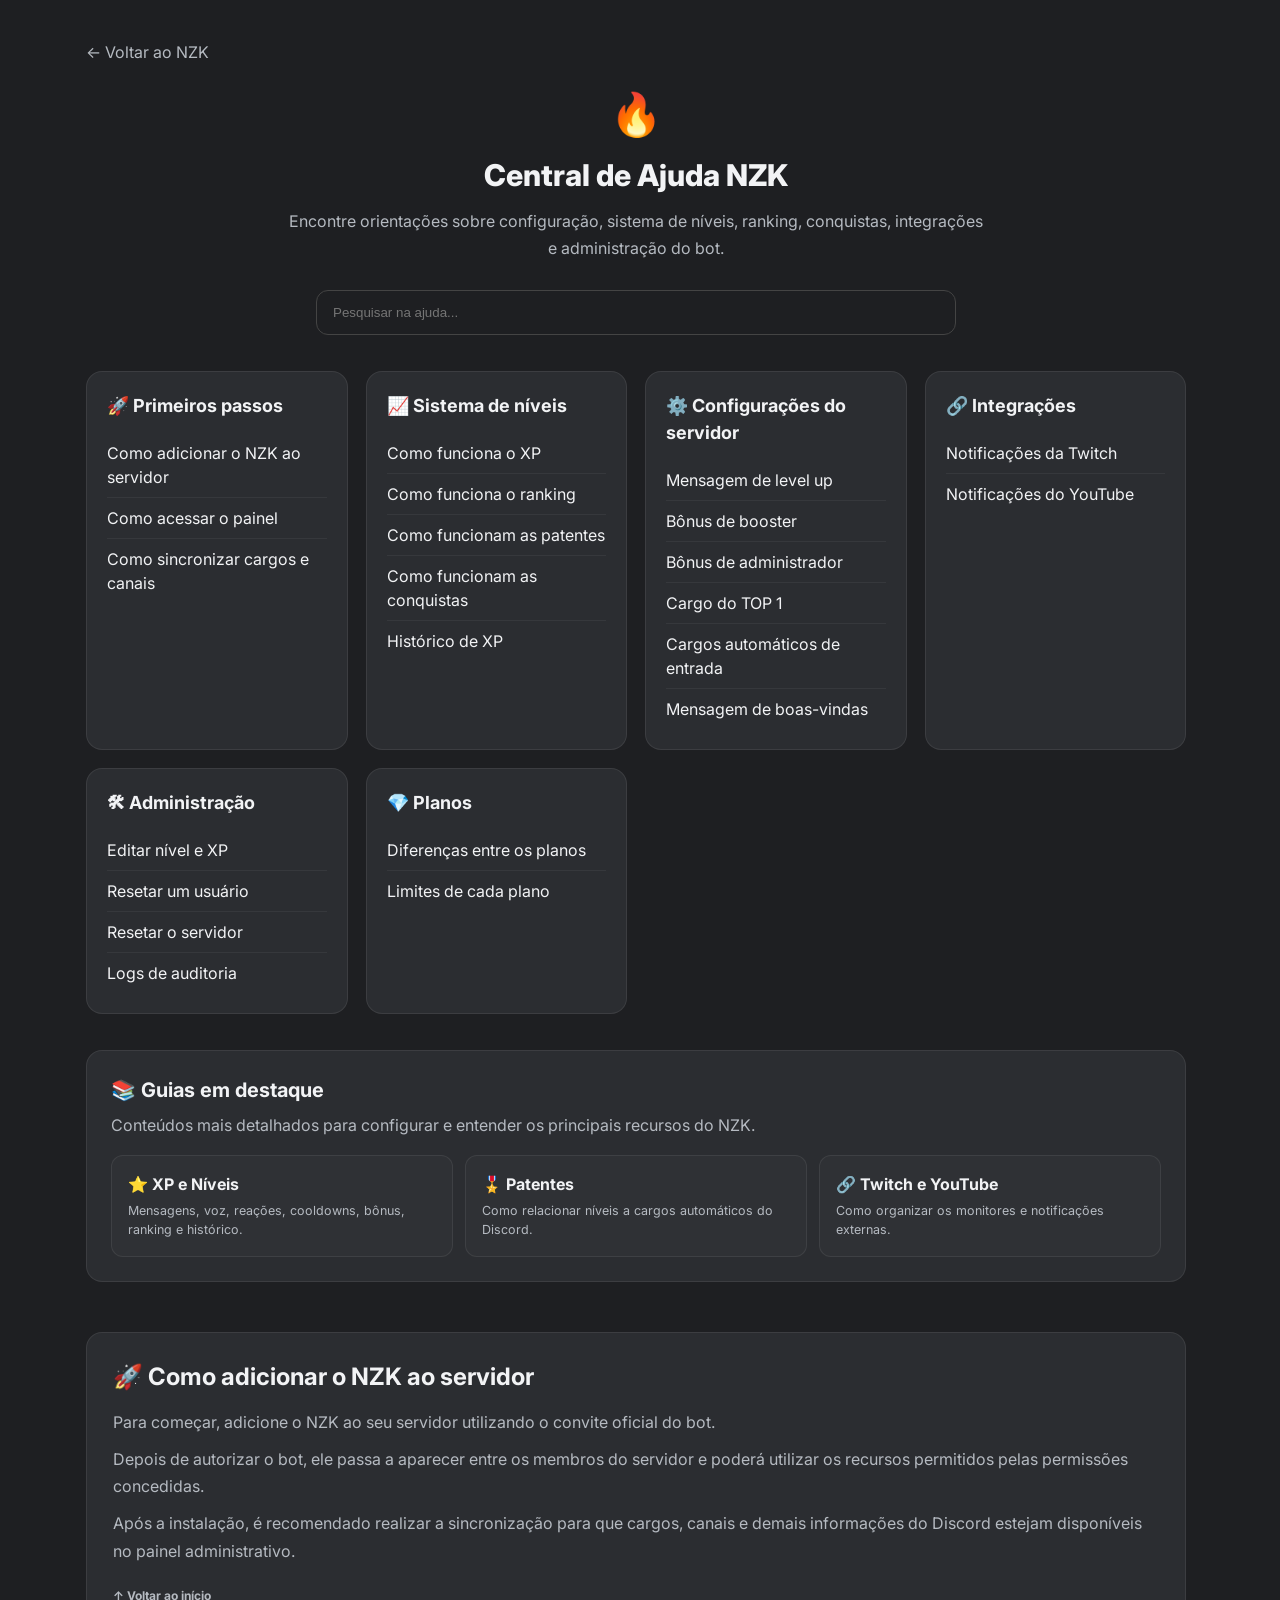
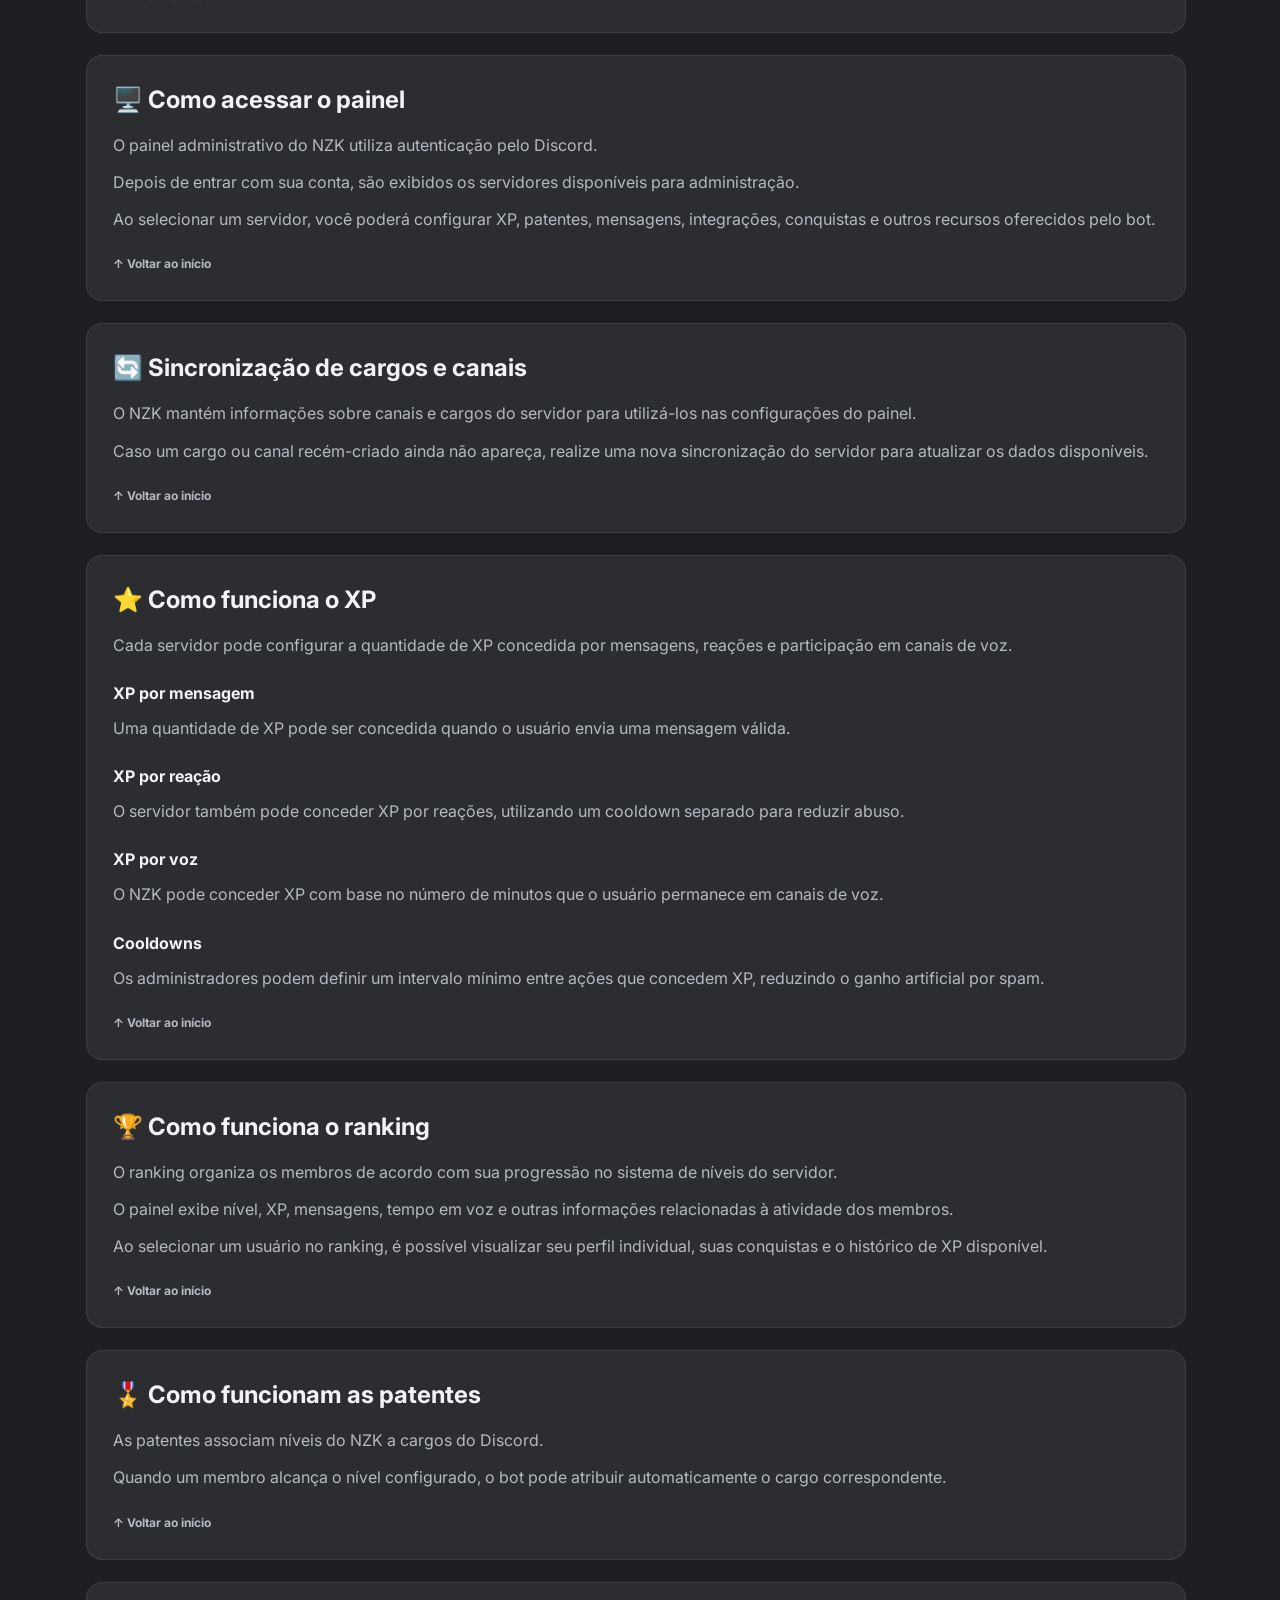
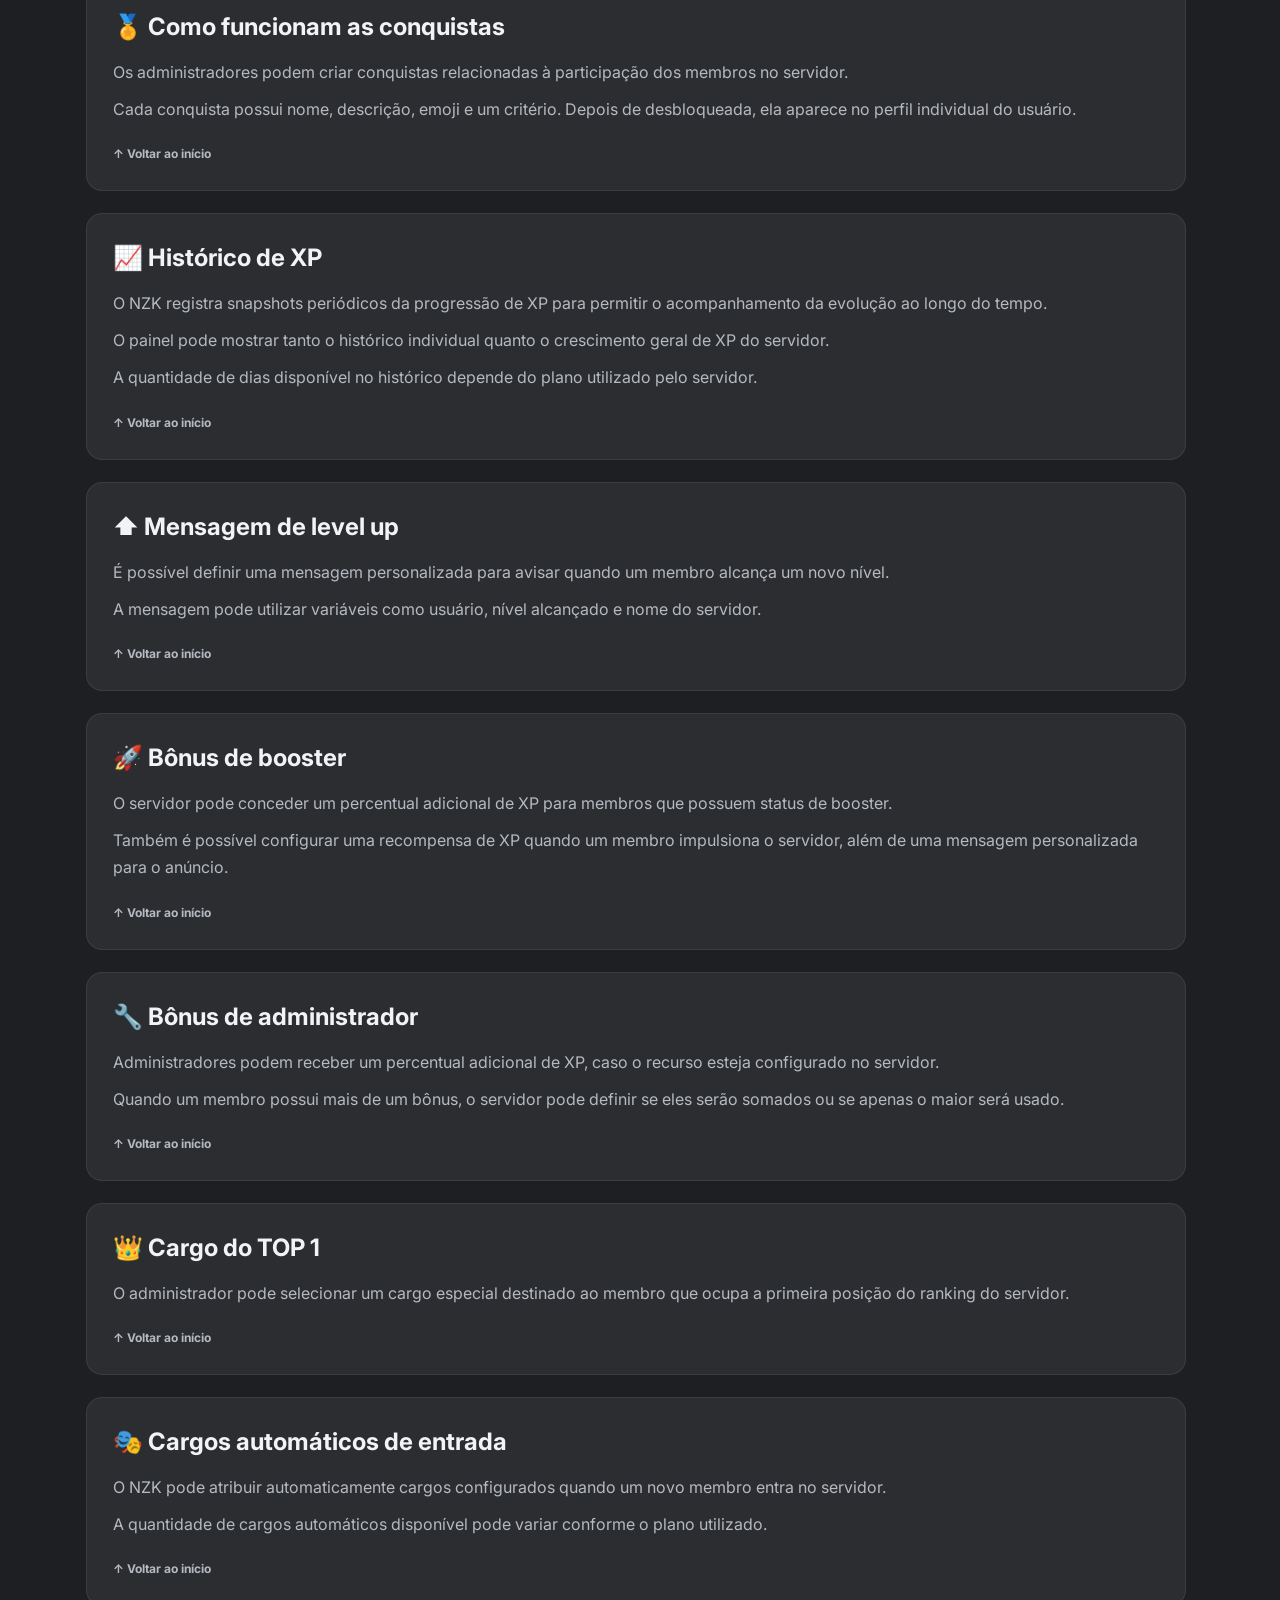
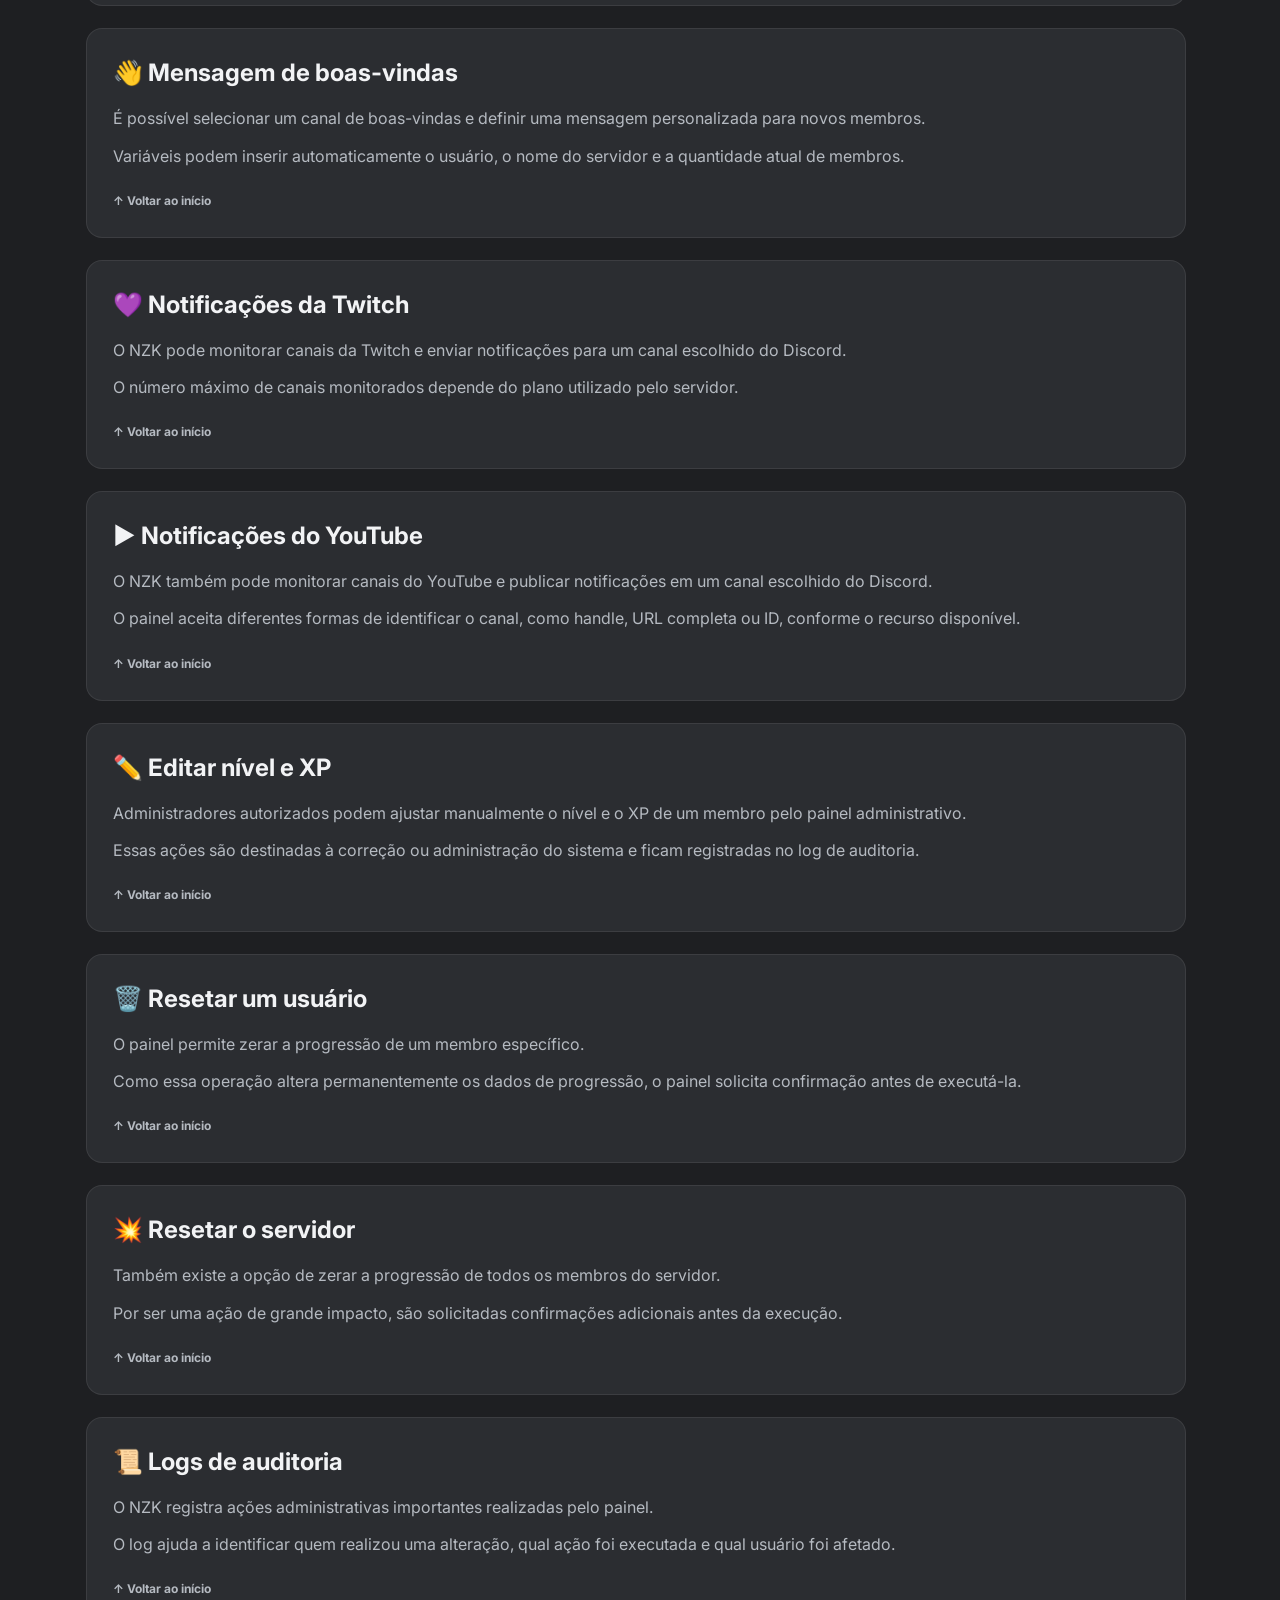
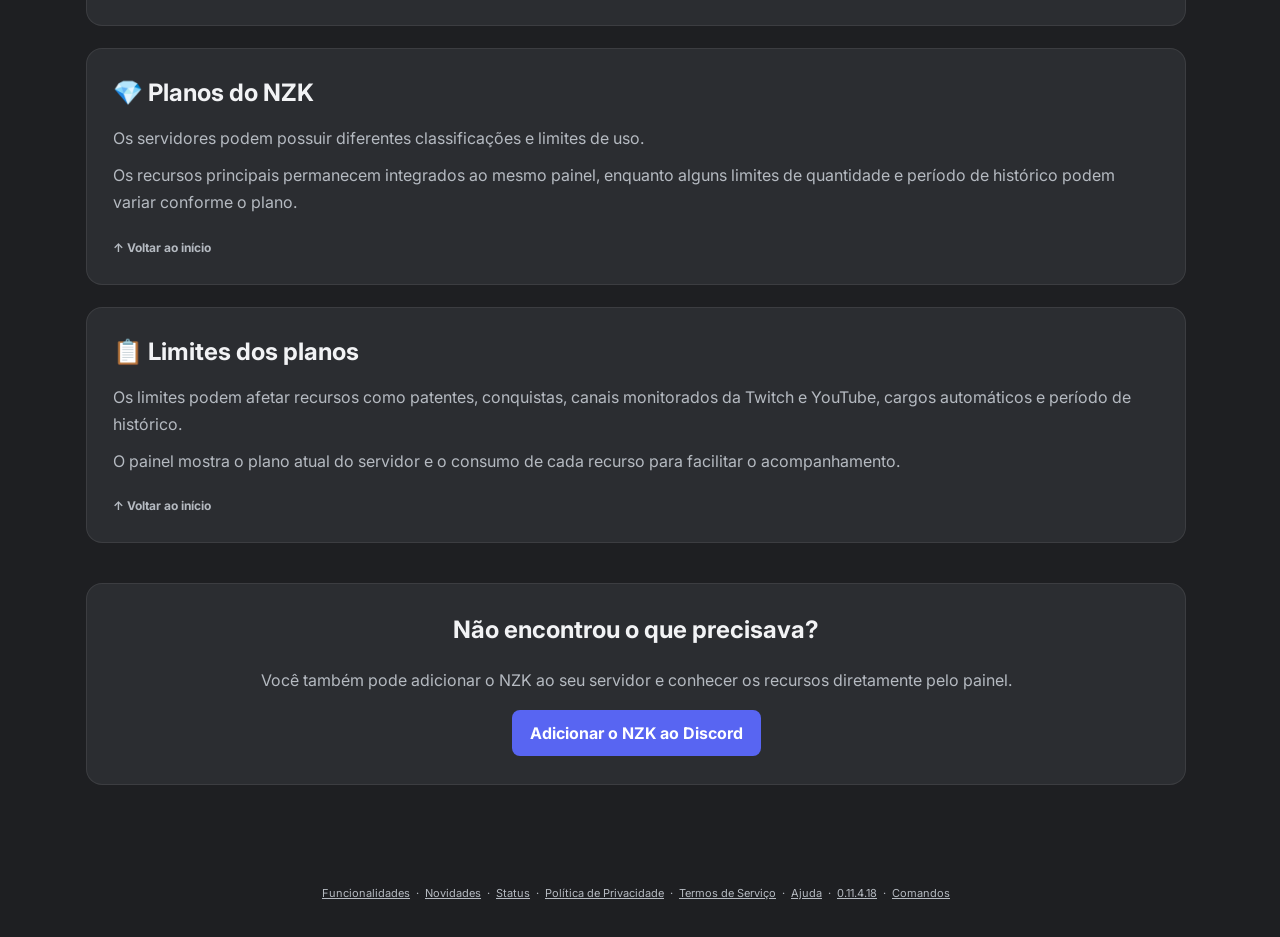
<file: ajuda.html>
<!DOCTYPE html>
<html lang="pt-BR">
<head>
    <meta charset="UTF-8">
    <meta name="viewport" content="width=device-width, initial-scale=1.0">
    <title>Ajuda | NZK</title>
    <meta name="description" content="Central de ajuda do NZK. Encontre guias sobre XP, ranking, patentes, conquistas, integrações, histórico e administração do bot.">
    <link rel="icon" href="data:image/svg+xml,<svg xmlns=%22http://www.w3.org/2000/svg%22 viewBox=%220 0 100 100%22><text y=%22.9em%22 font-size=%2290%22>🔥</text></svg>">
    <link href="https://fonts.googleapis.com/css2?family=Inter:wght@400;600;800&display=swap" rel="stylesheet">
    <link rel="stylesheet" href="css/style.css">
	<script async src="https://pagead2.googlesyndication.com/pagead/js/adsbygoogle.js?client=ca-pub-8816082473901477" crossorigin="anonymous"></script>

    <style>
        .help-featured-guides{margin:36px 0 0;padding:24px;background:var(--sidebar);border:1px solid rgba(255,255,255,.08);border-radius:16px}
        .help-featured-guides h2{margin:0 0 8px;font-size:20px}.help-featured-guides>p{margin:0 0 18px;color:var(--text-muted)}
        .help-guide-links{display:grid;grid-template-columns:repeat(auto-fit,minmax(220px,1fr));gap:12px}.help-guide-links a{display:flex;flex-direction:column;gap:6px;padding:16px;background:rgba(255,255,255,.025);border:1px solid rgba(255,255,255,.07);border-radius:12px;text-decoration:none;color:var(--text-main)}
        .help-guide-links a:hover{border-color:var(--accent)}.help-guide-links span{font-size:12.5px;color:var(--text-muted);line-height:1.5}
    </style>

    <script src="/js/config.js"></script>
    <script src="/js/footer.js"></script>
    <script src="/js/site-info.js"></script>
</head>
<body>
    <main class="help-page" id="topo">
        <nav class="help-topbar" aria-label="Navegação da ajuda">
            <a href="/" class="help-back">← Voltar ao NZK</a>
        </nav>

        <section class="help-hero">
            <div class="help-icon">🔥</div>
            <h1>Central de Ajuda NZK</h1>
            <p>
                Encontre orientações sobre configuração, sistema de níveis,
                ranking, conquistas, integrações e administração do bot.
            </p>

            <div class="help-search">
                <input
                    type="search"
                    id="helpSearch"
                    placeholder="Pesquisar na ajuda..."
                    autocomplete="off"
                    aria-label="Pesquisar na central de ajuda"
                >
            </div>
        </section>

        <section class="help-grid" id="helpGrid" aria-label="Categorias da central de ajuda">
            <article class="help-card">
                <h2>🚀 Primeiros passos</h2>
                <a href="#primeiros-passos">Como adicionar o NZK ao servidor</a>
                <a href="#painel">Como acessar o painel</a>
                <a href="#sincronizacao">Como sincronizar cargos e canais</a>
            </article>

            <article class="help-card">
                <h2>📈 Sistema de níveis</h2>
                <a href="#xp">Como funciona o XP</a>
                <a href="#ranking">Como funciona o ranking</a>
                <a href="#patentes">Como funcionam as patentes</a>
                <a href="#conquistas">Como funcionam as conquistas</a>
                <a href="#historico">Histórico de XP</a>
            </article>

            <article class="help-card">
                <h2>⚙️ Configurações do servidor</h2>
                <a href="#level-up">Mensagem de level up</a>
                <a href="#booster">Bônus de booster</a>
                <a href="#admin-xp">Bônus de administrador</a>
                <a href="#top1">Cargo do TOP 1</a>
                <a href="#cargos-entrada">Cargos automáticos de entrada</a>
                <a href="#boas-vindas">Mensagem de boas-vindas</a>
            </article>

            <article class="help-card">
                <h2>🔗 Integrações</h2>
                <a href="#twitch">Notificações da Twitch</a>
                <a href="#youtube">Notificações do YouTube</a>
            </article>

            <article class="help-card">
                <h2>🛠 Administração</h2>
                <a href="#editar-usuario">Editar nível e XP</a>
                <a href="#reset-usuario">Resetar um usuário</a>
                <a href="#reset-servidor">Resetar o servidor</a>
                <a href="#auditoria">Logs de auditoria</a>
            </article>

            <article class="help-card">
                <h2>💎 Planos</h2>
                <a href="#planos">Diferenças entre os planos</a>
                <a href="#limites">Limites de cada plano</a>
            </article>
        </section>


        <section class="help-featured-guides" aria-label="Guias em destaque">
            <h2>📚 Guias em destaque</h2>
            <p>Conteúdos mais detalhados para configurar e entender os principais recursos do NZK.</p>
            <div class="help-guide-links">
                <a href="/guia-xp.html"><strong>⭐ XP e Níveis</strong><span>Mensagens, voz, reações, cooldowns, bônus, ranking e histórico.</span></a>
                <a href="/guia-patentes.html"><strong>🎖️ Patentes</strong><span>Como relacionar níveis a cargos automáticos do Discord.</span></a>
                <a href="/guia-twitch-youtube.html"><strong>🔗 Twitch e YouTube</strong><span>Como organizar os monitores e notificações externas.</span></a>
            </div>
        </section>

        <div id="helpNoResults" class="help-no-results" hidden>
            Nenhum tópico encontrado para essa pesquisa.
        </div>

        <section class="help-content" id="helpContent">
            <article class="help-article" id="primeiros-passos">
                <h2>🚀 Como adicionar o NZK ao servidor</h2>
                <p>Para começar, adicione o NZK ao seu servidor utilizando o convite oficial do bot.</p>
                <p>Depois de autorizar o bot, ele passa a aparecer entre os membros do servidor e poderá utilizar os recursos permitidos pelas permissões concedidas.</p>
                <p>Após a instalação, é recomendado realizar a sincronização para que cargos, canais e demais informações do Discord estejam disponíveis no painel administrativo.</p>
                <a class="help-return" href="#topo">↑ Voltar ao início</a>
            </article>

            <article class="help-article" id="painel">
                <h2>🖥️ Como acessar o painel</h2>
                <p>O painel administrativo do NZK utiliza autenticação pelo Discord.</p>
                <p>Depois de entrar com sua conta, são exibidos os servidores disponíveis para administração.</p>
                <p>Ao selecionar um servidor, você poderá configurar XP, patentes, mensagens, integrações, conquistas e outros recursos oferecidos pelo bot.</p>
                <a class="help-return" href="#topo">↑ Voltar ao início</a>
            </article>

            <article class="help-article" id="sincronizacao">
                <h2>🔄 Sincronização de cargos e canais</h2>
                <p>O NZK mantém informações sobre canais e cargos do servidor para utilizá-los nas configurações do painel.</p>
                <p>Caso um cargo ou canal recém-criado ainda não apareça, realize uma nova sincronização do servidor para atualizar os dados disponíveis.</p>
                <a class="help-return" href="#topo">↑ Voltar ao início</a>
            </article>

            <article class="help-article" id="xp">
                <h2>⭐ Como funciona o XP</h2>
                <p>Cada servidor pode configurar a quantidade de XP concedida por mensagens, reações e participação em canais de voz.</p>
                <h3>XP por mensagem</h3>
                <p>Uma quantidade de XP pode ser concedida quando o usuário envia uma mensagem válida.</p>
                <h3>XP por reação</h3>
                <p>O servidor também pode conceder XP por reações, utilizando um cooldown separado para reduzir abuso.</p>
                <h3>XP por voz</h3>
                <p>O NZK pode conceder XP com base no número de minutos que o usuário permanece em canais de voz.</p>
                <h3>Cooldowns</h3>
                <p>Os administradores podem definir um intervalo mínimo entre ações que concedem XP, reduzindo o ganho artificial por spam.</p>
                <a class="help-return" href="#topo">↑ Voltar ao início</a>
            </article>

            <article class="help-article" id="ranking">
                <h2>🏆 Como funciona o ranking</h2>
                <p>O ranking organiza os membros de acordo com sua progressão no sistema de níveis do servidor.</p>
                <p>O painel exibe nível, XP, mensagens, tempo em voz e outras informações relacionadas à atividade dos membros.</p>
                <p>Ao selecionar um usuário no ranking, é possível visualizar seu perfil individual, suas conquistas e o histórico de XP disponível.</p>
                <a class="help-return" href="#topo">↑ Voltar ao início</a>
            </article>

            <article class="help-article" id="patentes">
                <h2>🎖️ Como funcionam as patentes</h2>
                <p>As patentes associam níveis do NZK a cargos do Discord.</p>
                <p>Quando um membro alcança o nível configurado, o bot pode atribuir automaticamente o cargo correspondente.</p>
                <a class="help-return" href="#topo">↑ Voltar ao início</a>
            </article>

            <article class="help-article" id="conquistas">
                <h2>🏅 Como funcionam as conquistas</h2>
                <p>Os administradores podem criar conquistas relacionadas à participação dos membros no servidor.</p>
                <p>Cada conquista possui nome, descrição, emoji e um critério. Depois de desbloqueada, ela aparece no perfil individual do usuário.</p>
                <a class="help-return" href="#topo">↑ Voltar ao início</a>
            </article>

            <article class="help-article" id="historico">
                <h2>📈 Histórico de XP</h2>
                <p>O NZK registra snapshots periódicos da progressão de XP para permitir o acompanhamento da evolução ao longo do tempo.</p>
                <p>O painel pode mostrar tanto o histórico individual quanto o crescimento geral de XP do servidor.</p>
                <p>A quantidade de dias disponível no histórico depende do plano utilizado pelo servidor.</p>
                <a class="help-return" href="#topo">↑ Voltar ao início</a>
            </article>

            <article class="help-article" id="level-up">
                <h2>⬆️ Mensagem de level up</h2>
                <p>É possível definir uma mensagem personalizada para avisar quando um membro alcança um novo nível.</p>
                <p>A mensagem pode utilizar variáveis como usuário, nível alcançado e nome do servidor.</p>
                <a class="help-return" href="#topo">↑ Voltar ao início</a>
            </article>

            <article class="help-article" id="booster">
                <h2>🚀 Bônus de booster</h2>
                <p>O servidor pode conceder um percentual adicional de XP para membros que possuem status de booster.</p>
                <p>Também é possível configurar uma recompensa de XP quando um membro impulsiona o servidor, além de uma mensagem personalizada para o anúncio.</p>
                <a class="help-return" href="#topo">↑ Voltar ao início</a>
            </article>

            <article class="help-article" id="admin-xp">
                <h2>🔧 Bônus de administrador</h2>
                <p>Administradores podem receber um percentual adicional de XP, caso o recurso esteja configurado no servidor.</p>
                <p>Quando um membro possui mais de um bônus, o servidor pode definir se eles serão somados ou se apenas o maior será usado.</p>
                <a class="help-return" href="#topo">↑ Voltar ao início</a>
            </article>

            <article class="help-article" id="top1">
                <h2>👑 Cargo do TOP 1</h2>
                <p>O administrador pode selecionar um cargo especial destinado ao membro que ocupa a primeira posição do ranking do servidor.</p>
                <a class="help-return" href="#topo">↑ Voltar ao início</a>
            </article>

            <article class="help-article" id="cargos-entrada">
                <h2>🎭 Cargos automáticos de entrada</h2>
                <p>O NZK pode atribuir automaticamente cargos configurados quando um novo membro entra no servidor.</p>
                <p>A quantidade de cargos automáticos disponível pode variar conforme o plano utilizado.</p>
                <a class="help-return" href="#topo">↑ Voltar ao início</a>
            </article>

            <article class="help-article" id="boas-vindas">
                <h2>👋 Mensagem de boas-vindas</h2>
                <p>É possível selecionar um canal de boas-vindas e definir uma mensagem personalizada para novos membros.</p>
                <p>Variáveis podem inserir automaticamente o usuário, o nome do servidor e a quantidade atual de membros.</p>
                <a class="help-return" href="#topo">↑ Voltar ao início</a>
            </article>

            <article class="help-article" id="twitch">
                <h2>💜 Notificações da Twitch</h2>
                <p>O NZK pode monitorar canais da Twitch e enviar notificações para um canal escolhido do Discord.</p>
                <p>O número máximo de canais monitorados depende do plano utilizado pelo servidor.</p>
                <a class="help-return" href="#topo">↑ Voltar ao início</a>
            </article>

            <article class="help-article" id="youtube">
                <h2>▶️ Notificações do YouTube</h2>
                <p>O NZK também pode monitorar canais do YouTube e publicar notificações em um canal escolhido do Discord.</p>
                <p>O painel aceita diferentes formas de identificar o canal, como handle, URL completa ou ID, conforme o recurso disponível.</p>
                <a class="help-return" href="#topo">↑ Voltar ao início</a>
            </article>

            <article class="help-article" id="editar-usuario">
                <h2>✏️ Editar nível e XP</h2>
                <p>Administradores autorizados podem ajustar manualmente o nível e o XP de um membro pelo painel administrativo.</p>
                <p>Essas ações são destinadas à correção ou administração do sistema e ficam registradas no log de auditoria.</p>
                <a class="help-return" href="#topo">↑ Voltar ao início</a>
            </article>

            <article class="help-article" id="reset-usuario">
                <h2>🗑️ Resetar um usuário</h2>
                <p>O painel permite zerar a progressão de um membro específico.</p>
                <p>Como essa operação altera permanentemente os dados de progressão, o painel solicita confirmação antes de executá-la.</p>
                <a class="help-return" href="#topo">↑ Voltar ao início</a>
            </article>

            <article class="help-article" id="reset-servidor">
                <h2>💥 Resetar o servidor</h2>
                <p>Também existe a opção de zerar a progressão de todos os membros do servidor.</p>
                <p>Por ser uma ação de grande impacto, são solicitadas confirmações adicionais antes da execução.</p>
                <a class="help-return" href="#topo">↑ Voltar ao início</a>
            </article>

            <article class="help-article" id="auditoria">
                <h2>📜 Logs de auditoria</h2>
                <p>O NZK registra ações administrativas importantes realizadas pelo painel.</p>
                <p>O log ajuda a identificar quem realizou uma alteração, qual ação foi executada e qual usuário foi afetado.</p>
                <a class="help-return" href="#topo">↑ Voltar ao início</a>
            </article>

            <article class="help-article" id="planos">
                <h2>💎 Planos do NZK</h2>
                <p>Os servidores podem possuir diferentes classificações e limites de uso.</p>
                <p>Os recursos principais permanecem integrados ao mesmo painel, enquanto alguns limites de quantidade e período de histórico podem variar conforme o plano.</p>
                <a class="help-return" href="#topo">↑ Voltar ao início</a>
            </article>

            <article class="help-article" id="limites">
                <h2>📋 Limites dos planos</h2>
                <p>Os limites podem afetar recursos como patentes, conquistas, canais monitorados da Twitch e YouTube, cargos automáticos e período de histórico.</p>
                <p>O painel mostra o plano atual do servidor e o consumo de cada recurso para facilitar o acompanhamento.</p>
                <a class="help-return" href="#topo">↑ Voltar ao início</a>
            </article>
        </section>

        <section class="help-footer">
            <h2>Não encontrou o que precisava?</h2>
            <p>Você também pode adicionar o NZK ao seu servidor e conhecer os recursos diretamente pelo painel.</p>
            <a class="help-cta" href="/invite">Adicionar o NZK ao Discord</a>
        </section>
    </main>

    <script>
        const searchInput = document.getElementById('helpSearch');
        const cards = [...document.querySelectorAll('.help-card')];
        const articles = [...document.querySelectorAll('.help-article')];
        const noResults = document.getElementById('helpNoResults');

        const normalizar = (texto) => texto
            .normalize('NFD')
            .replace(/[\u0300-\u036f]/g, '')
            .toLowerCase();

        searchInput.addEventListener('input', () => {
            const termo = normalizar(searchInput.value.trim());
            let encontrados = 0;

            cards.forEach(card => {
                const exibir = !termo || normalizar(card.innerText).includes(termo);
                card.style.display = exibir ? '' : 'none';
                if (exibir && termo) encontrados++;
            });

            articles.forEach(article => {
                const exibir = !termo || normalizar(article.innerText).includes(termo);
                article.style.display = exibir ? '' : 'none';
                if (exibir && termo) encontrados++;
            });

            noResults.hidden = !termo || encontrados > 0;
        });
    </script>
    <div data-nzk-footer></div>
</body>
</html>
</file>
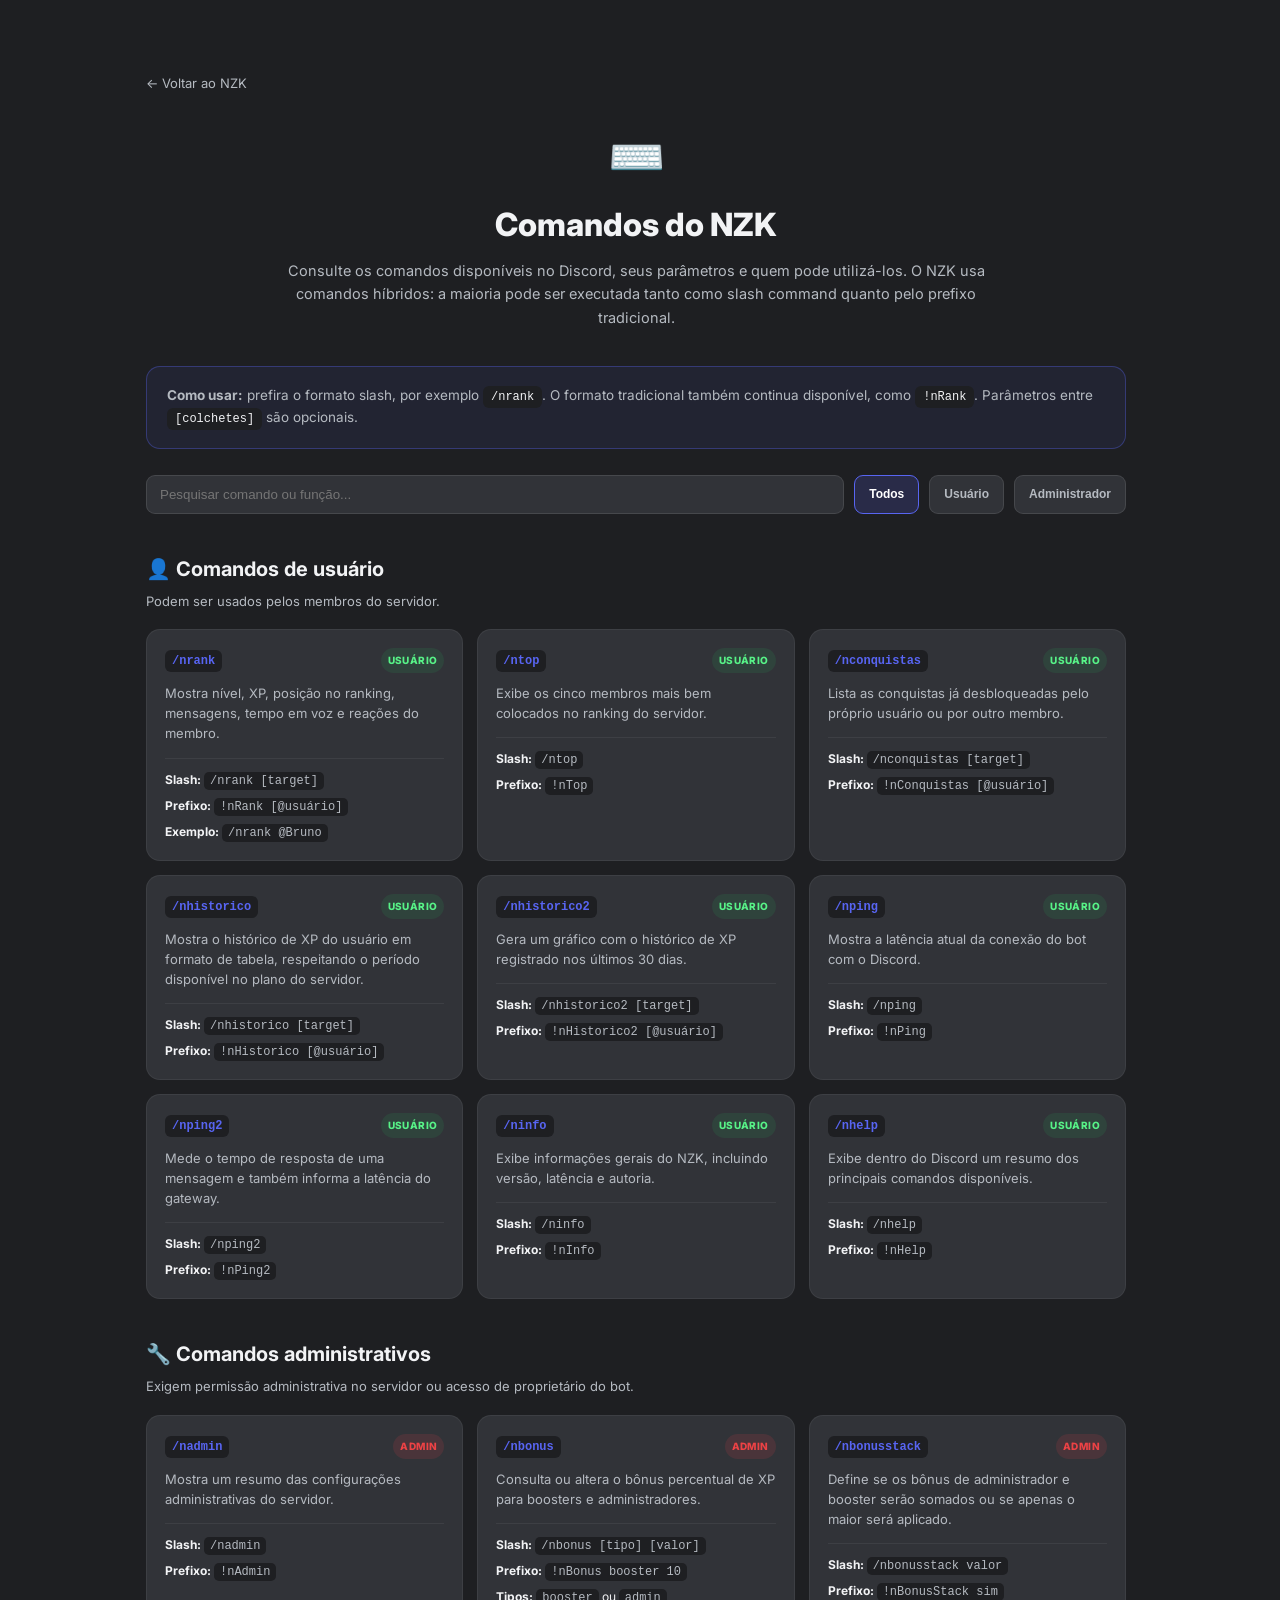
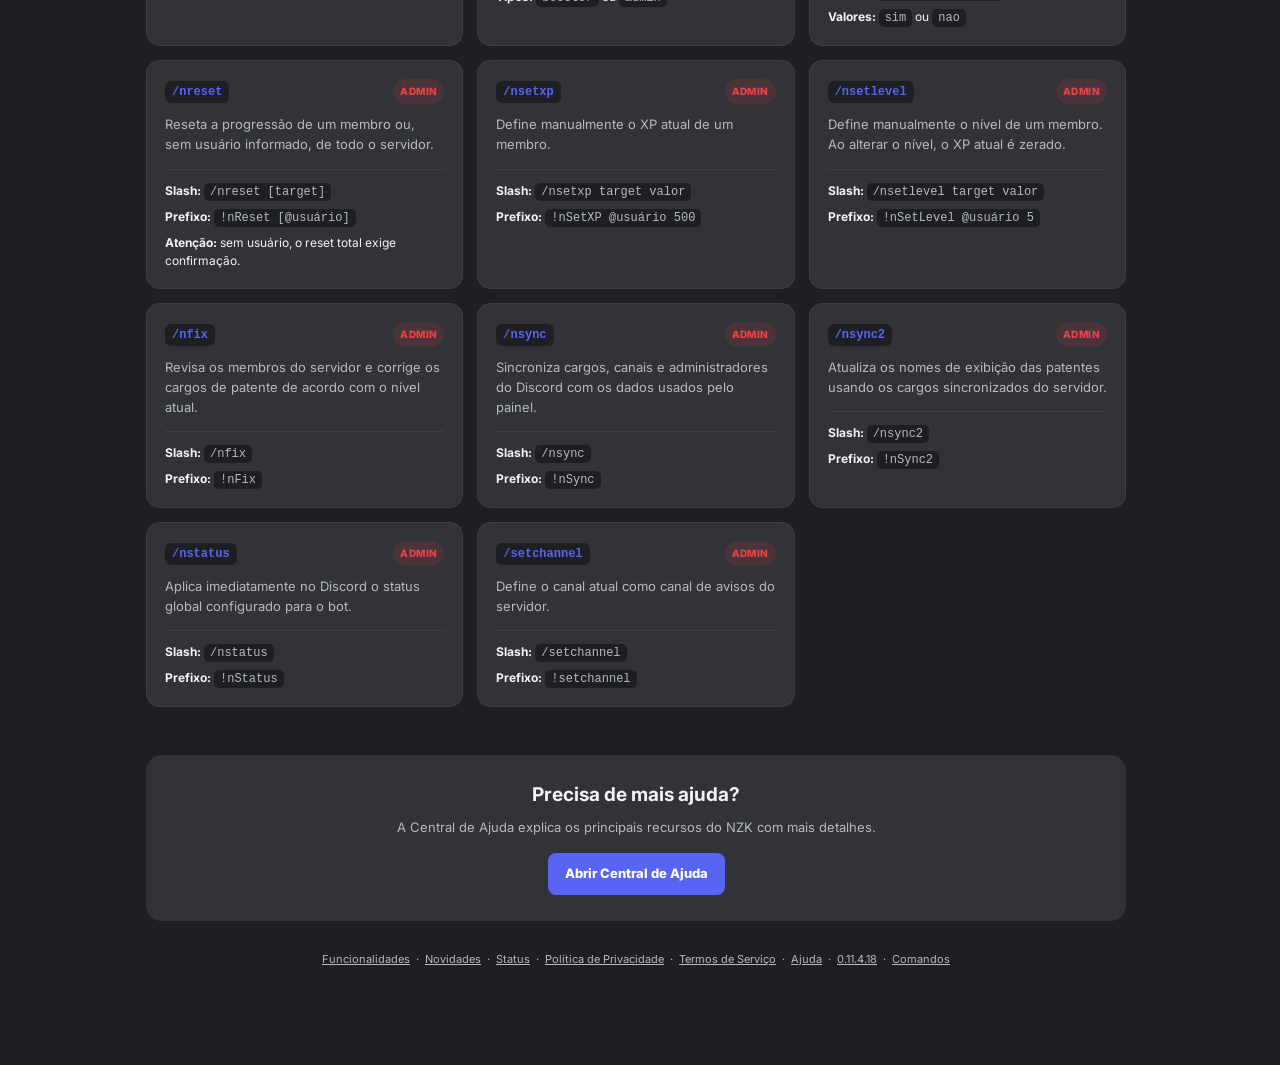
<file: comandos.html>
<!DOCTYPE html>
<html lang="pt-BR">
<head>
    <meta charset="UTF-8">
    <meta name="viewport" content="width=device-width, initial-scale=1.0">

    <title>Comandos | NZK</title>
    <meta name="description" content="Lista de comandos do NZK para Discord, com uso, parâmetros, permissões e exemplos para usuários e administradores.">

    <link rel="icon" href="data:image/svg+xml,<svg xmlns=%22http://www.w3.org/2000/svg%22 viewBox=%220 0 100 100%22><text y=%22.9em%22 font-size=%2290%22>🔥</text></svg>">
    <link href="https://fonts.googleapis.com/css2?family=Inter:wght@400;600;800&display=swap" rel="stylesheet">
    <link rel="stylesheet" href="/css/style.css">

    <script async src="https://pagead2.googlesyndication.com/pagead/js/adsbygoogle.js?client=ca-pub-8816082473901477" crossorigin="anonymous"></script>

    <script src="/js/config.js"></script>
    <script src="/js/footer.js"></script>
    <script src="/js/site-info.js"></script>

    <style>
        .commands-page {
            max-width: 980px;
            margin: 0 auto;
            padding: 50px 24px 80px;
        }

        .back-link {
            display: inline-block;
            margin-bottom: 28px;
            color: var(--text-muted);
            text-decoration: none;
            font-size: 13px;
        }

        .back-link:hover {
            color: var(--text-main);
        }

        .commands-hero {
            text-align: center;
            margin-bottom: 36px;
        }

        .commands-hero .emoji {
            font-size: 46px;
            margin-bottom: 10px;
        }

        .commands-hero h1 {
            margin: 0 0 10px;
            font-size: 32px;
        }

        .commands-hero p {
            max-width: 700px;
            margin: 0 auto;
            color: var(--text-muted);
            line-height: 1.65;
            font-size: 14.5px;
        }

        .command-note {
            margin: 26px 0;
            padding: 18px 20px;
            border: 1px solid rgba(88,101,242,.35);
            background: rgba(88,101,242,.08);
            border-radius: 14px;
            color: var(--text-muted);
            font-size: 13.5px;
            line-height: 1.6;
        }

        .command-note code {
            color: var(--text-main);
        }

        .commands-tools {
            display: flex;
            gap: 10px;
            flex-wrap: wrap;
            margin-bottom: 30px;
        }

        .commands-search {
            flex: 1;
            min-width: 230px;
            padding: 11px 13px;
            border: 1px solid rgba(255,255,255,.10);
            background: var(--card);
            color: var(--text-main);
            border-radius: 9px;
            outline: none;
        }

        .commands-search:focus {
            border-color: var(--accent);
        }

        .filter-btn {
            border: 1px solid rgba(255,255,255,.10);
            background: var(--card);
            color: var(--text-muted);
            padding: 10px 14px;
            border-radius: 9px;
            cursor: pointer;
            font-weight: 700;
            font-size: 12px;
        }

        .filter-btn.active,
        .filter-btn:hover {
            color: white;
            border-color: var(--accent);
            background: rgba(88,101,242,.18);
        }

        .commands-section {
            margin-top: 40px;
        }

        .commands-section h2 {
            display: flex;
            align-items: center;
            gap: 9px;
            margin: 0 0 8px;
            font-size: 20px;
        }

        .commands-section > p {
            color: var(--text-muted);
            font-size: 13px;
            margin: 0 0 18px;
        }

        .command-grid {
            display: grid;
            grid-template-columns: repeat(auto-fit, minmax(290px, 1fr));
            gap: 14px;
        }

        .command-card {
            background: var(--card);
            border: 1px solid rgba(255,255,255,.06);
            border-radius: 14px;
            padding: 18px;
            transition: border-color .15s ease, transform .15s ease;
        }

        .command-card:hover {
            border-color: rgba(88,101,242,.55);
            transform: translateY(-1px);
        }

        .command-card.hidden {
            display: none;
        }

        .command-head {
            display: flex;
            justify-content: space-between;
            align-items: flex-start;
            gap: 12px;
            margin-bottom: 10px;
        }

        .command-name {
            font-size: 15px;
            font-weight: 800;
            color: var(--text-main);
        }

        .command-name code {
            color: var(--accent);
            background: #1e1f22;
            padding: 4px 7px;
            border-radius: 6px;
        }

        .badge {
            flex-shrink: 0;
            font-size: 10px;
            font-weight: 800;
            text-transform: uppercase;
            letter-spacing: .4px;
            padding: 5px 7px;
            border-radius: 20px;
        }

        .badge.user {
            background: rgba(35,165,89,.14);
            color: #57f287;
        }

        .badge.admin {
            background: rgba(237,66,69,.13);
            color: #ed4245;
        }

        .command-description {
            color: var(--text-muted);
            font-size: 13px;
            line-height: 1.55;
            margin-bottom: 14px;
        }

        .command-meta {
            border-top: 1px solid rgba(255,255,255,.06);
            padding-top: 12px;
            display: grid;
            gap: 7px;
            font-size: 12px;
        }

        .command-meta strong {
            color: var(--text-main);
        }

        .command-meta code {
            color: var(--text-muted);
            background: #1e1f22;
            padding: 2px 6px;
            border-radius: 5px;
            overflow-wrap: anywhere;
        }

        .empty-search {
            display: none;
            padding: 35px 20px;
            text-align: center;
            color: var(--text-muted);
            background: var(--card);
            border-radius: 14px;
            margin-top: 20px;
        }

        .commands-bottom {
            margin-top: 48px;
            padding: 26px;
            text-align: center;
            background: var(--card);
            border-radius: 16px;
        }

        .commands-bottom h2 {
            margin: 0 0 8px;
            font-size: 19px;
        }

        .commands-bottom p {
            color: var(--text-muted);
            font-size: 13px;
            margin: 0 0 16px;
        }

        .commands-bottom a {
            display: inline-block;
            color: white;
            background: var(--accent);
            text-decoration: none;
            font-size: 13px;
            font-weight: 800;
            padding: 11px 17px;
            border-radius: 8px;
        }

        @media (max-width: 640px) {
            .commands-page {
                padding: 32px 14px 60px;
            }

            .commands-hero h1 {
                font-size: 26px;
            }

            .commands-tools {
                flex-direction: column;
            }

            .commands-search {
                width: 100%;
                box-sizing: border-box;
            }

            .filter-btn {
                width: 100%;
            }
        }
    </style>
</head>

<body>
<main class="commands-page">
    <a class="back-link" href="/">← Voltar ao NZK</a>

    <section class="commands-hero">
        <div class="emoji">⌨️</div>
        <h1>Comandos do NZK</h1>
        <p>
            Consulte os comandos disponíveis no Discord, seus parâmetros e quem pode utilizá-los.
            O NZK usa comandos híbridos: a maioria pode ser executada tanto como slash command quanto pelo prefixo tradicional.
        </p>
    </section>

    <div class="command-note">
        <strong>Como usar:</strong>
        prefira o formato slash, por exemplo <code>/nrank</code>.
        O formato tradicional também continua disponível, como <code>!nRank</code>.
        Parâmetros entre <code>[colchetes]</code> são opcionais.
    </div>

    <div class="commands-tools">
        <input
            id="commandSearch"
            class="commands-search"
            type="search"
            placeholder="Pesquisar comando ou função..."
            autocomplete="off"
            aria-label="Pesquisar comandos"
        >
        <button class="filter-btn active" data-filter="all">Todos</button>
        <button class="filter-btn" data-filter="user">Usuário</button>
        <button class="filter-btn" data-filter="admin">Administrador</button>
    </div>

    <section class="commands-section" data-section="user">
        <h2>👤 Comandos de usuário</h2>
        <p>Podem ser usados pelos membros do servidor.</p>

        <div class="command-grid">

            <article class="command-card" data-type="user" data-search="nrank rank nível xp posição ranking usuário membro">
                <div class="command-head">
                    <div class="command-name"><code>/nrank</code></div>
                    <span class="badge user">Usuário</span>
                </div>
                <div class="command-description">Mostra nível, XP, posição no ranking, mensagens, tempo em voz e reações do membro.</div>
                <div class="command-meta">
                    <div><strong>Slash:</strong> <code>/nrank [target]</code></div>
                    <div><strong>Prefixo:</strong> <code>!nRank [@usuário]</code></div>
                    <div><strong>Exemplo:</strong> <code>/nrank @Bruno</code></div>
                </div>
            </article>

            <article class="command-card" data-type="user" data-search="ntop top top 5 ranking servidor posições">
                <div class="command-head">
                    <div class="command-name"><code>/ntop</code></div>
                    <span class="badge user">Usuário</span>
                </div>
                <div class="command-description">Exibe os cinco membros mais bem colocados no ranking do servidor.</div>
                <div class="command-meta">
                    <div><strong>Slash:</strong> <code>/ntop</code></div>
                    <div><strong>Prefixo:</strong> <code>!nTop</code></div>
                </div>
            </article>

            <article class="command-card" data-type="user" data-search="nconquistas conquistas medalhas desbloqueadas usuário membro">
                <div class="command-head">
                    <div class="command-name"><code>/nconquistas</code></div>
                    <span class="badge user">Usuário</span>
                </div>
                <div class="command-description">Lista as conquistas já desbloqueadas pelo próprio usuário ou por outro membro.</div>
                <div class="command-meta">
                    <div><strong>Slash:</strong> <code>/nconquistas [target]</code></div>
                    <div><strong>Prefixo:</strong> <code>!nConquistas [@usuário]</code></div>
                </div>
            </article>

            <article class="command-card" data-type="user" data-search="nhistorico histórico xp tabela registros evolução">
                <div class="command-head">
                    <div class="command-name"><code>/nhistorico</code></div>
                    <span class="badge user">Usuário</span>
                </div>
                <div class="command-description">Mostra o histórico de XP do usuário em formato de tabela, respeitando o período disponível no plano do servidor.</div>
                <div class="command-meta">
                    <div><strong>Slash:</strong> <code>/nhistorico [target]</code></div>
                    <div><strong>Prefixo:</strong> <code>!nHistorico [@usuário]</code></div>
                </div>
            </article>

            <article class="command-card" data-type="user" data-search="nhistorico2 histórico gráfico xp 30 dias evolução">
                <div class="command-head">
                    <div class="command-name"><code>/nhistorico2</code></div>
                    <span class="badge user">Usuário</span>
                </div>
                <div class="command-description">Gera um gráfico com o histórico de XP registrado nos últimos 30 dias.</div>
                <div class="command-meta">
                    <div><strong>Slash:</strong> <code>/nhistorico2 [target]</code></div>
                    <div><strong>Prefixo:</strong> <code>!nHistorico2 [@usuário]</code></div>
                </div>
            </article>

            <article class="command-card" data-type="user" data-search="nping ping latência gateway">
                <div class="command-head">
                    <div class="command-name"><code>/nping</code></div>
                    <span class="badge user">Usuário</span>
                </div>
                <div class="command-description">Mostra a latência atual da conexão do bot com o Discord.</div>
                <div class="command-meta">
                    <div><strong>Slash:</strong> <code>/nping</code></div>
                    <div><strong>Prefixo:</strong> <code>!nPing</code></div>
                </div>
            </article>

            <article class="command-card" data-type="user" data-search="nping2 ping2 latência real ida volta gateway resposta">
                <div class="command-head">
                    <div class="command-name"><code>/nping2</code></div>
                    <span class="badge user">Usuário</span>
                </div>
                <div class="command-description">Mede o tempo de resposta de uma mensagem e também informa a latência do gateway.</div>
                <div class="command-meta">
                    <div><strong>Slash:</strong> <code>/nping2</code></div>
                    <div><strong>Prefixo:</strong> <code>!nPing2</code></div>
                </div>
            </article>

            <article class="command-card" data-type="user" data-search="ninfo informações versão bot versão latência autor">
                <div class="command-head">
                    <div class="command-name"><code>/ninfo</code></div>
                    <span class="badge user">Usuário</span>
                </div>
                <div class="command-description">Exibe informações gerais do NZK, incluindo versão, latência e autoria.</div>
                <div class="command-meta">
                    <div><strong>Slash:</strong> <code>/ninfo</code></div>
                    <div><strong>Prefixo:</strong> <code>!nInfo</code></div>
                </div>
            </article>

            <article class="command-card" data-type="user" data-search="nhelp ajuda help comandos lista">
                <div class="command-head">
                    <div class="command-name"><code>/nhelp</code></div>
                    <span class="badge user">Usuário</span>
                </div>
                <div class="command-description">Exibe dentro do Discord um resumo dos principais comandos disponíveis.</div>
                <div class="command-meta">
                    <div><strong>Slash:</strong> <code>/nhelp</code></div>
                    <div><strong>Prefixo:</strong> <code>!nHelp</code></div>
                </div>
            </article>

        </div>
    </section>

    <section class="commands-section" data-section="admin">
        <h2>🔧 Comandos administrativos</h2>
        <p>Exigem permissão administrativa no servidor ou acesso de proprietário do bot.</p>

        <div class="command-grid">

            <article class="command-card" data-type="admin" data-search="nadmin painel administrativo configurações canal avisos top1 patentes status">
                <div class="command-head">
                    <div class="command-name"><code>/nadmin</code></div>
                    <span class="badge admin">Admin</span>
                </div>
                <div class="command-description">Mostra um resumo das configurações administrativas do servidor.</div>
                <div class="command-meta">
                    <div><strong>Slash:</strong> <code>/nadmin</code></div>
                    <div><strong>Prefixo:</strong> <code>!nAdmin</code></div>
                </div>
            </article>

            <article class="command-card" data-type="admin" data-search="nbonus bônus xp booster admin percentual">
                <div class="command-head">
                    <div class="command-name"><code>/nbonus</code></div>
                    <span class="badge admin">Admin</span>
                </div>
                <div class="command-description">Consulta ou altera o bônus percentual de XP para boosters e administradores.</div>
                <div class="command-meta">
                    <div><strong>Slash:</strong> <code>/nbonus [tipo] [valor]</code></div>
                    <div><strong>Prefixo:</strong> <code>!nBonus booster 10</code></div>
                    <div><strong>Tipos:</strong> <code>booster</code> ou <code>admin</code></div>
                </div>
            </article>

            <article class="command-card" data-type="admin" data-search="nbonusstack bônus stack somar maior admin booster">
                <div class="command-head">
                    <div class="command-name"><code>/nbonusstack</code></div>
                    <span class="badge admin">Admin</span>
                </div>
                <div class="command-description">Define se os bônus de administrador e booster serão somados ou se apenas o maior será aplicado.</div>
                <div class="command-meta">
                    <div><strong>Slash:</strong> <code>/nbonusstack valor</code></div>
                    <div><strong>Prefixo:</strong> <code>!nBonusStack sim</code></div>
                    <div><strong>Valores:</strong> <code>sim</code> ou <code>nao</code></div>
                </div>
            </article>

            <article class="command-card" data-type="admin" data-search="nreset reset nível xp usuário todos servidor zerar">
                <div class="command-head">
                    <div class="command-name"><code>/nreset</code></div>
                    <span class="badge admin">Admin</span>
                </div>
                <div class="command-description">Reseta a progressão de um membro ou, sem usuário informado, de todo o servidor.</div>
                <div class="command-meta">
                    <div><strong>Slash:</strong> <code>/nreset [target]</code></div>
                    <div><strong>Prefixo:</strong> <code>!nReset [@usuário]</code></div>
                    <div><strong>Atenção:</strong> sem usuário, o reset total exige confirmação.</div>
                </div>
            </article>

            <article class="command-card" data-type="admin" data-search="nsetxp set xp definir manual usuário">
                <div class="command-head">
                    <div class="command-name"><code>/nsetxp</code></div>
                    <span class="badge admin">Admin</span>
                </div>
                <div class="command-description">Define manualmente o XP atual de um membro.</div>
                <div class="command-meta">
                    <div><strong>Slash:</strong> <code>/nsetxp target valor</code></div>
                    <div><strong>Prefixo:</strong> <code>!nSetXP @usuário 500</code></div>
                </div>
            </article>

            <article class="command-card" data-type="admin" data-search="nsetlevel set level nível definir manual usuário xp zerado">
                <div class="command-head">
                    <div class="command-name"><code>/nsetlevel</code></div>
                    <span class="badge admin">Admin</span>
                </div>
                <div class="command-description">Define manualmente o nível de um membro. Ao alterar o nível, o XP atual é zerado.</div>
                <div class="command-meta">
                    <div><strong>Slash:</strong> <code>/nsetlevel target valor</code></div>
                    <div><strong>Prefixo:</strong> <code>!nSetLevel @usuário 5</code></div>
                </div>
            </article>

            <article class="command-card" data-type="admin" data-search="nfix fix corrigir cargos patentes membros nível">
                <div class="command-head">
                    <div class="command-name"><code>/nfix</code></div>
                    <span class="badge admin">Admin</span>
                </div>
                <div class="command-description">Revisa os membros do servidor e corrige os cargos de patente de acordo com o nível atual.</div>
                <div class="command-meta">
                    <div><strong>Slash:</strong> <code>/nfix</code></div>
                    <div><strong>Prefixo:</strong> <code>!nFix</code></div>
                </div>
            </article>

            <article class="command-card" data-type="admin" data-search="nsync sync sincronizar cargos canais admins banco painel">
                <div class="command-head">
                    <div class="command-name"><code>/nsync</code></div>
                    <span class="badge admin">Admin</span>
                </div>
                <div class="command-description">Sincroniza cargos, canais e administradores do Discord com os dados usados pelo painel.</div>
                <div class="command-meta">
                    <div><strong>Slash:</strong> <code>/nsync</code></div>
                    <div><strong>Prefixo:</strong> <code>!nSync</code></div>
                </div>
            </article>

            <article class="command-card" data-type="admin" data-search="nsync2 sync2 atualizar nomes patentes cargos">
                <div class="command-head">
                    <div class="command-name"><code>/nsync2</code></div>
                    <span class="badge admin">Admin</span>
                </div>
                <div class="command-description">Atualiza os nomes de exibição das patentes usando os cargos sincronizados do servidor.</div>
                <div class="command-meta">
                    <div><strong>Slash:</strong> <code>/nsync2</code></div>
                    <div><strong>Prefixo:</strong> <code>!nSync2</code></div>
                </div>
            </article>

            <article class="command-card" data-type="admin" data-search="nstatus status global bot presença atividade painel">
                <div class="command-head">
                    <div class="command-name"><code>/nstatus</code></div>
                    <span class="badge admin">Admin</span>
                </div>
                <div class="command-description">Aplica imediatamente no Discord o status global configurado para o bot.</div>
                <div class="command-meta">
                    <div><strong>Slash:</strong> <code>/nstatus</code></div>
                    <div><strong>Prefixo:</strong> <code>!nStatus</code></div>
                </div>
            </article>

            <article class="command-card" data-type="admin" data-search="setchannel canal avisos anúncios definir canal atual">
                <div class="command-head">
                    <div class="command-name"><code>/setchannel</code></div>
                    <span class="badge admin">Admin</span>
                </div>
                <div class="command-description">Define o canal atual como canal de avisos do servidor.</div>
                <div class="command-meta">
                    <div><strong>Slash:</strong> <code>/setchannel</code></div>
                    <div><strong>Prefixo:</strong> <code>!setchannel</code></div>
                </div>
            </article>

        </div>
    </section>

    <div id="emptySearch" class="empty-search">
        Nenhum comando encontrado com esse filtro.
    </div>

    <section class="commands-bottom">
        <h2>Precisa de mais ajuda?</h2>
        <p>A Central de Ajuda explica os principais recursos do NZK com mais detalhes.</p>
        <a href="/ajuda.html">Abrir Central de Ajuda</a>
    </section>

    <div data-nzk-footer></div>
</main>

<script>
    const searchInput = document.getElementById('commandSearch');
    const filterButtons = document.querySelectorAll('.filter-btn');
    const cards = document.querySelectorAll('.command-card');
    const sections = document.querySelectorAll('.commands-section');
    const emptySearch = document.getElementById('emptySearch');

    let activeFilter = 'all';

    function atualizarLista() {
        const term = searchInput.value.trim().toLowerCase();
        let visibleCards = 0;

        cards.forEach(card => {
            const type = card.dataset.type;
            const text = (card.dataset.search + ' ' + card.innerText).toLowerCase();

            const filterMatch = activeFilter === 'all' || type === activeFilter;
            const searchMatch = !term || text.includes(term);
            const visible = filterMatch && searchMatch;

            card.classList.toggle('hidden', !visible);

            if (visible) visibleCards++;
        });

        sections.forEach(section => {
            const sectionCards = section.querySelectorAll('.command-card:not(.hidden)');
            section.style.display = sectionCards.length ? '' : 'none';
        });

        emptySearch.style.display = visibleCards ? 'none' : 'block';
    }

    searchInput.addEventListener('input', atualizarLista);

    filterButtons.forEach(button => {
        button.addEventListener('click', () => {
            activeFilter = button.dataset.filter;

            filterButtons.forEach(btn => btn.classList.remove('active'));
            button.classList.add('active');

            atualizarLista();
        });
    });
</script>
</body>
</html>
</file>
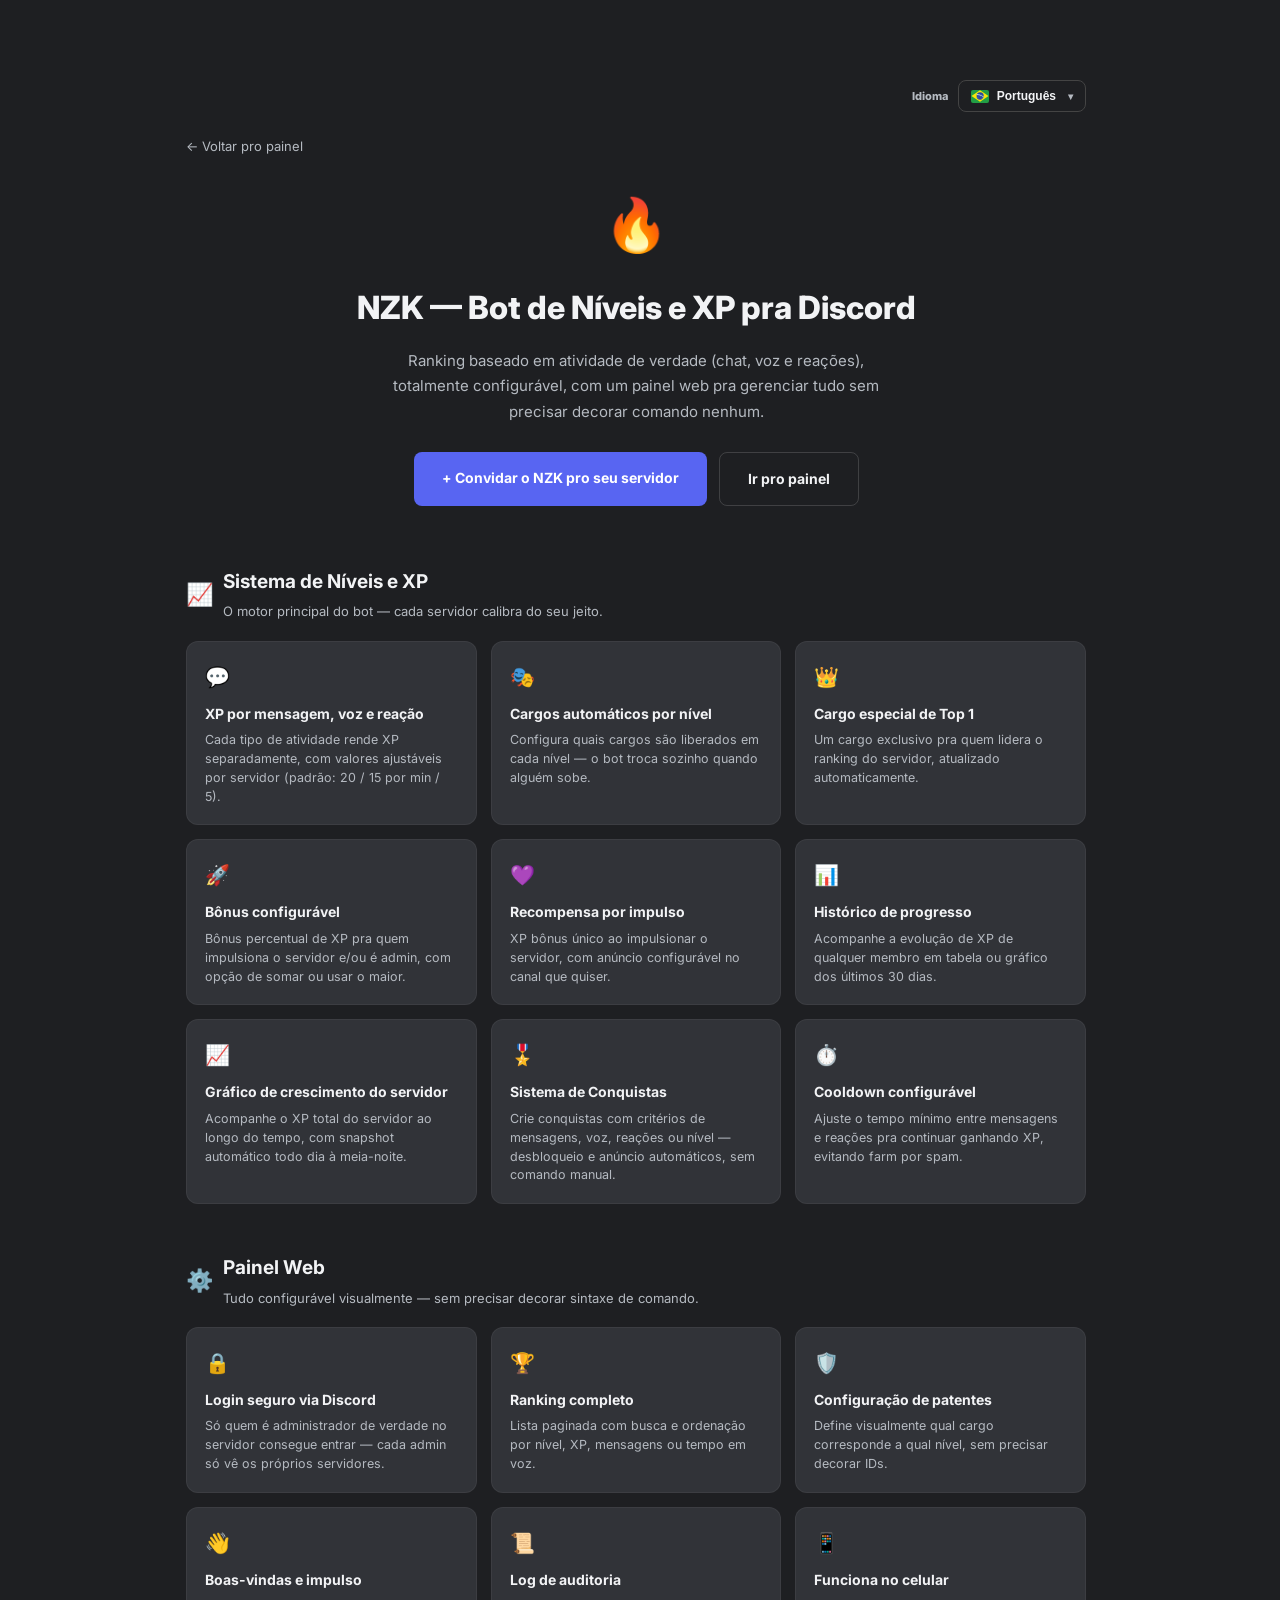
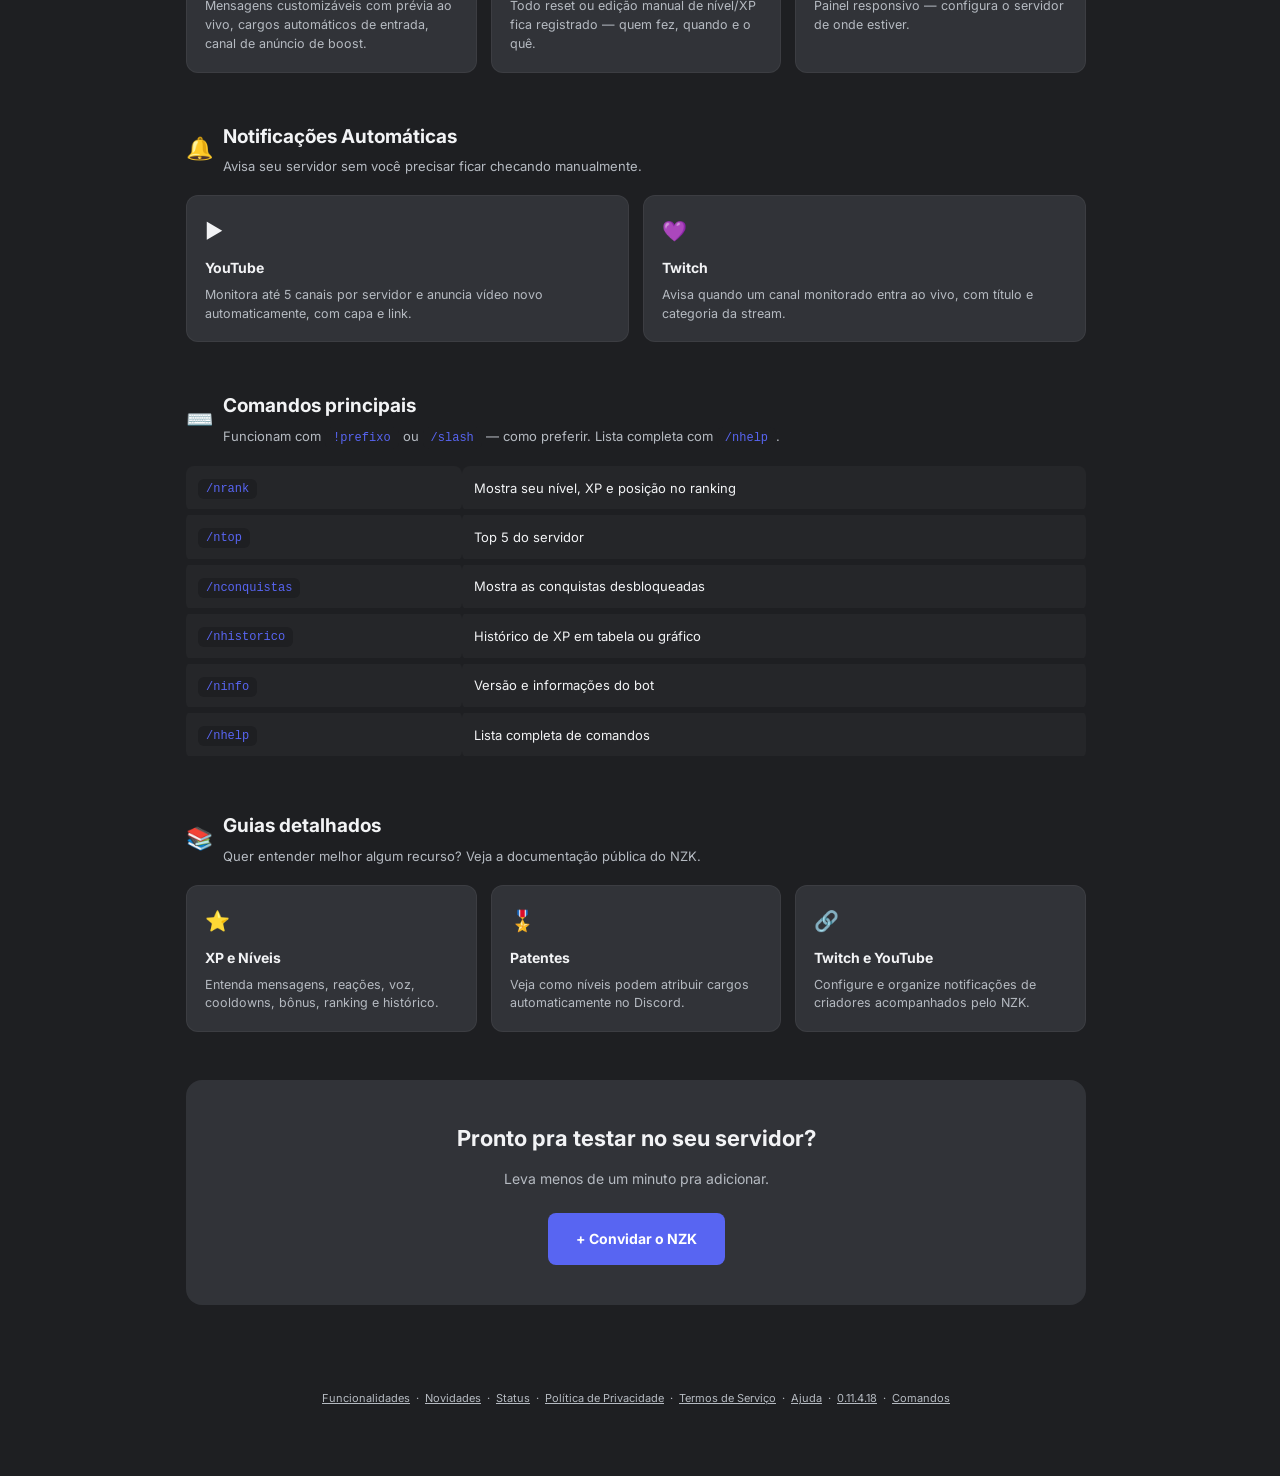
<file: funcionalidades.html>
<!DOCTYPE html>
<html lang="pt-br">
<head>
    <meta charset="UTF-8">
    <meta name="viewport" content="width=device-width, initial-scale=1.0">
    <title>Funcionalidades | NZK</title>
    <meta name="description" content="Conheça os recursos do NZK para Discord: XP, níveis, ranking, patentes, conquistas, histórico, Twitch, YouTube e painel web.">
    <link rel="icon" href="data:image/svg+xml,<svg xmlns=%22http://www.w3.org/2000/svg%22 viewBox=%220 0 100 100%22><text y=%22.9em%22 font-size=%2290%22>🔥</text></svg>">
    <link href="https://fonts.googleapis.com/css2?family=Inter:wght@400;600;800&display=swap" rel="stylesheet">
    <link rel="stylesheet" href="css/style.css">
	<script async src="https://pagead2.googlesyndication.com/pagead/js/adsbygoogle.js?client=ca-pub-8816082473901477" crossorigin="anonymous"></script>
    <style>
        .page-container {
            max-width: 900px;
            margin: 0 auto;
            padding: 60px 24px 40px;
            line-height: 1.7;
        }
        .back-link { display: inline-block; margin-bottom: 24px; font-size: 13px; color: var(--text-muted); text-decoration: none; }
        .back-link:hover { text-decoration: underline; }

        .hero { text-align: center; margin-bottom: 60px; }
        .hero .emoji { font-size: 52px; margin-bottom: 12px; }
        .hero h1 { font-size: 32px; margin: 0 0 12px; }
        .hero p { color: var(--text-muted); font-size: 15px; max-width: 520px; margin: 0 auto 28px; }
        .hero-actions { display: flex; gap: 12px; justify-content: center; flex-wrap: wrap; }
        .btn-primary {
            display: inline-block; background: var(--accent); color: white; font-weight: 700;
            padding: 14px 28px; border-radius: 8px; text-decoration: none; font-size: 14px;
        }
        .btn-primary:hover { background: var(--accent-hover); }
        .btn-secondary {
            display: inline-block; background: transparent; color: var(--text-main); font-weight: 700;
            padding: 14px 28px; border-radius: 8px; text-decoration: none; font-size: 14px;
            border: 1px solid rgba(255,255,255,0.15);
        }
        .btn-secondary:hover { background: rgba(255,255,255,0.05); }

        .section { margin-bottom: 48px; }
        .section-header { display: flex; align-items: center; gap: 10px; margin-bottom: 18px; }
        .section-header .icon { font-size: 22px; }
        .section-header h2 { font-size: 19px; margin: 0; color: var(--text-main); }
        .section-header p { color: var(--text-muted); font-size: 13px; margin: 2px 0 0; }

        .feature-grid {
            display: grid;
            grid-template-columns: repeat(auto-fit, minmax(240px, 1fr));
            gap: 14px;
        }
        .feature-card {
            background: var(--card);
            border: 1px solid rgba(255,255,255,0.05);
            border-radius: 12px;
            padding: 18px;
        }
        .feature-card .f-icon { font-size: 20px; margin-bottom: 8px; }
        .feature-card h3 { font-size: 14px; margin: 0 0 6px; color: var(--text-main); }
        .feature-card p { font-size: 12.5px; color: var(--text-muted); margin: 0; line-height: 1.5; }

        .cmd-table { width: 100%; border-collapse: collapse; font-size: 13px; }
        .cmd-table th { text-align: left; color: var(--text-muted); font-size: 11px; text-transform: uppercase; padding: 10px 12px; }
        .cmd-table td { padding: 10px 12px; background: rgba(255,255,255,0.03); border-radius: 8px; }
        .cmd-table code { background: #1e1f22; padding: 3px 8px; border-radius: 6px; color: var(--accent); font-size: 12px; }
        .cmd-table tr { border-bottom: 6px solid var(--bg); }

        .cta-footer {
            text-align: center;
            padding: 40px 20px;
            background: var(--card);
            border-radius: 16px;
            margin-top: 20px;
        }
        .cta-footer h2 { font-size: 22px; margin: 0 0 10px; }
        .cta-footer p { color: var(--text-muted); font-size: 14px; margin: 0 0 22px; }

        .page-footer { text-align: center; margin-top: 40px; font-size: 12px; color: var(--text-muted); }
        .page-footer a { color: var(--text-muted); }
    </style>

    <script src="/js/config.js"></script>
    <script src="/js/footer.js"></script>
    <script src="/js/site-info.js"></script>
</head>
<body>
    <div class="page-container">
		<div class="language-picker" style="display: flex; justify-content: flex-end; align-items: center; gap: 10px; margin-bottom: 20px;">
			<label for="languageSelect" data-i18n="label.language">Idioma</label>
			<div class="lang-select" data-lang-select>
				<button type="button" class="lang-trigger" aria-haspopup="listbox" aria-expanded="false">
					<img src="svg/br.svg" alt="" class="lang-flag" data-lang-flag>
					<span data-lang-label>Português</span>
				</button>
				<ul class="lang-options" role="listbox" hidden>
					<li role="option" data-value="pt-BR" data-flag="svg/br.svg" aria-selected="true">
						<img src="svg/br.svg" alt=""><span>Português</span>
					</li>
					<li role="option" data-value="en-US" data-flag="svg/us.svg" aria-selected="false">
						<img src="svg/us.svg" alt=""><span>English</span>
					</li>
					<li role="option" data-value="es-ES" data-flag="svg/es.svg" aria-selected="false">
						<img src="svg/es.svg" alt=""><span>Español</span>
					</li>
					<li role="option" data-value="fr-FR" data-flag="svg/fr.svg" aria-selected="false">
						<img src="svg/fr.svg" alt=""><span>Français</span>
					</li>
					<li role="option" data-value="ja-JP" data-flag="svg/jp.svg" aria-selected="false">
						<img src="svg/jp.svg" alt=""><span>日本語</span>
					</li>
					<li role="option" data-value="zh-CN" data-flag="svg/cn.svg" aria-selected="false">
						<img src="svg/cn.svg" alt=""><span>简体中文</span>
					</li>
				</ul>
				<select id="languageSelect" data-language-select hidden>
					<option value="pt-BR">Português</option>
					<option value="en-US">English</option>
					<option value="es-ES">Español</option>
					<option value="fr-FR">Français</option>
					<option value="ja-JP">日本語</option>
					<option value="zh-CN">简体中文</option>
				</select>
			</div>
		</div>
		
        <a class="back-link" href="/">← Voltar pro painel</a>

        <div class="hero">
            <div class="emoji">🔥</div>
            <h1>NZK — Bot de Níveis e XP pra Discord</h1>
            <p>Ranking baseado em atividade de verdade (chat, voz e reações), totalmente configurável, com um painel web pra gerenciar tudo sem precisar decorar comando nenhum.</p>
            <div class="hero-actions">
                <a class="btn-primary" href="/invite">+ Convidar o NZK pro seu servidor</a>
                <a class="btn-secondary" href="/">Ir pro painel</a>
            </div>
        </div>

        <div class="section">
            <div class="section-header">
                <span class="icon">📈</span>
                <div>
                    <h2>Sistema de Níveis e XP</h2>
                    <p>O motor principal do bot — cada servidor calibra do seu jeito.</p>
                </div>
            </div>
            <div class="feature-grid">
                <div class="feature-card">
                    <div class="f-icon">💬</div>
                    <h3>XP por mensagem, voz e reação</h3>
                    <p>Cada tipo de atividade rende XP separadamente, com valores ajustáveis por servidor (padrão: 20 / 15 por min / 5).</p>
                </div>
                <div class="feature-card">
                    <div class="f-icon">🎭</div>
                    <h3>Cargos automáticos por nível</h3>
                    <p>Configura quais cargos são liberados em cada nível — o bot troca sozinho quando alguém sobe.</p>
                </div>
                <div class="feature-card">
                    <div class="f-icon">👑</div>
                    <h3>Cargo especial de Top 1</h3>
                    <p>Um cargo exclusivo pra quem lidera o ranking do servidor, atualizado automaticamente.</p>
                </div>
                <div class="feature-card">
                    <div class="f-icon">🚀</div>
                    <h3>Bônus configurável</h3>
                    <p>Bônus percentual de XP pra quem impulsiona o servidor e/ou é admin, com opção de somar ou usar o maior.</p>
                </div>
                <div class="feature-card">
                    <div class="f-icon">💜</div>
                    <h3>Recompensa por impulso</h3>
                    <p>XP bônus único ao impulsionar o servidor, com anúncio configurável no canal que quiser.</p>
                </div>
                <div class="feature-card">
                    <div class="f-icon">📊</div>
                    <h3>Histórico de progresso</h3>
                    <p>Acompanhe a evolução de XP de qualquer membro em tabela ou gráfico dos últimos 30 dias.</p>
                </div>
                <div class="feature-card">
                    <div class="f-icon">📈</div>
                    <h3>Gráfico de crescimento do servidor</h3>
                    <p>Acompanhe o XP total do servidor ao longo do tempo, com snapshot automático todo dia à meia-noite.</p>
                </div>
                <div class="feature-card">
                    <div class="f-icon">🎖️</div>
                    <h3>Sistema de Conquistas</h3>
                    <p>Crie conquistas com critérios de mensagens, voz, reações ou nível — desbloqueio e anúncio automáticos, sem comando manual.</p>
                </div>
                <div class="feature-card">
                    <div class="f-icon">⏱️</div>
                    <h3>Cooldown configurável</h3>
                    <p>Ajuste o tempo mínimo entre mensagens e reações pra continuar ganhando XP, evitando farm por spam.</p>
                </div>
            </div>
        </div>

        <div class="section">
            <div class="section-header">
                <span class="icon">⚙️</span>
                <div>
                    <h2>Painel Web</h2>
                    <p>Tudo configurável visualmente — sem precisar decorar sintaxe de comando.</p>
                </div>
            </div>
            <div class="feature-grid">
                <div class="feature-card">
                    <div class="f-icon">🔒</div>
                    <h3>Login seguro via Discord</h3>
                    <p>Só quem é administrador de verdade no servidor consegue entrar — cada admin só vê os próprios servidores.</p>
                </div>
                <div class="feature-card">
                    <div class="f-icon">🏆</div>
                    <h3>Ranking completo</h3>
                    <p>Lista paginada com busca e ordenação por nível, XP, mensagens ou tempo em voz.</p>
                </div>
                <div class="feature-card">
                    <div class="f-icon">🛡️</div>
                    <h3>Configuração de patentes</h3>
                    <p>Define visualmente qual cargo corresponde a qual nível, sem precisar decorar IDs.</p>
                </div>
                <div class="feature-card">
                    <div class="f-icon">👋</div>
                    <h3>Boas-vindas e impulso</h3>
                    <p>Mensagens customizáveis com prévia ao vivo, cargos automáticos de entrada, canal de anúncio de boost.</p>
                </div>
                <div class="feature-card">
                    <div class="f-icon">📜</div>
                    <h3>Log de auditoria</h3>
                    <p>Todo reset ou edição manual de nível/XP fica registrado — quem fez, quando e o quê.</p>
                </div>
                <div class="feature-card">
                    <div class="f-icon">📱</div>
                    <h3>Funciona no celular</h3>
                    <p>Painel responsivo — configura o servidor de onde estiver.</p>
                </div>
            </div>
        </div>

        <div class="section">
            <div class="section-header">
                <span class="icon">🔔</span>
                <div>
                    <h2>Notificações Automáticas</h2>
                    <p>Avisa seu servidor sem você precisar ficar checando manualmente.</p>
                </div>
            </div>
            <div class="feature-grid">
                <div class="feature-card">
                    <div class="f-icon">▶️</div>
                    <h3>YouTube</h3>
                    <p>Monitora até 5 canais por servidor e anuncia vídeo novo automaticamente, com capa e link.</p>
                </div>
                <div class="feature-card">
                    <div class="f-icon">💜</div>
                    <h3>Twitch</h3>
                    <p>Avisa quando um canal monitorado entra ao vivo, com título e categoria da stream.</p>
                </div>
            </div>
        </div>

        <div class="section">
            <div class="section-header">
                <span class="icon">⌨️</span>
                <div>
                    <h2>Comandos principais</h2>
                    <p>Funcionam com <code>!prefixo</code> ou <code>/slash</code> — como preferir. Lista completa com <code>/nhelp</code>.</p>
                </div>
            </div>
            <table class="cmd-table">
                <tr><td><code>/nrank</code></td><td>Mostra seu nível, XP e posição no ranking</td></tr>
                <tr><td><code>/ntop</code></td><td>Top 5 do servidor</td></tr>
                <tr><td><code>/nconquistas</code></td><td>Mostra as conquistas desbloqueadas</td></tr>
                <tr><td><code>/nhistorico</code></td><td>Histórico de XP em tabela ou gráfico</td></tr>
                <tr><td><code>/ninfo</code></td><td>Versão e informações do bot</td></tr>
                <tr><td><code>/nhelp</code></td><td>Lista completa de comandos</td></tr>
            </table>
        </div>


        <div class="section">
            <div class="section-header">
                <span class="icon">📚</span>
                <div>
                    <h2>Guias detalhados</h2>
                    <p>Quer entender melhor algum recurso? Veja a documentação pública do NZK.</p>
                </div>
            </div>
            <div class="feature-grid">
                <a class="feature-card" href="/guia-xp.html" style="text-decoration:none;">
                    <div class="f-icon">⭐</div><h3>XP e Níveis</h3><p>Entenda mensagens, reações, voz, cooldowns, bônus, ranking e histórico.</p>
                </a>
                <a class="feature-card" href="/guia-patentes.html" style="text-decoration:none;">
                    <div class="f-icon">🎖️</div><h3>Patentes</h3><p>Veja como níveis podem atribuir cargos automaticamente no Discord.</p>
                </a>
                <a class="feature-card" href="/guia-twitch-youtube.html" style="text-decoration:none;">
                    <div class="f-icon">🔗</div><h3>Twitch e YouTube</h3><p>Configure e organize notificações de criadores acompanhados pelo NZK.</p>
                </a>
            </div>
        </div>

        <div class="cta-footer">
            <h2>Pronto pra testar no seu servidor?</h2>
            <p>Leva menos de um minuto pra adicionar.</p>
            <a class="btn-primary" href="/invite">+ Convidar o NZK</a>
        </div>
		<br><br>
        <div data-nzk-footer></div>
    </div>
    <script src="js/lang-select.js"></script>
    <script src="i18n/pt-BR.js"></script>
    <script src="i18n/en-US.js"></script>
	<script src="i18n/es-ES.js"></script>
	<script src="i18n/fr-FR.js"></script>
	<script src="i18n/ja-JP.js"></script>
	<script src="i18n/zh-CN.js"></script>
	<script src="js/i18n.js"></script>
</body>
</html>
</file>
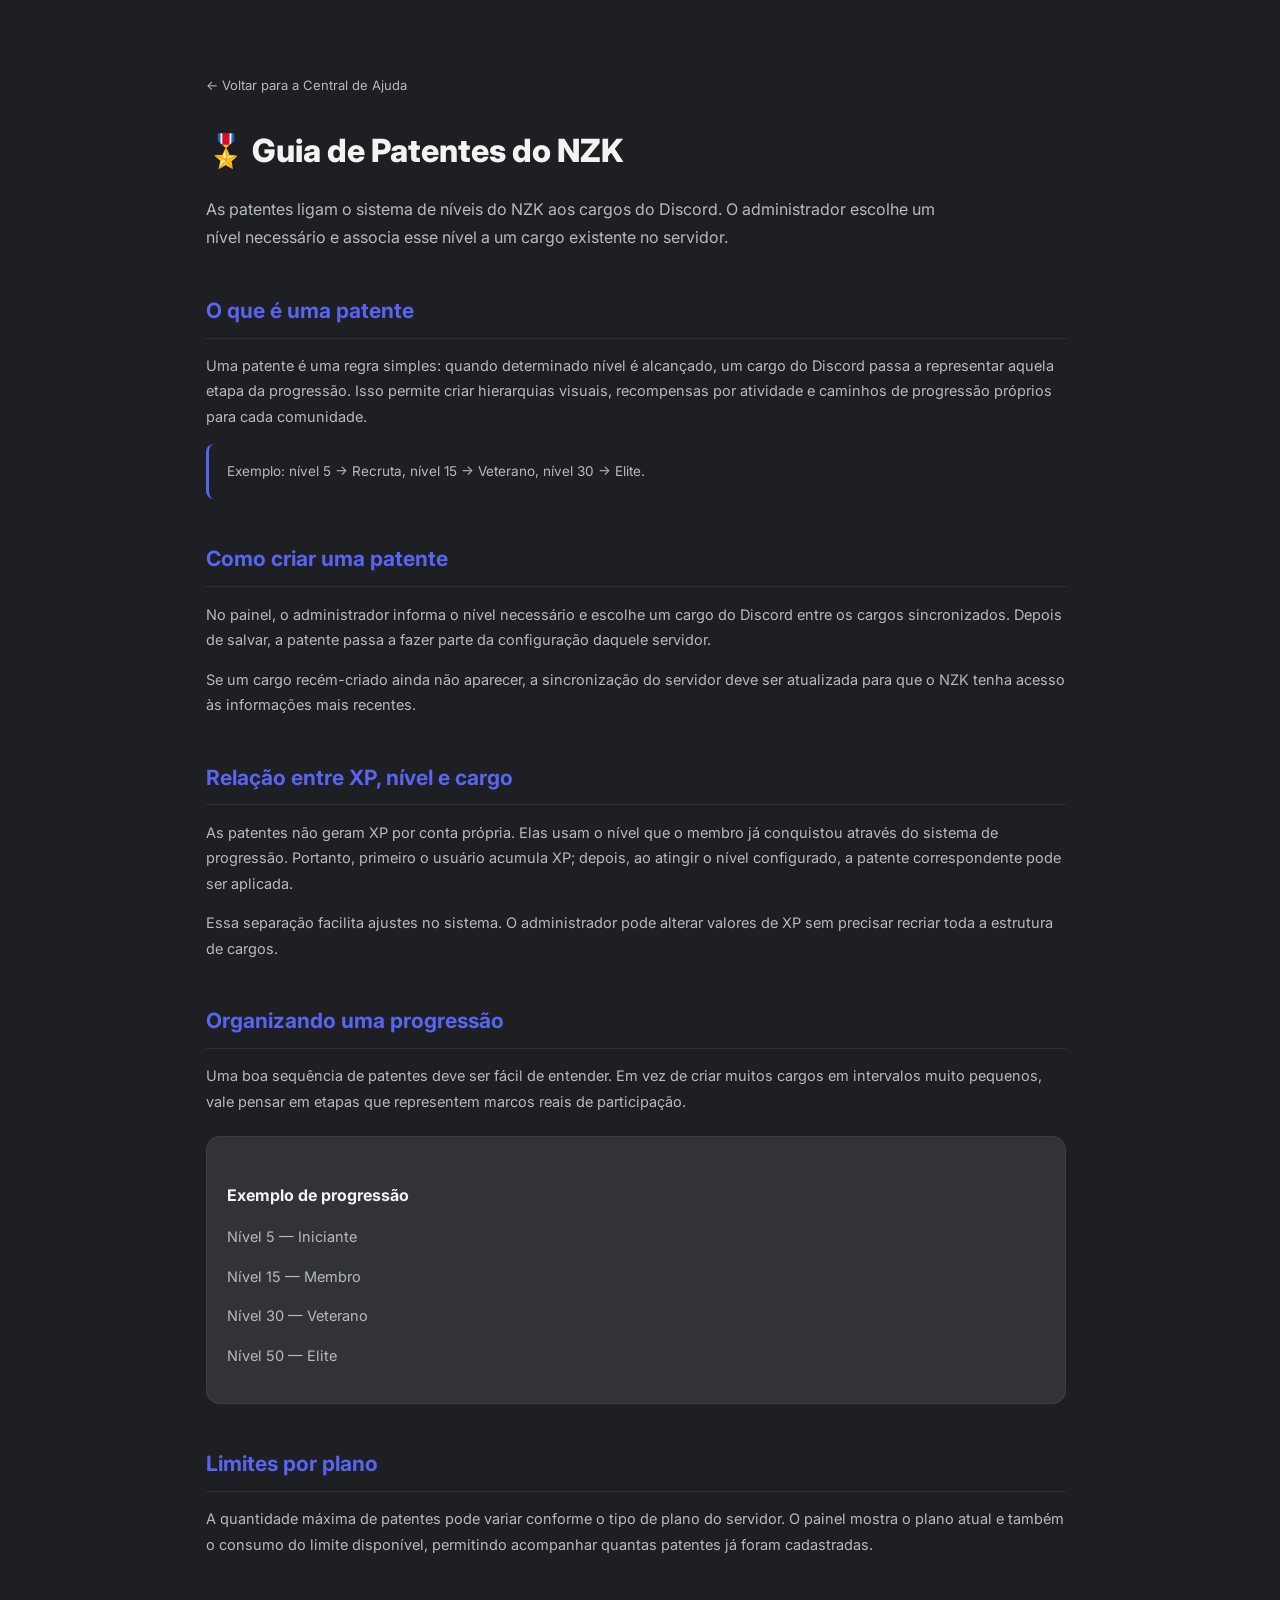
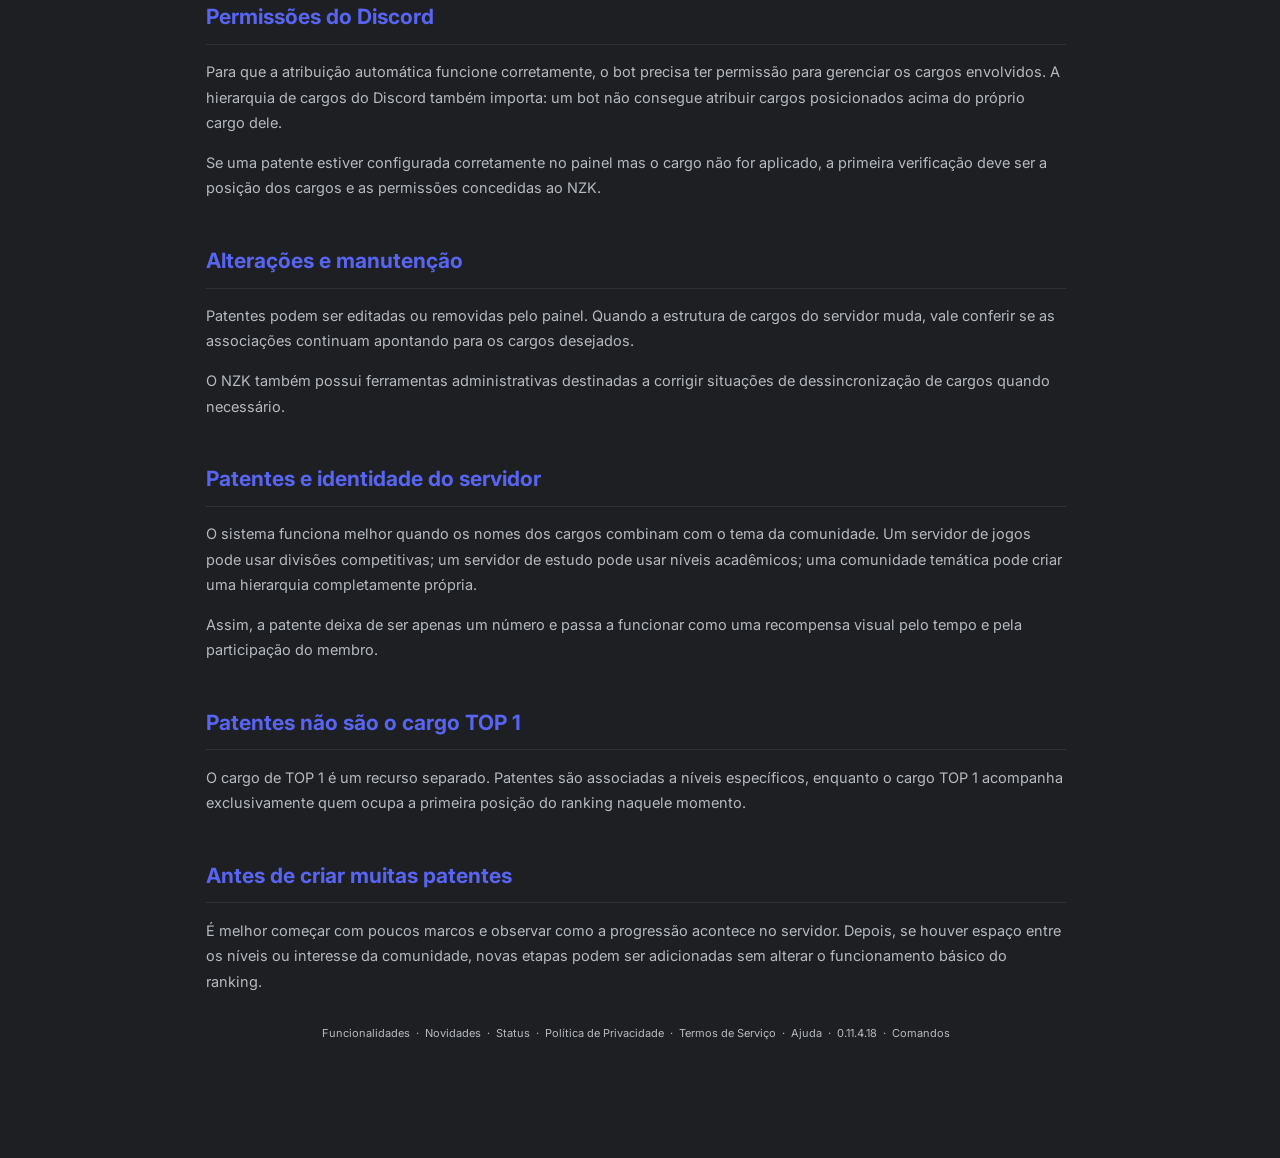
<file: guia-patentes.html>
<!DOCTYPE html>
<html lang="pt-BR">
<head>
    <meta charset="UTF-8">
    <meta name="viewport" content="width=device-width, initial-scale=1.0">
    <title>Guia de Patentes | NZK</title>
    <meta name="description" content="Aprenda como funcionam as patentes do NZK e como associar níveis a cargos automáticos do Discord.">
    <link rel="icon" href="data:image/svg+xml,<svg xmlns=%22http://www.w3.org/2000/svg%22 viewBox=%220 0 100 100%22><text y=%22.9em%22 font-size=%2290%22>🔥</text></svg>">
    <link href="https://fonts.googleapis.com/css2?family=Inter:wght@400;600;800&display=swap" rel="stylesheet">
    <link rel="stylesheet" href="css/style.css">
    <script async src="https://pagead2.googlesyndication.com/pagead/js/adsbygoogle.js?client=ca-pub-8816082473901477" crossorigin="anonymous"></script>
    <style>
        .guide-page{max-width:860px;margin:0 auto;padding:50px 24px 80px;line-height:1.75}
        .guide-page h1{font-size:32px;margin:0 0 12px}.guide-page h2{font-size:21px;color:var(--accent);margin-top:42px;margin-bottom:12px;border-bottom:1px solid rgba(255,255,255,.08);padding-bottom:8px}.guide-page h3{font-size:16px;margin-top:24px;margin-bottom:8px}
        .guide-page p,.guide-page li{color:var(--text-muted);font-size:14.5px}.guide-page a{color:var(--accent);text-decoration:none}.guide-page a:hover{text-decoration:underline}
        .guide-back{display:inline-block;margin-bottom:26px;color:var(--text-muted)!important;font-size:13px}.guide-intro{font-size:16px!important;max-width:760px}
        .guide-card{background:var(--card);border:1px solid rgba(255,255,255,.06);border-radius:14px;padding:20px;margin:22px 0}.guide-example{background:#1e1f22;border-left:3px solid var(--accent);padding:16px 18px;border-radius:8px;color:var(--text-muted);font-size:13.5px}
        .guide-footer{text-align:center;margin-top:54px;padding-top:22px;border-top:1px solid rgba(255,255,255,.08);font-size:12px;color:var(--text-muted)}.guide-footer a{color:var(--text-muted);margin:0 6px}
    </style>

    <script src="/js/config.js"></script>
    <script src="/js/footer.js"></script>
    <script src="/js/site-info.js"></script>
</head>
<body>
<main class="guide-page">
    <a class="guide-back" href="/ajuda.html">← Voltar para a Central de Ajuda</a>
    <h1>🎖️ Guia de Patentes do NZK</h1>
    <p class="guide-intro">As patentes ligam o sistema de níveis do NZK aos cargos do Discord. O administrador escolhe um nível necessário e associa esse nível a um cargo existente no servidor.</p>

    <h2>O que é uma patente</h2>
    <p>Uma patente é uma regra simples: quando determinado nível é alcançado, um cargo do Discord passa a representar aquela etapa da progressão. Isso permite criar hierarquias visuais, recompensas por atividade e caminhos de progressão próprios para cada comunidade.</p>
    <div class="guide-example">Exemplo: nível 5 → Recruta, nível 15 → Veterano, nível 30 → Elite.</div>

    <h2>Como criar uma patente</h2>
    <p>No painel, o administrador informa o nível necessário e escolhe um cargo do Discord entre os cargos sincronizados. Depois de salvar, a patente passa a fazer parte da configuração daquele servidor.</p>
    <p>Se um cargo recém-criado ainda não aparecer, a sincronização do servidor deve ser atualizada para que o NZK tenha acesso às informações mais recentes.</p>

    <h2>Relação entre XP, nível e cargo</h2>
    <p>As patentes não geram XP por conta própria. Elas usam o nível que o membro já conquistou através do sistema de progressão. Portanto, primeiro o usuário acumula XP; depois, ao atingir o nível configurado, a patente correspondente pode ser aplicada.</p>
    <p>Essa separação facilita ajustes no sistema. O administrador pode alterar valores de XP sem precisar recriar toda a estrutura de cargos.</p>

    <h2>Organizando uma progressão</h2>
    <p>Uma boa sequência de patentes deve ser fácil de entender. Em vez de criar muitos cargos em intervalos muito pequenos, vale pensar em etapas que representem marcos reais de participação.</p>
    <div class="guide-card">
        <h3>Exemplo de progressão</h3>
        <p>Nível 5 — Iniciante</p>
        <p>Nível 15 — Membro</p>
        <p>Nível 30 — Veterano</p>
        <p>Nível 50 — Elite</p>
    </div>

    <h2>Limites por plano</h2>
    <p>A quantidade máxima de patentes pode variar conforme o tipo de plano do servidor. O painel mostra o plano atual e também o consumo do limite disponível, permitindo acompanhar quantas patentes já foram cadastradas.</p>

    <h2>Permissões do Discord</h2>
    <p>Para que a atribuição automática funcione corretamente, o bot precisa ter permissão para gerenciar os cargos envolvidos. A hierarquia de cargos do Discord também importa: um bot não consegue atribuir cargos posicionados acima do próprio cargo dele.</p>
    <p>Se uma patente estiver configurada corretamente no painel mas o cargo não for aplicado, a primeira verificação deve ser a posição dos cargos e as permissões concedidas ao NZK.</p>

    <h2>Alterações e manutenção</h2>
    <p>Patentes podem ser editadas ou removidas pelo painel. Quando a estrutura de cargos do servidor muda, vale conferir se as associações continuam apontando para os cargos desejados.</p>
    <p>O NZK também possui ferramentas administrativas destinadas a corrigir situações de dessincronização de cargos quando necessário.</p>

    <h2>Patentes e identidade do servidor</h2>
    <p>O sistema funciona melhor quando os nomes dos cargos combinam com o tema da comunidade. Um servidor de jogos pode usar divisões competitivas; um servidor de estudo pode usar níveis acadêmicos; uma comunidade temática pode criar uma hierarquia completamente própria.</p>
    <p>Assim, a patente deixa de ser apenas um número e passa a funcionar como uma recompensa visual pelo tempo e pela participação do membro.</p>

    <h2>Patentes não são o cargo TOP 1</h2>
    <p>O cargo de TOP 1 é um recurso separado. Patentes são associadas a níveis específicos, enquanto o cargo TOP 1 acompanha exclusivamente quem ocupa a primeira posição do ranking naquele momento.</p>

    <h2>Antes de criar muitas patentes</h2>
    <p>É melhor começar com poucos marcos e observar como a progressão acontece no servidor. Depois, se houver espaço entre os níveis ou interesse da comunidade, novas etapas podem ser adicionadas sem alterar o funcionamento básico do ranking.</p>

    <div data-nzk-footer></div>
</main>
</body>
</html>
</file>
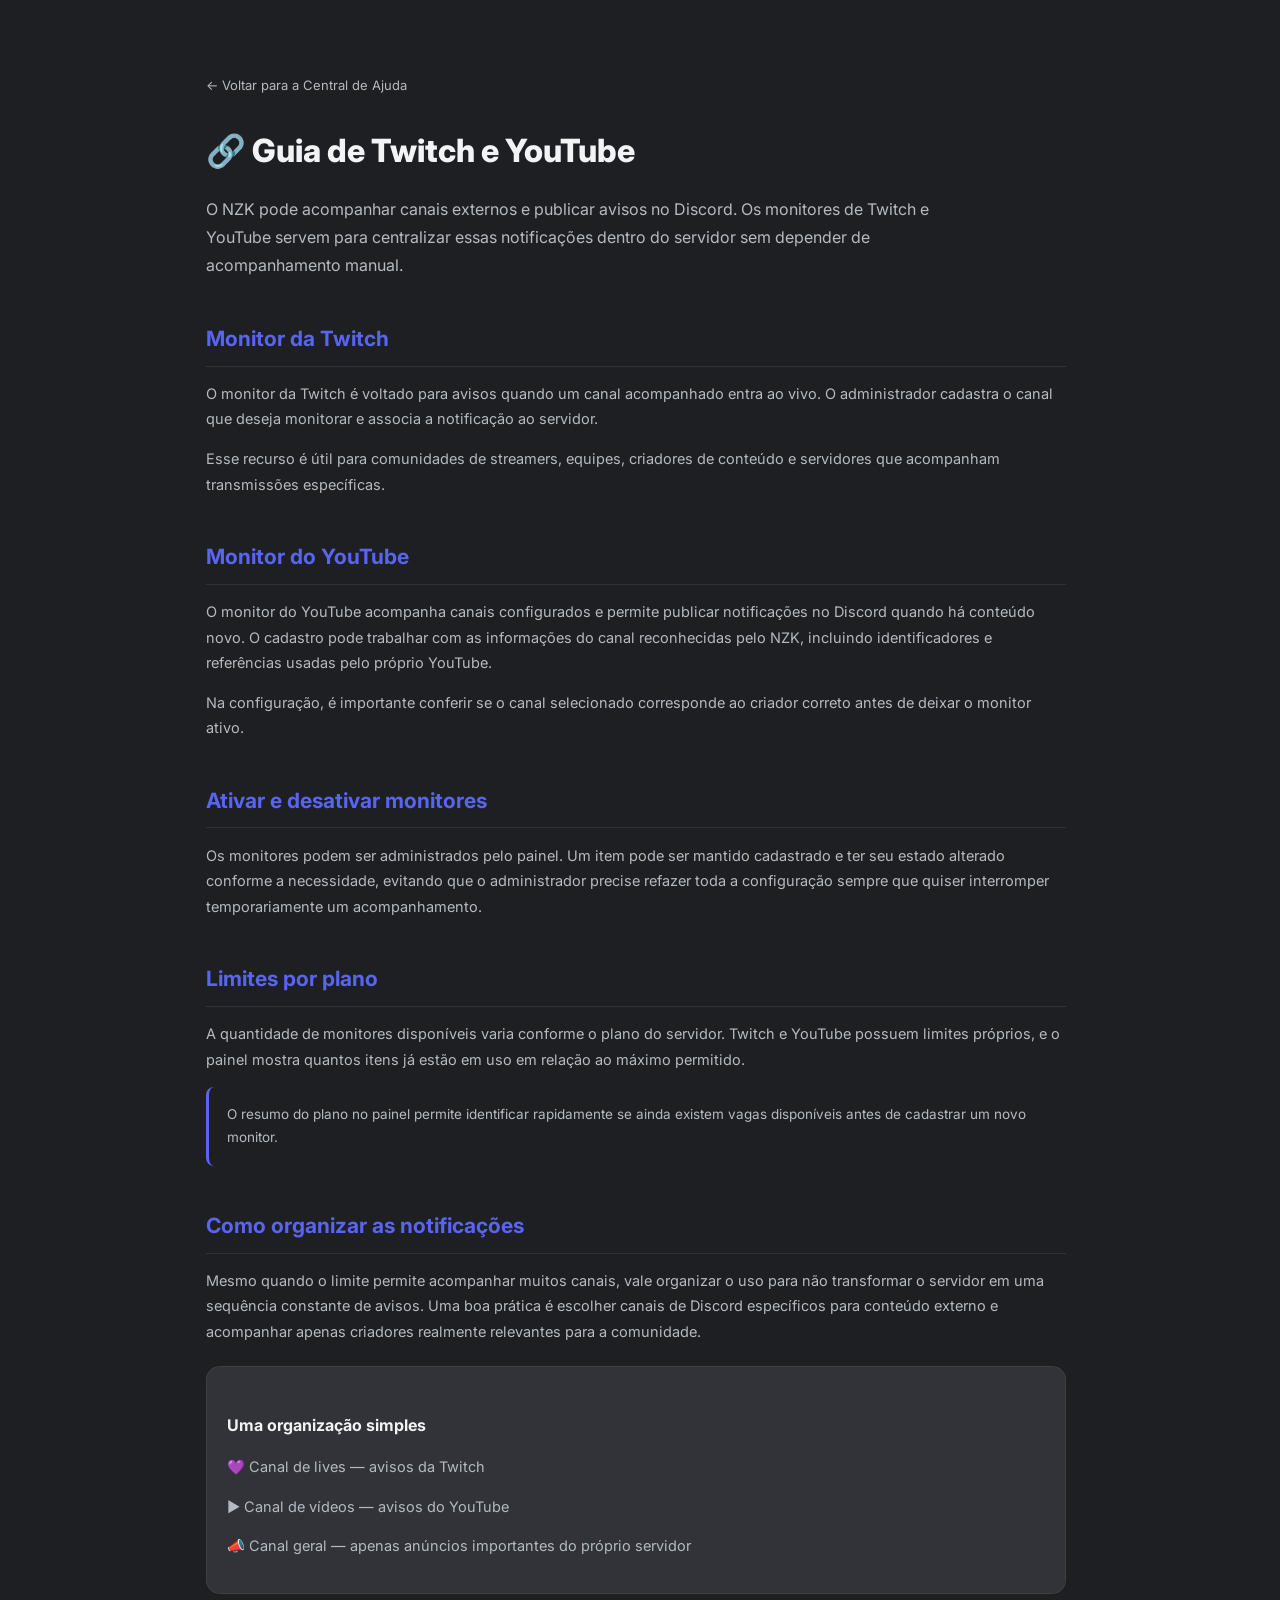
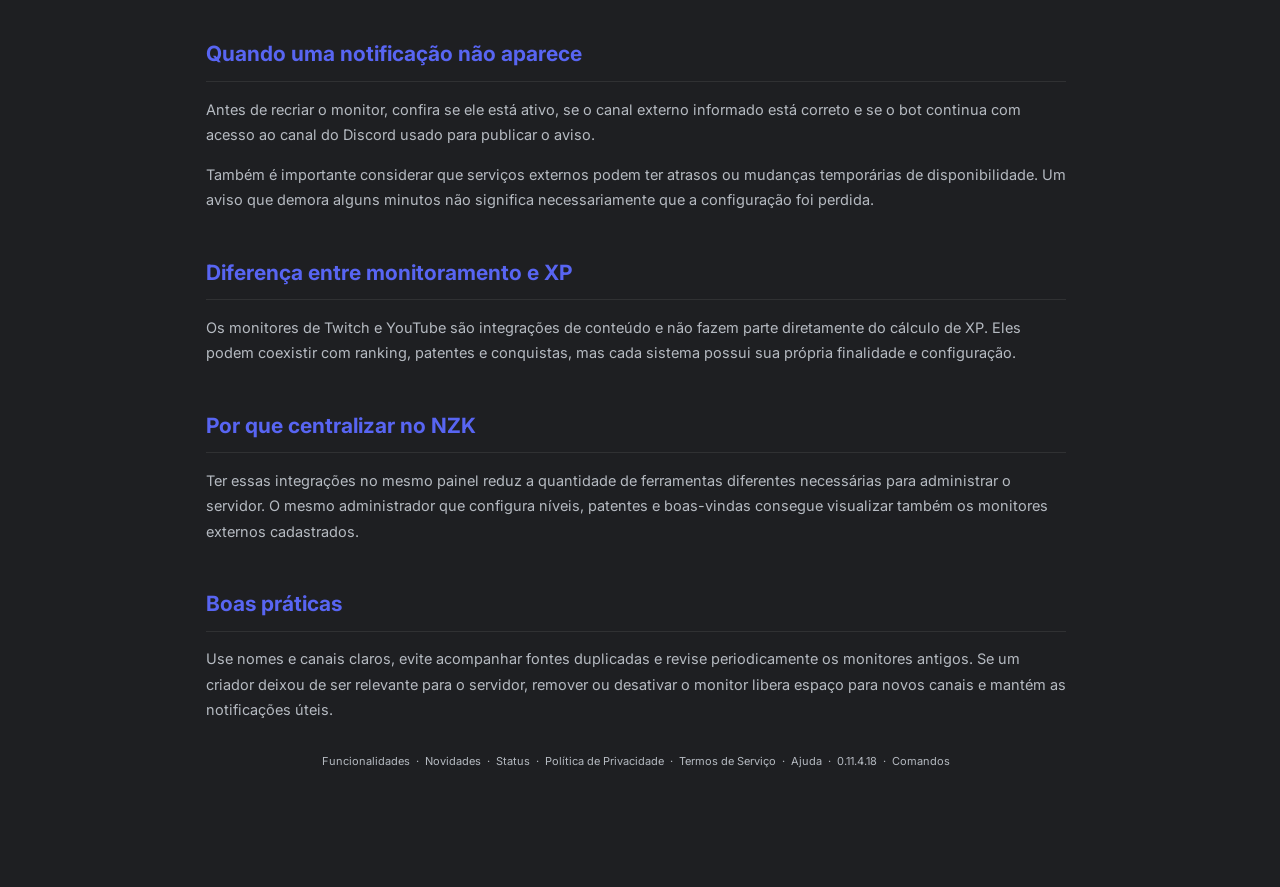
<file: guia-twitch-youtube.html>
<!DOCTYPE html>
<html lang="pt-BR">
<head>
    <meta charset="UTF-8">
    <meta name="viewport" content="width=device-width, initial-scale=1.0">
    <title>Guia de Twitch e YouTube | NZK</title>
    <meta name="description" content="Saiba como funcionam os monitores de Twitch e YouTube do NZK e como organizar notificações de conteúdo no Discord.">
    <link rel="icon" href="data:image/svg+xml,<svg xmlns=%22http://www.w3.org/2000/svg%22 viewBox=%220 0 100 100%22><text y=%22.9em%22 font-size=%2290%22>🔥</text></svg>">
    <link href="https://fonts.googleapis.com/css2?family=Inter:wght@400;600;800&display=swap" rel="stylesheet">
    <link rel="stylesheet" href="css/style.css">
    <script async src="https://pagead2.googlesyndication.com/pagead/js/adsbygoogle.js?client=ca-pub-8816082473901477" crossorigin="anonymous"></script>
    <style>
        .guide-page{max-width:860px;margin:0 auto;padding:50px 24px 80px;line-height:1.75}
        .guide-page h1{font-size:32px;margin:0 0 12px}.guide-page h2{font-size:21px;color:var(--accent);margin-top:42px;margin-bottom:12px;border-bottom:1px solid rgba(255,255,255,.08);padding-bottom:8px}.guide-page h3{font-size:16px;margin-top:24px;margin-bottom:8px}
        .guide-page p,.guide-page li{color:var(--text-muted);font-size:14.5px}.guide-page a{color:var(--accent);text-decoration:none}.guide-page a:hover{text-decoration:underline}
        .guide-back{display:inline-block;margin-bottom:26px;color:var(--text-muted)!important;font-size:13px}.guide-intro{font-size:16px!important;max-width:760px}.guide-card{background:var(--card);border:1px solid rgba(255,255,255,.06);border-radius:14px;padding:20px;margin:22px 0}.guide-example{background:#1e1f22;border-left:3px solid var(--accent);padding:16px 18px;border-radius:8px;color:var(--text-muted);font-size:13.5px}.guide-footer{text-align:center;margin-top:54px;padding-top:22px;border-top:1px solid rgba(255,255,255,.08);font-size:12px;color:var(--text-muted)}.guide-footer a{color:var(--text-muted);margin:0 6px}
    </style>

    <script src="/js/config.js"></script>
    <script src="/js/footer.js"></script>
    <script src="/js/site-info.js"></script>
</head>
<body>
<main class="guide-page">
    <a class="guide-back" href="/ajuda.html">← Voltar para a Central de Ajuda</a>
    <h1>🔗 Guia de Twitch e YouTube</h1>
    <p class="guide-intro">O NZK pode acompanhar canais externos e publicar avisos no Discord. Os monitores de Twitch e YouTube servem para centralizar essas notificações dentro do servidor sem depender de acompanhamento manual.</p>

    <h2>Monitor da Twitch</h2>
    <p>O monitor da Twitch é voltado para avisos quando um canal acompanhado entra ao vivo. O administrador cadastra o canal que deseja monitorar e associa a notificação ao servidor.</p>
    <p>Esse recurso é útil para comunidades de streamers, equipes, criadores de conteúdo e servidores que acompanham transmissões específicas.</p>

    <h2>Monitor do YouTube</h2>
    <p>O monitor do YouTube acompanha canais configurados e permite publicar notificações no Discord quando há conteúdo novo. O cadastro pode trabalhar com as informações do canal reconhecidas pelo NZK, incluindo identificadores e referências usadas pelo próprio YouTube.</p>
    <p>Na configuração, é importante conferir se o canal selecionado corresponde ao criador correto antes de deixar o monitor ativo.</p>

    <h2>Ativar e desativar monitores</h2>
    <p>Os monitores podem ser administrados pelo painel. Um item pode ser mantido cadastrado e ter seu estado alterado conforme a necessidade, evitando que o administrador precise refazer toda a configuração sempre que quiser interromper temporariamente um acompanhamento.</p>

    <h2>Limites por plano</h2>
    <p>A quantidade de monitores disponíveis varia conforme o plano do servidor. Twitch e YouTube possuem limites próprios, e o painel mostra quantos itens já estão em uso em relação ao máximo permitido.</p>
    <div class="guide-example">O resumo do plano no painel permite identificar rapidamente se ainda existem vagas disponíveis antes de cadastrar um novo monitor.</div>

    <h2>Como organizar as notificações</h2>
    <p>Mesmo quando o limite permite acompanhar muitos canais, vale organizar o uso para não transformar o servidor em uma sequência constante de avisos. Uma boa prática é escolher canais de Discord específicos para conteúdo externo e acompanhar apenas criadores realmente relevantes para a comunidade.</p>
    <div class="guide-card">
        <h3>Uma organização simples</h3>
        <p>💜 Canal de lives — avisos da Twitch</p>
        <p>▶️ Canal de vídeos — avisos do YouTube</p>
        <p>📣 Canal geral — apenas anúncios importantes do próprio servidor</p>
    </div>

    <h2>Quando uma notificação não aparece</h2>
    <p>Antes de recriar o monitor, confira se ele está ativo, se o canal externo informado está correto e se o bot continua com acesso ao canal do Discord usado para publicar o aviso.</p>
    <p>Também é importante considerar que serviços externos podem ter atrasos ou mudanças temporárias de disponibilidade. Um aviso que demora alguns minutos não significa necessariamente que a configuração foi perdida.</p>

    <h2>Diferença entre monitoramento e XP</h2>
    <p>Os monitores de Twitch e YouTube são integrações de conteúdo e não fazem parte diretamente do cálculo de XP. Eles podem coexistir com ranking, patentes e conquistas, mas cada sistema possui sua própria finalidade e configuração.</p>

    <h2>Por que centralizar no NZK</h2>
    <p>Ter essas integrações no mesmo painel reduz a quantidade de ferramentas diferentes necessárias para administrar o servidor. O mesmo administrador que configura níveis, patentes e boas-vindas consegue visualizar também os monitores externos cadastrados.</p>

    <h2>Boas práticas</h2>
    <p>Use nomes e canais claros, evite acompanhar fontes duplicadas e revise periodicamente os monitores antigos. Se um criador deixou de ser relevante para o servidor, remover ou desativar o monitor libera espaço para novos canais e mantém as notificações úteis.</p>

    <div data-nzk-footer></div>
</main>
</body>
</html>
</file>
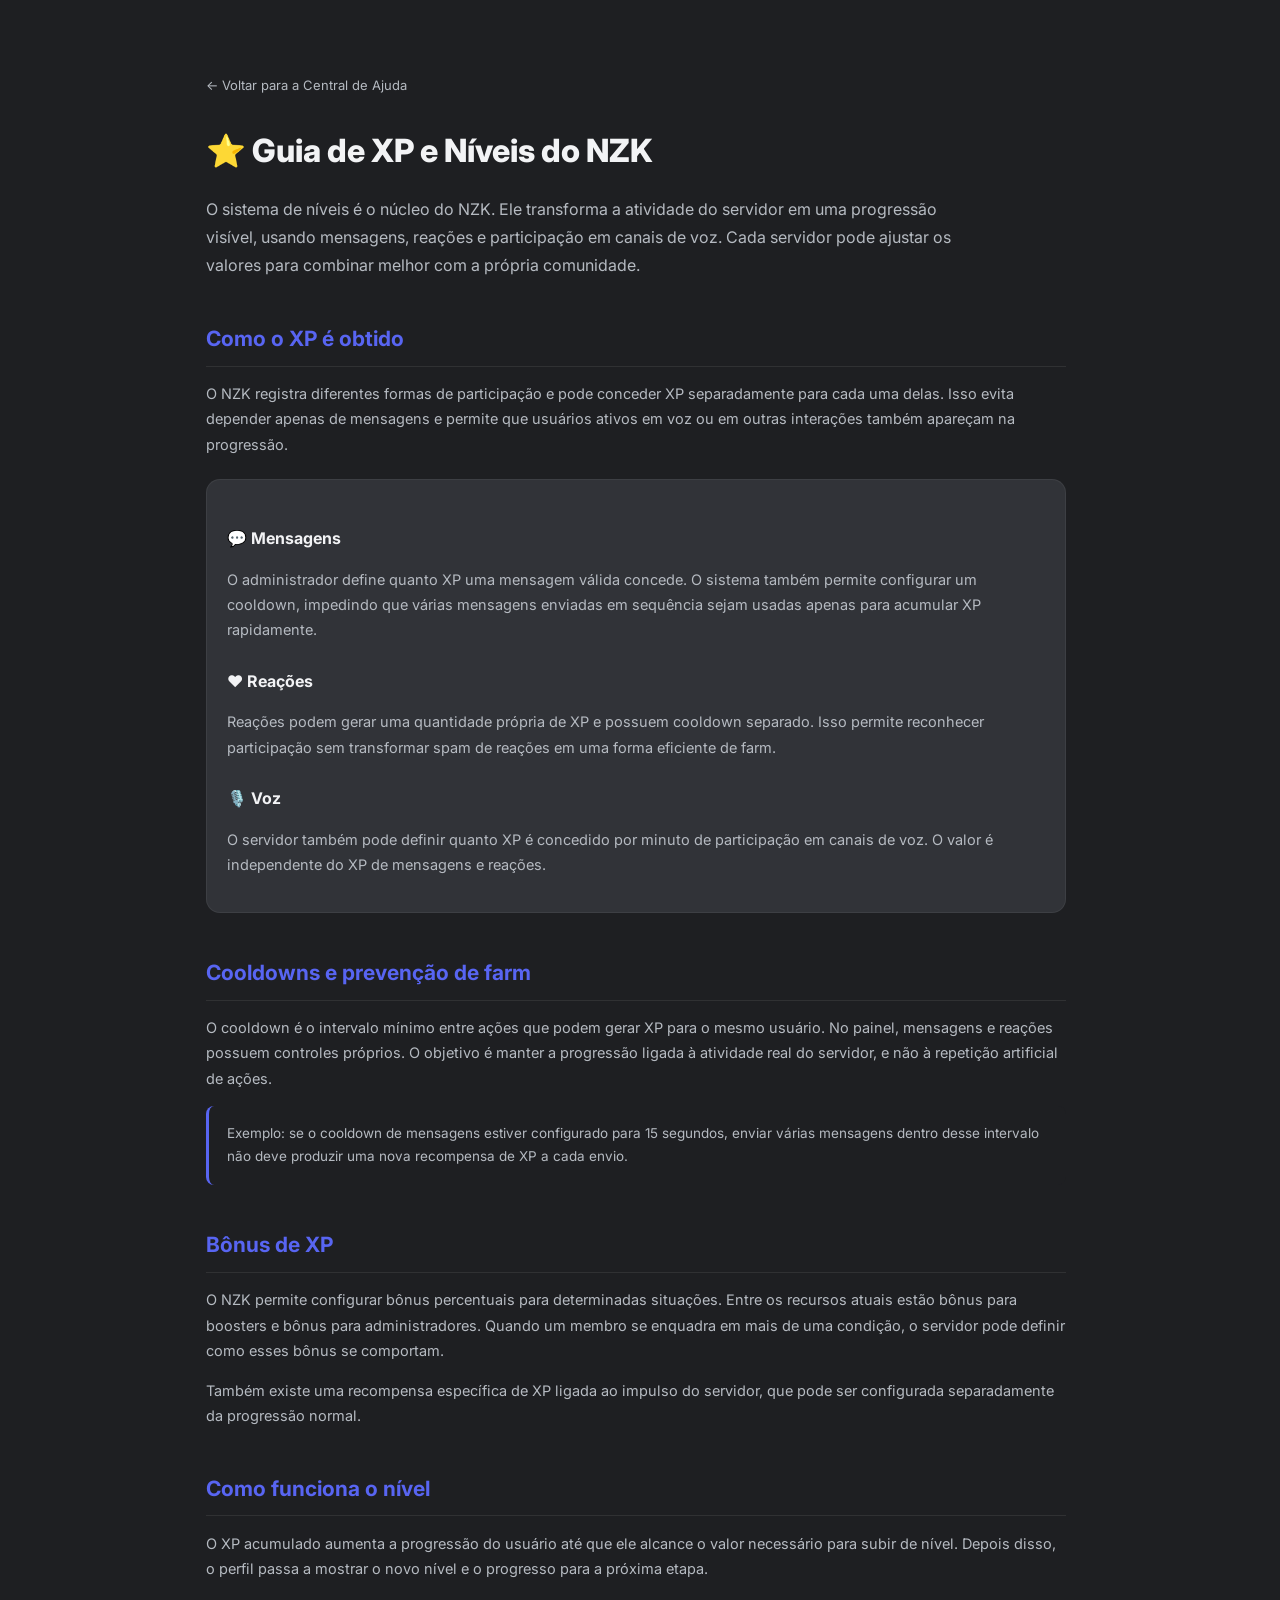
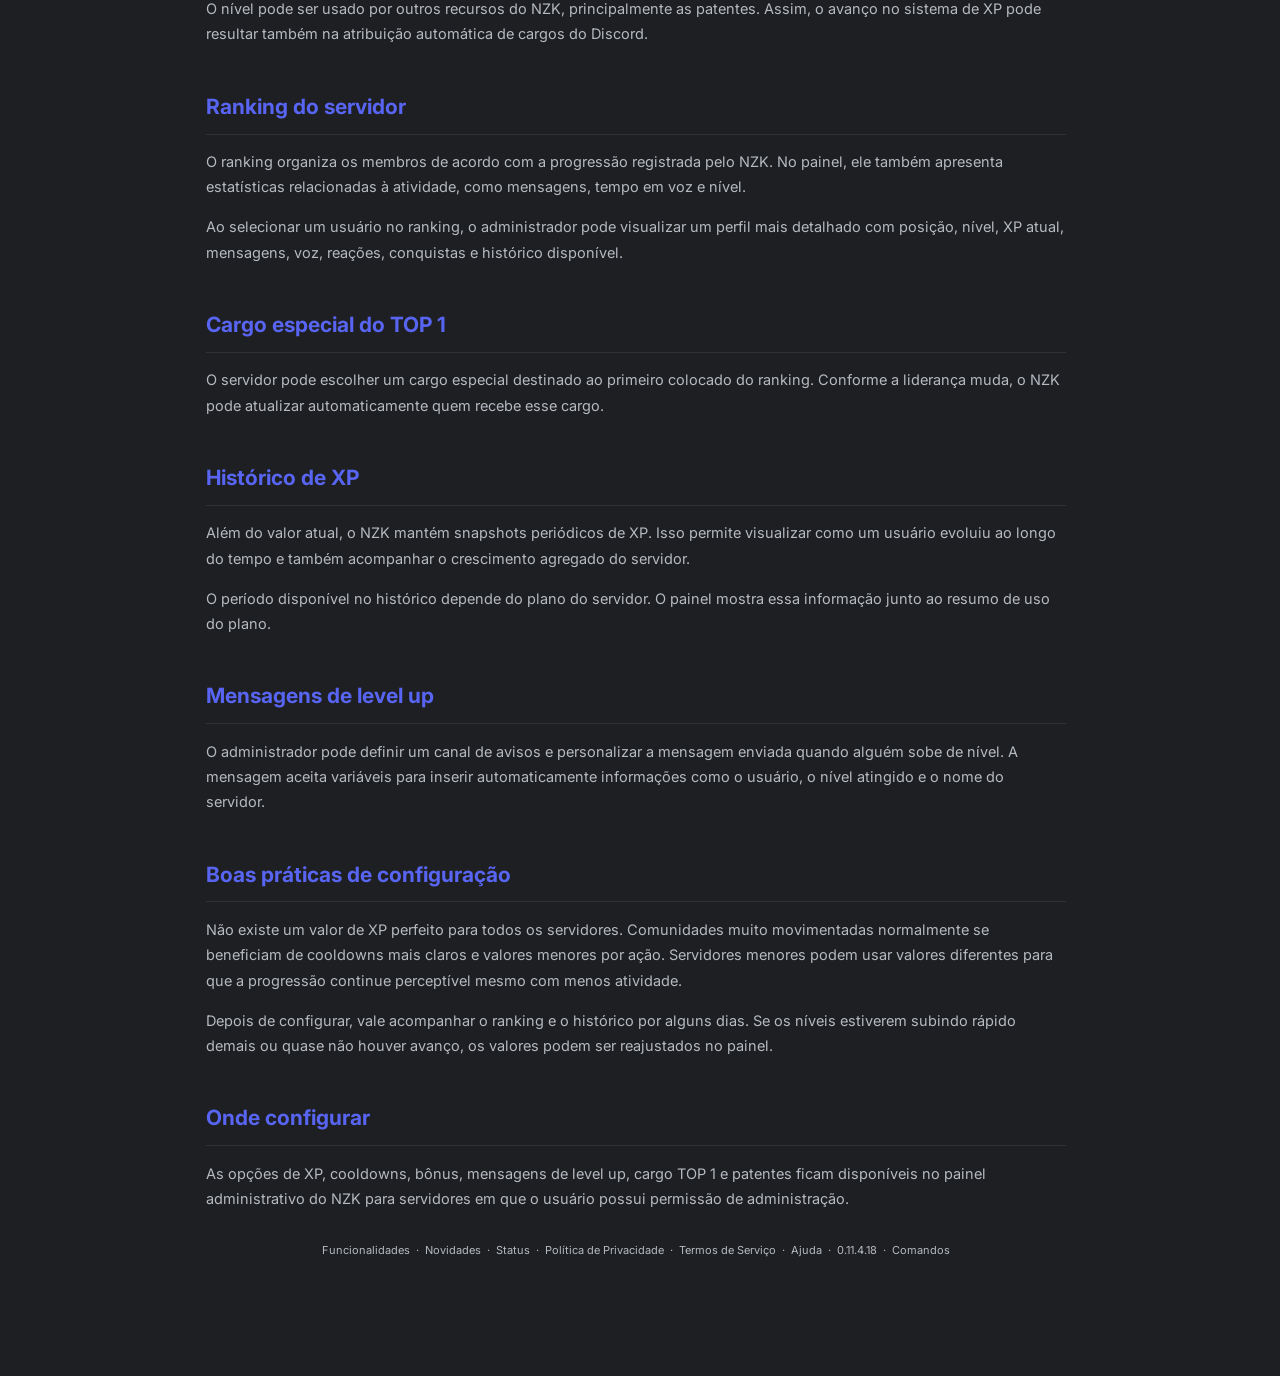
<file: guia-xp.html>
<!DOCTYPE html>
<html lang="pt-BR">
<head>
    <meta charset="UTF-8">
    <meta name="viewport" content="width=device-width, initial-scale=1.0">
    <title>Guia de XP e Níveis | NZK</title>
    <meta name="description" content="Entenda como funciona o sistema de XP do NZK: mensagens, reações, voz, cooldowns, bônus, ranking e histórico de progressão.">
    <link rel="icon" href="data:image/svg+xml,<svg xmlns=%22http://www.w3.org/2000/svg%22 viewBox=%220 0 100 100%22><text y=%22.9em%22 font-size=%2290%22>🔥</text></svg>">
    <link href="https://fonts.googleapis.com/css2?family=Inter:wght@400;600;800&display=swap" rel="stylesheet">
    <link rel="stylesheet" href="css/style.css">
    <script async src="https://pagead2.googlesyndication.com/pagead/js/adsbygoogle.js?client=ca-pub-8816082473901477" crossorigin="anonymous"></script>
    <style>
        .guide-page{max-width:860px;margin:0 auto;padding:50px 24px 80px;line-height:1.75}
        .guide-page h1{font-size:32px;margin:0 0 12px}
        .guide-page h2{font-size:21px;color:var(--accent);margin-top:42px;margin-bottom:12px;border-bottom:1px solid rgba(255,255,255,.08);padding-bottom:8px}
        .guide-page h3{font-size:16px;margin-top:24px;margin-bottom:8px}
        .guide-page p,.guide-page li{color:var(--text-muted);font-size:14.5px}
        .guide-page a{color:var(--accent);text-decoration:none}.guide-page a:hover{text-decoration:underline}
        .guide-back{display:inline-block;margin-bottom:26px;color:var(--text-muted)!important;font-size:13px}
        .guide-intro{font-size:16px!important;max-width:760px}
        .guide-card{background:var(--card);border:1px solid rgba(255,255,255,.06);border-radius:14px;padding:20px;margin:22px 0}
        .guide-example{background:#1e1f22;border-left:3px solid var(--accent);padding:16px 18px;border-radius:8px;color:var(--text-muted);font-size:13.5px}
        .guide-footer{text-align:center;margin-top:54px;padding-top:22px;border-top:1px solid rgba(255,255,255,.08);font-size:12px;color:var(--text-muted)}
        .guide-footer a{color:var(--text-muted);margin:0 6px}
    </style>

    <script src="/js/config.js"></script>
    <script src="/js/footer.js"></script>
    <script src="/js/site-info.js"></script>
</head>
<body>
<main class="guide-page">
    <a class="guide-back" href="/ajuda.html">← Voltar para a Central de Ajuda</a>
    <h1>⭐ Guia de XP e Níveis do NZK</h1>
    <p class="guide-intro">O sistema de níveis é o núcleo do NZK. Ele transforma a atividade do servidor em uma progressão visível, usando mensagens, reações e participação em canais de voz. Cada servidor pode ajustar os valores para combinar melhor com a própria comunidade.</p>

    <h2>Como o XP é obtido</h2>
    <p>O NZK registra diferentes formas de participação e pode conceder XP separadamente para cada uma delas. Isso evita depender apenas de mensagens e permite que usuários ativos em voz ou em outras interações também apareçam na progressão.</p>

    <div class="guide-card">
        <h3>💬 Mensagens</h3>
        <p>O administrador define quanto XP uma mensagem válida concede. O sistema também permite configurar um cooldown, impedindo que várias mensagens enviadas em sequência sejam usadas apenas para acumular XP rapidamente.</p>
        <h3>❤️ Reações</h3>
        <p>Reações podem gerar uma quantidade própria de XP e possuem cooldown separado. Isso permite reconhecer participação sem transformar spam de reações em uma forma eficiente de farm.</p>
        <h3>🎙️ Voz</h3>
        <p>O servidor também pode definir quanto XP é concedido por minuto de participação em canais de voz. O valor é independente do XP de mensagens e reações.</p>
    </div>

    <h2>Cooldowns e prevenção de farm</h2>
    <p>O cooldown é o intervalo mínimo entre ações que podem gerar XP para o mesmo usuário. No painel, mensagens e reações possuem controles próprios. O objetivo é manter a progressão ligada à atividade real do servidor, e não à repetição artificial de ações.</p>
    <div class="guide-example">Exemplo: se o cooldown de mensagens estiver configurado para 15 segundos, enviar várias mensagens dentro desse intervalo não deve produzir uma nova recompensa de XP a cada envio.</div>

    <h2>Bônus de XP</h2>
    <p>O NZK permite configurar bônus percentuais para determinadas situações. Entre os recursos atuais estão bônus para boosters e bônus para administradores. Quando um membro se enquadra em mais de uma condição, o servidor pode definir como esses bônus se comportam.</p>
    <p>Também existe uma recompensa específica de XP ligada ao impulso do servidor, que pode ser configurada separadamente da progressão normal.</p>

    <h2>Como funciona o nível</h2>
    <p>O XP acumulado aumenta a progressão do usuário até que ele alcance o valor necessário para subir de nível. Depois disso, o perfil passa a mostrar o novo nível e o progresso para a próxima etapa.</p>
    <p>O nível pode ser usado por outros recursos do NZK, principalmente as patentes. Assim, o avanço no sistema de XP pode resultar também na atribuição automática de cargos do Discord.</p>

    <h2>Ranking do servidor</h2>
    <p>O ranking organiza os membros de acordo com a progressão registrada pelo NZK. No painel, ele também apresenta estatísticas relacionadas à atividade, como mensagens, tempo em voz e nível.</p>
    <p>Ao selecionar um usuário no ranking, o administrador pode visualizar um perfil mais detalhado com posição, nível, XP atual, mensagens, voz, reações, conquistas e histórico disponível.</p>

    <h2>Cargo especial do TOP 1</h2>
    <p>O servidor pode escolher um cargo especial destinado ao primeiro colocado do ranking. Conforme a liderança muda, o NZK pode atualizar automaticamente quem recebe esse cargo.</p>

    <h2>Histórico de XP</h2>
    <p>Além do valor atual, o NZK mantém snapshots periódicos de XP. Isso permite visualizar como um usuário evoluiu ao longo do tempo e também acompanhar o crescimento agregado do servidor.</p>
    <p>O período disponível no histórico depende do plano do servidor. O painel mostra essa informação junto ao resumo de uso do plano.</p>

    <h2>Mensagens de level up</h2>
    <p>O administrador pode definir um canal de avisos e personalizar a mensagem enviada quando alguém sobe de nível. A mensagem aceita variáveis para inserir automaticamente informações como o usuário, o nível atingido e o nome do servidor.</p>

    <h2>Boas práticas de configuração</h2>
    <p>Não existe um valor de XP perfeito para todos os servidores. Comunidades muito movimentadas normalmente se beneficiam de cooldowns mais claros e valores menores por ação. Servidores menores podem usar valores diferentes para que a progressão continue perceptível mesmo com menos atividade.</p>
    <p>Depois de configurar, vale acompanhar o ranking e o histórico por alguns dias. Se os níveis estiverem subindo rápido demais ou quase não houver avanço, os valores podem ser reajustados no painel.</p>

    <h2>Onde configurar</h2>
    <p>As opções de XP, cooldowns, bônus, mensagens de level up, cargo TOP 1 e patentes ficam disponíveis no painel administrativo do NZK para servidores em que o usuário possui permissão de administração.</p>

    <div data-nzk-footer></div>
</main>
</body>
</html>
</file>
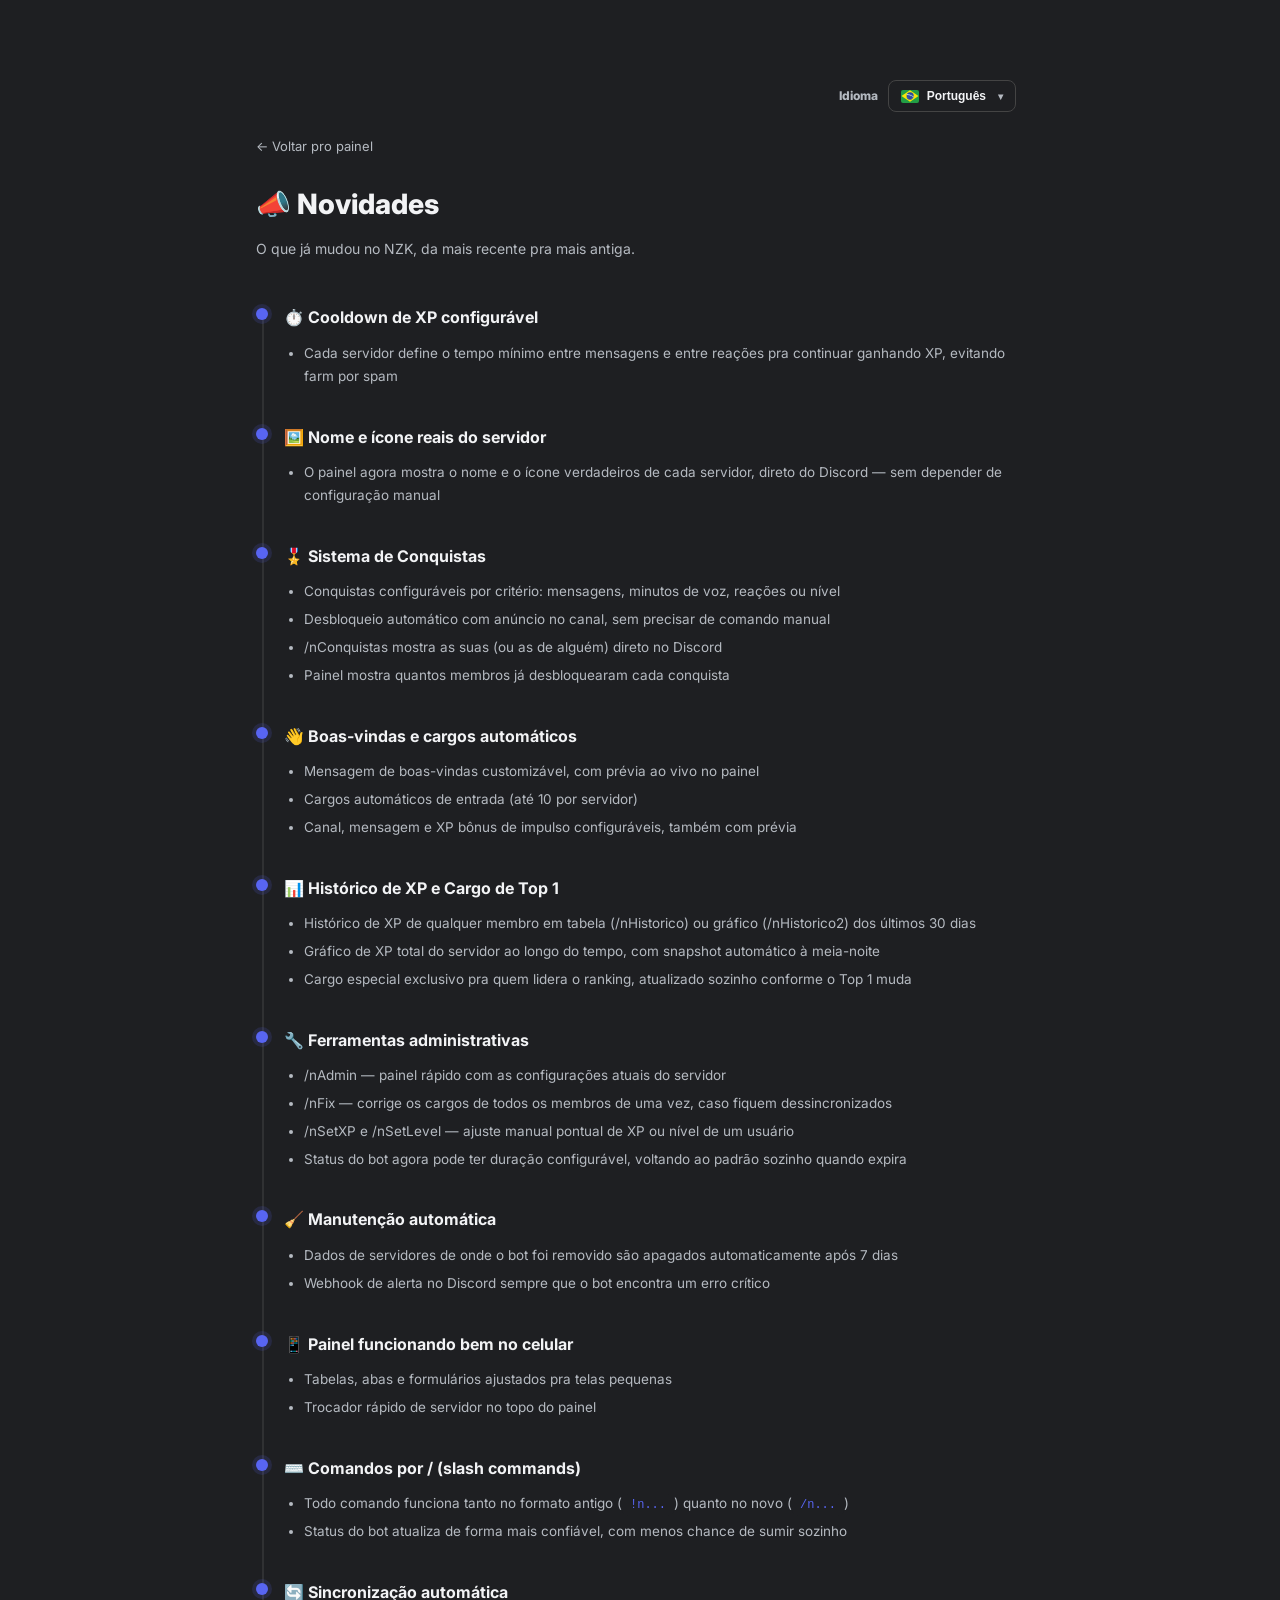
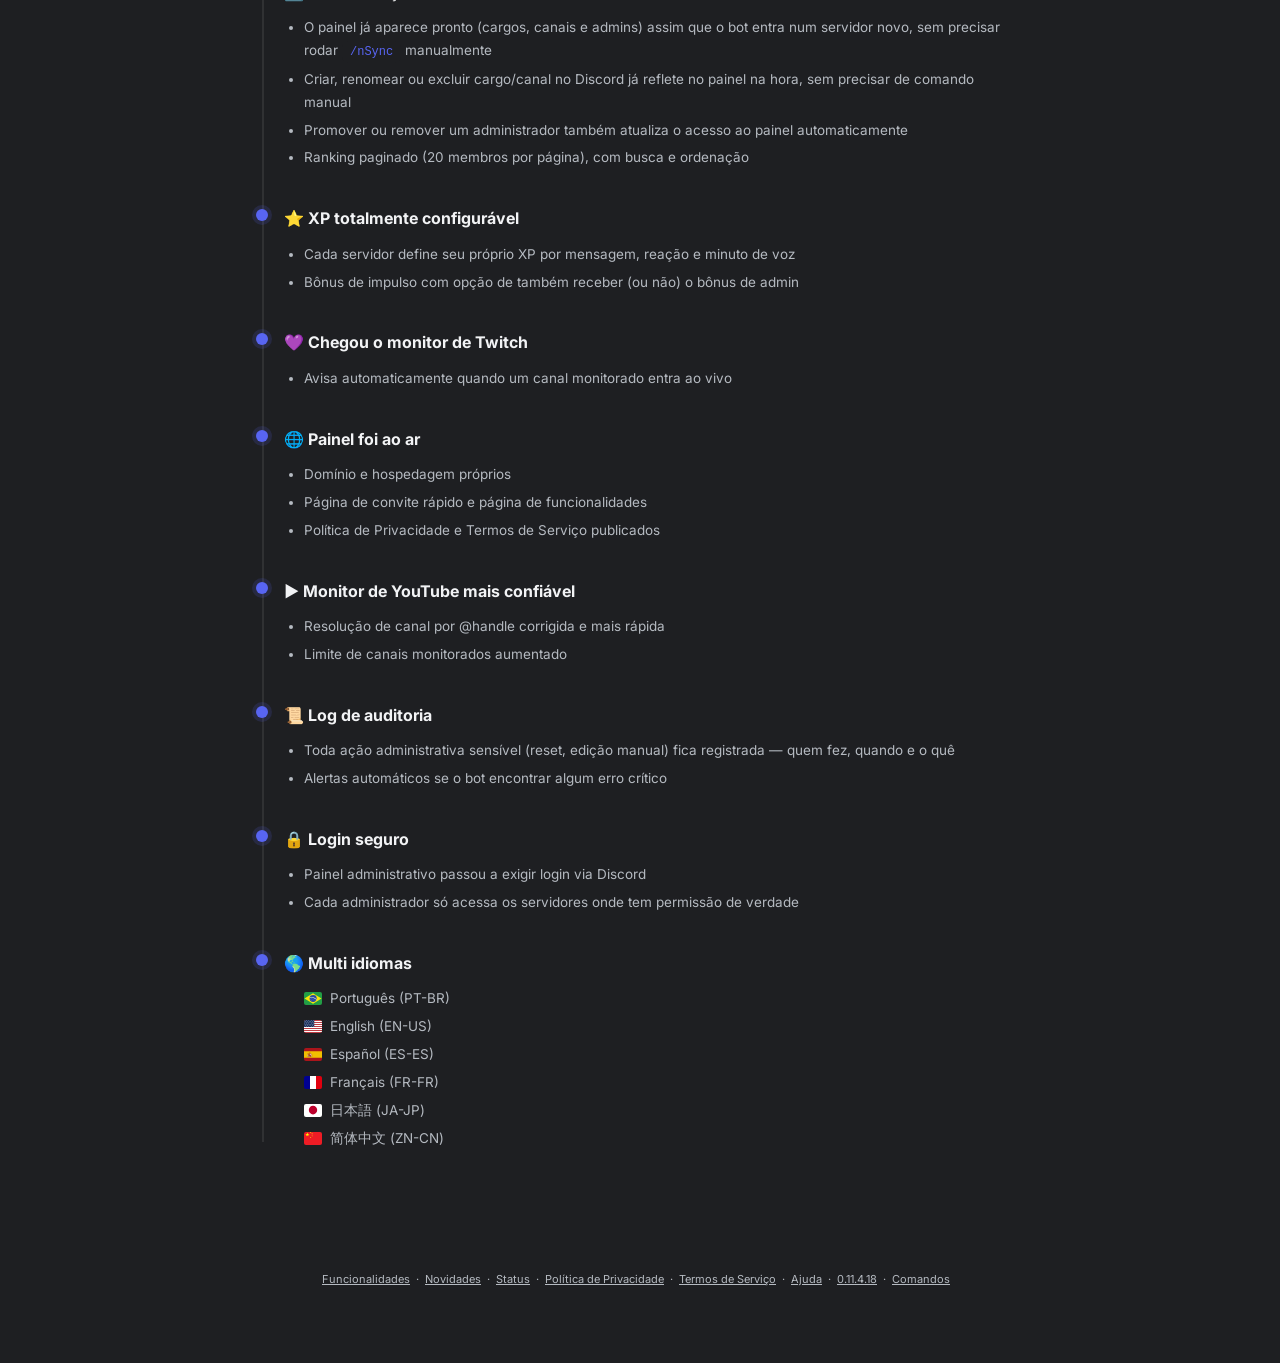
<file: novidades.html>
<!DOCTYPE html>
<html lang="pt-BR">
<head>
    <meta charset="UTF-8">
    <meta name="viewport" content="width=device-width, initial-scale=1.0">
    <title>Novidades | NZK</title>
    <meta name="description" content="Acompanhe as novidades e atualizações do NZK, bot de níveis, XP, ranking, conquistas e integrações para Discord.">
    <link rel="icon" href="data:image/svg+xml,<svg xmlns=%22http://www.w3.org/2000/svg%22 viewBox=%220 0 100 100%22><text y=%22.9em%22 font-size=%2290%22>🔥</text></svg>">
    <link href="https://fonts.googleapis.com/css2?family=Inter:wght@400;600;800&display=swap" rel="stylesheet">
    <link rel="stylesheet" href="css/style.css">
    <script async src="https://pagead2.googlesyndication.com/pagead/js/adsbygoogle.js?client=ca-pub-8816082473901477" crossorigin="anonymous"></script>
    <script src="js/lang-select.js" defer></script>
    <script src="i18n/pt-BR.js"></script>
    <script src="i18n/en-US.js"></script>
	<script src="i18n/es-ES.js"></script>
	<script src="i18n/fr-FR.js"></script>
	<script src="i18n/ja-JP.js"></script>
	<script src="i18n/zh-CN.js"></script>
	<script src="js/i18n.js"></script>
    <style>
        .page-container { max-width: 760px; margin: 0 auto; padding: 60px 24px 40px; line-height: 1.7; }
        .back-link { display: inline-block; margin-bottom: 24px; font-size: 13px; color: var(--text-muted); text-decoration: none; }
        .back-link:hover { text-decoration: underline; }
        .page-header { margin-bottom: 44px; }
        .page-header h1 { font-size: 28px; margin: 0 0 8px; }
        .page-header p { color: var(--text-muted); font-size: 14px; margin: 0; }
        .timeline { position: relative; padding-left: 28px; }
        .timeline::before { content: ""; position: absolute; left: 6px; top: 8px; bottom: 8px; width: 2px; background: rgba(255,255,255,0.08); }
        .entry { position: relative; margin-bottom: 36px; }
        .entry::before { content: ""; position: absolute; left: -28px; top: 4px; width: 12px; height: 12px; border-radius: 50%; background: var(--accent); box-shadow: 0 0 0 4px rgba(88,101,242,0.15); }
        .entry h2 { font-size: 16px; margin: 0 0 10px; display: flex; align-items: center; gap: 8px; }
        .entry ul { margin: 0; padding-left: 20px; }
        .entry li { color: var(--text-muted); font-size: 13.5px; margin-bottom: 5px; }
        .lang-flags-list li { display: flex; align-items: center; gap: 8px; }
        .entry-flag { width: 18px; height: 13px; object-fit: cover; border-radius: 2px; flex-shrink: 0; }
        .page-footer { text-align: center; margin-top: 50px; font-size: 12px; color: var(--text-muted); }
        .page-footer a { color: var(--text-muted); }
        .language-picker { display:flex; justify-content:flex-end; align-items:center; gap:10px; margin-bottom:20px; }
        .language-picker label { color:var(--text-muted); font-size:12px; }
        .language-picker select { padding:8px 10px; font-size:12px; }
    </style>

    <script src="/js/config.js"></script>
    <script src="/js/footer.js"></script>
    <script src="/js/site-info.js"></script>
</head>
<body>
    <div class="page-container">
        <div class="language-picker" style="display: flex; justify-content: flex-end; align-items: center; gap: 10px; margin-bottom: 20px;">
			<label for="languageSelect" data-i18n="label.language">Idioma</label>
			<div class="lang-select" data-lang-select>
				<button type="button" class="lang-trigger" aria-haspopup="listbox" aria-expanded="false">
					<img src="svg/br.svg" alt="" class="lang-flag" data-lang-flag>
					<span data-lang-label>Português</span>
				</button>
				<ul class="lang-options" role="listbox" hidden>
					<li role="option" data-value="pt-BR" data-flag="svg/br.svg" aria-selected="true">
						<img src="svg/br.svg" alt=""><span>Português</span>
					</li>
					<li role="option" data-value="en-US" data-flag="svg/us.svg" aria-selected="false">
						<img src="svg/us.svg" alt=""><span>English</span>
					</li>
					<li role="option" data-value="es-ES" data-flag="svg/es.svg" aria-selected="false">
						<img src="svg/es.svg" alt=""><span>Español</span>
					</li>
					<li role="option" data-value="fr-FR" data-flag="svg/fr.svg" aria-selected="false">
						<img src="svg/fr.svg" alt=""><span>Français</span>
					</li>
					<li role="option" data-value="ja-JP" data-flag="svg/jp.svg" aria-selected="false">
						<img src="svg/jp.svg" alt=""><span>日本語</span>
					</li>
					<li role="option" data-value="zh-CN" data-flag="svg/cn.svg" aria-selected="false">
						<img src="svg/cn.svg" alt=""><span>简体中文</span>
					</li>
				</ul>
				<select id="languageSelect" data-language-select hidden>
					<option value="pt-BR">Português</option>
					<option value="en-US">English</option>
					<option value="es-ES">Español</option>
					<option value="fr-FR">Français</option>
					<option value="ja-JP">日本語</option>
					<option value="zh-CN">简体中文</option>
				</select>
			</div>
		</div>
        <a class="back-link" href="/">← Voltar pro painel</a>
		
        <div class="page-header"><h1>📣 Novidades</h1><p>O que já mudou no NZK, da mais recente pra mais antiga.</p></div>
        <div class="timeline">
            <div class="entry"><h2>⏱️ Cooldown de XP configurável</h2><ul><li>Cada servidor define o tempo mínimo entre mensagens e entre reações pra continuar ganhando XP, evitando farm por spam</li></ul></div>
            <div class="entry"><h2>🖼️ Nome e ícone reais do servidor</h2><ul><li>O painel agora mostra o nome e o ícone verdadeiros de cada servidor, direto do Discord — sem depender de configuração manual</li></ul></div>
            <div class="entry"><h2>🎖️ Sistema de Conquistas</h2><ul><li>Conquistas configuráveis por critério: mensagens, minutos de voz, reações ou nível</li><li>Desbloqueio automático com anúncio no canal, sem precisar de comando manual</li><li>/nConquistas mostra as suas (ou as de alguém) direto no Discord</li><li>Painel mostra quantos membros já desbloquearam cada conquista</li></ul></div>
            <div class="entry"><h2>👋 Boas-vindas e cargos automáticos</h2><ul><li>Mensagem de boas-vindas customizável, com prévia ao vivo no painel</li><li>Cargos automáticos de entrada (até 10 por servidor)</li><li>Canal, mensagem e XP bônus de impulso configuráveis, também com prévia</li></ul></div>
            <div class="entry"><h2>📊 Histórico de XP e Cargo de Top 1</h2><ul><li>Histórico de XP de qualquer membro em tabela (/nHistorico) ou gráfico (/nHistorico2) dos últimos 30 dias</li><li>Gráfico de XP total do servidor ao longo do tempo, com snapshot automático à meia-noite</li><li>Cargo especial exclusivo pra quem lidera o ranking, atualizado sozinho conforme o Top 1 muda</li></ul></div>
            <div class="entry"><h2>🔧 Ferramentas administrativas</h2><ul><li>/nAdmin — painel rápido com as configurações atuais do servidor</li><li>/nFix — corrige os cargos de todos os membros de uma vez, caso fiquem dessincronizados</li><li>/nSetXP e /nSetLevel — ajuste manual pontual de XP ou nível de um usuário</li><li>Status do bot agora pode ter duração configurável, voltando ao padrão sozinho quando expira</li></ul></div>
            <div class="entry"><h2>🧹 Manutenção automática</h2><ul><li>Dados de servidores de onde o bot foi removido são apagados automaticamente após 7 dias</li><li>Webhook de alerta no Discord sempre que o bot encontra um erro crítico</li></ul></div>
            <div class="entry"><h2>📱 Painel funcionando bem no celular</h2><ul><li>Tabelas, abas e formulários ajustados pra telas pequenas</li><li>Trocador rápido de servidor no topo do painel</li></ul></div>
            <div class="entry"><h2>⌨️ Comandos por / (slash commands)</h2><ul><li>Todo comando funciona tanto no formato antigo (<code>!n...</code>) quanto no novo (<code>/n...</code>)</li><li>Status do bot atualiza de forma mais confiável, com menos chance de sumir sozinho</li></ul></div>
            <div class="entry"><h2>🔄 Sincronização automática</h2><ul><li>O painel já aparece pronto (cargos, canais e admins) assim que o bot entra num servidor novo, sem precisar rodar <code>/nSync</code> manualmente</li><li>Criar, renomear ou excluir cargo/canal no Discord já reflete no painel na hora, sem precisar de comando manual</li><li>Promover ou remover um administrador também atualiza o acesso ao painel automaticamente</li><li>Ranking paginado (20 membros por página), com busca e ordenação</li></ul></div>
            <div class="entry"><h2>⭐ XP totalmente configurável</h2><ul><li>Cada servidor define seu próprio XP por mensagem, reação e minuto de voz</li><li>Bônus de impulso com opção de também receber (ou não) o bônus de admin</li></ul></div>
            <div class="entry"><h2>💜 Chegou o monitor de Twitch</h2><ul><li>Avisa automaticamente quando um canal monitorado entra ao vivo</li></ul></div>
            <div class="entry"><h2>🌐 Painel foi ao ar</h2><ul><li>Domínio e hospedagem próprios</li><li>Página de convite rápido e página de funcionalidades</li><li>Política de Privacidade e Termos de Serviço publicados</li></ul></div>
            <div class="entry"><h2>▶️ Monitor de YouTube mais confiável</h2><ul><li>Resolução de canal por @handle corrigida e mais rápida</li><li>Limite de canais monitorados aumentado</li></ul></div>
            <div class="entry"><h2>📜 Log de auditoria</h2><ul><li>Toda ação administrativa sensível (reset, edição manual) fica registrada — quem fez, quando e o quê</li><li>Alertas automáticos se o bot encontrar algum erro crítico</li></ul></div>
            <div class="entry"><h2>🔒 Login seguro</h2><ul><li>Painel administrativo passou a exigir login via Discord</li><li>Cada administrador só acessa os servidores onde tem permissão de verdade</li></ul></div>
			<div class="entry"><h2 data-i18n="novidades.e10.title">🌎 Multi idiomas</h2>
				<ul class="lang-flags-list">
					<li><img src="svg/br.svg" alt="" class="entry-flag"><span>Português (PT-BR)</span></li>
					<li><img src="svg/us.svg" alt="" class="entry-flag"><span>English (EN-US)</span></li>
					<li><img src="svg/es.svg" alt="" class="entry-flag"><span>Español (ES-ES)</span></li>
					<li><img src="svg/fr.svg" alt="" class="entry-flag"><span>Français (FR-FR)</span></li>
					<li><img src="svg/jp.svg" alt="" class="entry-flag"><span>日本語 (JA-JP)</span></li>
					<li><img src="svg/cn.svg" alt="" class="entry-flag"><span>简体中文 (ZN-CN)</span></li>
				</ul>
			</div>
		</div>
        <br><br>
        <div data-nzk-footer></div>
    </div>
</body>
</html>
</file>
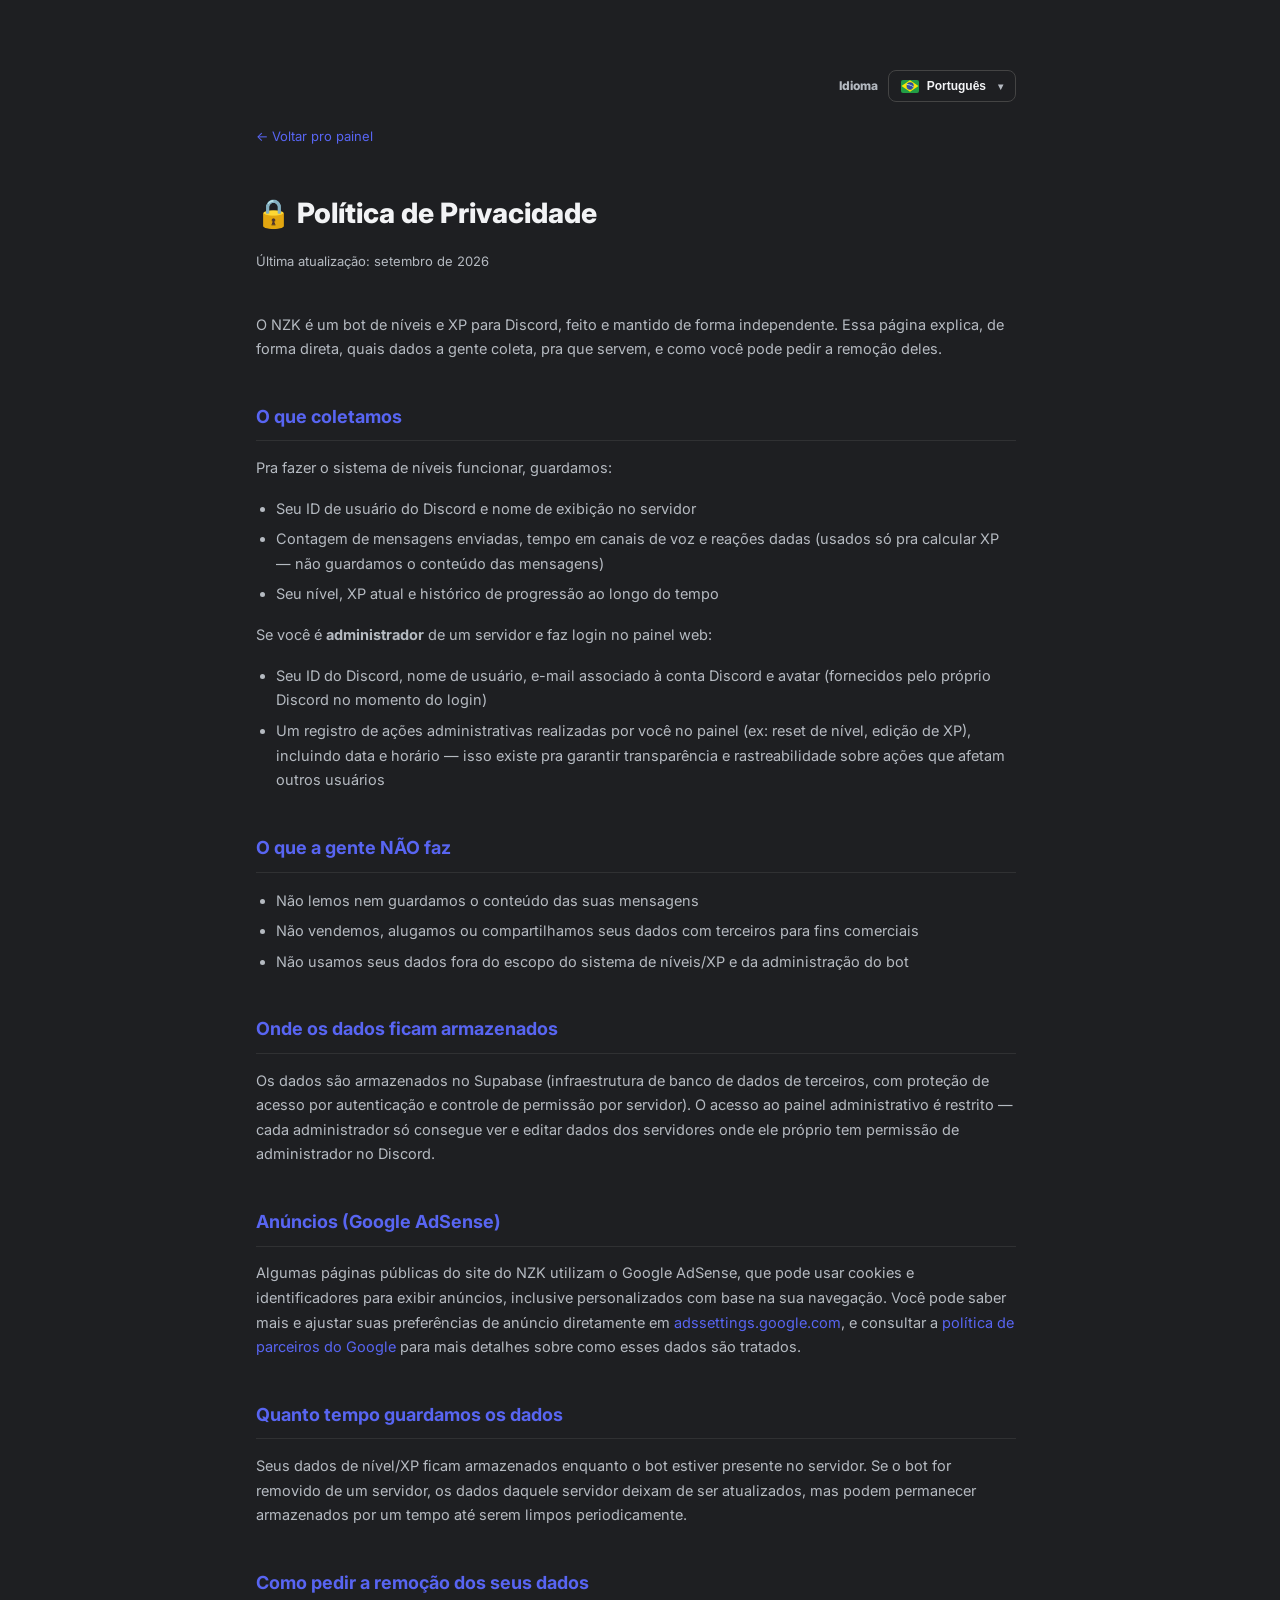
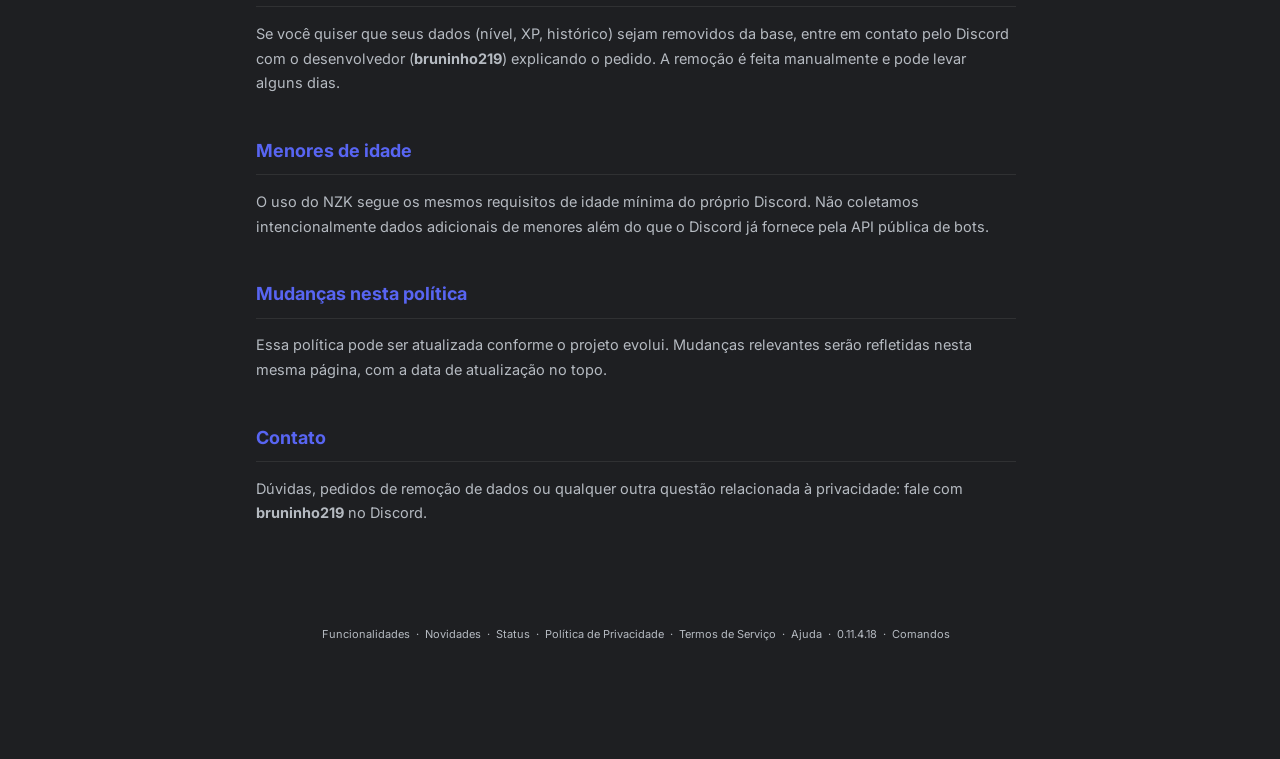
<file: privacidade.html>
<!DOCTYPE html>
<html lang="pt-BR">
<head>
    <meta charset="UTF-8">
    <meta name="viewport" content="width=device-width, initial-scale=1.0">
    <title>Política de Privacidade | NZK</title>
    <meta name="description" content="Saiba quais dados o NZK utiliza, como são armazenados e como funcionam privacidade, anúncios e solicitações de remoção.">
    <link rel="icon" href="data:image/svg+xml,<svg xmlns=%22http://www.w3.org/2000/svg%22 viewBox=%220 0 100 100%22><text y=%22.9em%22 font-size=%2290%22>🔥</text></svg>">
    <link href="https://fonts.googleapis.com/css2?family=Inter:wght@400;600;800&display=swap" rel="stylesheet">
    <link rel="stylesheet" href="css/style.css">
    <script async src="https://pagead2.googlesyndication.com/pagead/js/adsbygoogle.js?client=ca-pub-8816082473901477" crossorigin="anonymous"></script>
    <script src="js/lang-select.js" defer></script>
    <script src="i18n/pt-BR.js"></script>
    <script src="i18n/en-US.js"></script>
	<script src="i18n/es-ES.js"></script>
	<script src="i18n/fr-FR.js"></script>
	<script src="i18n/ja-JP.js"></script>
	<script src="i18n/zh-CN.js"></script>
	<script src="js/i18n.js"></script>
    <style>
        .legal-container { max-width: 760px; margin: 0 auto; padding: 50px 24px 80px; line-height: 1.7; }
        .legal-container h1 { font-size: 28px; margin-bottom: 6px; }
        .legal-container .updated { color: var(--text-muted); font-size: 13px; margin-bottom: 40px; }
        .legal-container h2 { font-size: 18px; color: var(--accent); margin-top: 40px; margin-bottom: 12px; border-bottom: 1px solid rgba(255,255,255,0.08); padding-bottom: 8px; }
        .legal-container p, .legal-container li { color: var(--text-muted); font-size: 14.5px; }
        .legal-container ul { padding-left: 20px; }
        .legal-container li { margin-bottom: 6px; }
        .legal-container a { color: var(--accent); text-decoration: none; }
        .legal-container a:hover { text-decoration: underline; }
        .back-link { display: inline-block; margin-bottom: 24px; font-size: 13px; }
        .language-picker { display:flex; justify-content:flex-end; align-items:center; gap:10px; margin-bottom:20px; }
        .language-picker label { color:var(--text-muted); font-size:12px; }
        .language-picker select { padding:8px 10px; font-size:12px; }
    </style>

    <script src="/js/config.js"></script>
    <script src="/js/footer.js"></script>
    <script src="/js/site-info.js"></script>
</head>
<body>
    <div class="legal-container">
        <div class="language-picker" style="display: flex; justify-content: flex-end; align-items: center; gap: 10px; margin-bottom: 20px;">
			<label for="languageSelect" data-i18n="label.language">Idioma</label>
			<div class="lang-select" data-lang-select>
				<button type="button" class="lang-trigger" aria-haspopup="listbox" aria-expanded="false">
					<img src="svg/br.svg" alt="" class="lang-flag" data-lang-flag>
					<span data-lang-label>Português</span>
				</button>
				<ul class="lang-options" role="listbox" hidden>
					<li role="option" data-value="pt-BR" data-flag="svg/br.svg" aria-selected="true">
						<img src="svg/br.svg" alt=""><span>Português</span>
					</li>
					<li role="option" data-value="en-US" data-flag="svg/us.svg" aria-selected="false">
						<img src="svg/us.svg" alt=""><span>English</span>
					</li>
					<li role="option" data-value="es-ES" data-flag="svg/es.svg" aria-selected="false">
						<img src="svg/es.svg" alt=""><span>Español</span>
					</li>
					<li role="option" data-value="fr-FR" data-flag="svg/fr.svg" aria-selected="false">
						<img src="svg/fr.svg" alt=""><span>Français</span>
					</li>
					<li role="option" data-value="ja-JP" data-flag="svg/jp.svg" aria-selected="false">
						<img src="svg/jp.svg" alt=""><span>日本語</span>
					</li>
					<li role="option" data-value="zh-CN" data-flag="svg/cn.svg" aria-selected="false">
						<img src="svg/cn.svg" alt=""><span>简体中文</span>
					</li>
				</ul>
				<select id="languageSelect" data-language-select hidden>
					<option value="pt-BR">Português</option>
					<option value="en-US">English</option>
					<option value="es-ES">Español</option>
					<option value="fr-FR">Français</option>
					<option value="ja-JP">日本語</option>
					<option value="zh-CN">简体中文</option>
				</select>
			</div>
		</div>

        <a class="back-link" href="/">← Voltar pro painel</a>
        <h1>🔒 Política de Privacidade</h1>
        <p class="updated">Última atualização: setembro de 2026</p>
        <p>O NZK é um bot de níveis e XP para Discord, feito e mantido de forma independente. Essa página explica, de forma direta, quais dados a gente coleta, pra que servem, e como você pode pedir a remoção deles.</p>
        <h2>O que coletamos</h2>
        <p>Pra fazer o sistema de níveis funcionar, guardamos:</p>
        <ul><li>Seu ID de usuário do Discord e nome de exibição no servidor</li><li>Contagem de mensagens enviadas, tempo em canais de voz e reações dadas (usados só pra calcular XP — não guardamos o conteúdo das mensagens)</li><li>Seu nível, XP atual e histórico de progressão ao longo do tempo</li></ul>
        <p>Se você é <strong>administrador</strong> de um servidor e faz login no painel web:</p>
        <ul><li>Seu ID do Discord, nome de usuário, e-mail associado à conta Discord e avatar (fornecidos pelo próprio Discord no momento do login)</li><li>Um registro de ações administrativas realizadas por você no painel (ex: reset de nível, edição de XP), incluindo data e horário — isso existe pra garantir transparência e rastreabilidade sobre ações que afetam outros usuários</li></ul>
        <h2>O que a gente NÃO faz</h2>
        <ul><li>Não lemos nem guardamos o conteúdo das suas mensagens</li><li>Não vendemos, alugamos ou compartilhamos seus dados com terceiros para fins comerciais</li><li>Não usamos seus dados fora do escopo do sistema de níveis/XP e da administração do bot</li></ul>
        <h2>Onde os dados ficam armazenados</h2>
        <p>Os dados são armazenados no Supabase (infraestrutura de banco de dados de terceiros, com proteção de acesso por autenticação e controle de permissão por servidor). O acesso ao painel administrativo é restrito — cada administrador só consegue ver e editar dados dos servidores onde ele próprio tem permissão de administrador no Discord.</p>
        <h2>Anúncios (Google AdSense)</h2>
        <p>Algumas páginas públicas do site do NZK utilizam o Google AdSense, que pode usar cookies e identificadores para exibir anúncios, inclusive personalizados com base na sua navegação. Você pode saber mais e ajustar suas preferências de anúncio diretamente em <a href="https://adssettings.google.com" target="_blank" rel="noopener">adssettings.google.com</a>, e consultar a <a href="https://policies.google.com/technologies/partner-sites" target="_blank" rel="noopener">política de parceiros do Google</a> para mais detalhes sobre como esses dados são tratados.</p>
        <h2>Quanto tempo guardamos os dados</h2>
        <p>Seus dados de nível/XP ficam armazenados enquanto o bot estiver presente no servidor. Se o bot for removido de um servidor, os dados daquele servidor deixam de ser atualizados, mas podem permanecer armazenados por um tempo até serem limpos periodicamente.</p>
        <h2>Como pedir a remoção dos seus dados</h2>
        <p>Se você quiser que seus dados (nível, XP, histórico) sejam removidos da base, entre em contato pelo Discord com o desenvolvedor (<strong>bruninho219</strong>) explicando o pedido. A remoção é feita manualmente e pode levar alguns dias.</p>
        <h2>Menores de idade</h2>
        <p>O uso do NZK segue os mesmos requisitos de idade mínima do próprio Discord. Não coletamos intencionalmente dados adicionais de menores além do que o Discord já fornece pela API pública de bots.</p>
        <h2>Mudanças nesta política</h2>
        <p>Essa política pode ser atualizada conforme o projeto evolui. Mudanças relevantes serão refletidas nesta mesma página, com a data de atualização no topo.</p>
        <h2>Contato</h2>
        <p>Dúvidas, pedidos de remoção de dados ou qualquer outra questão relacionada à privacidade: fale com <strong>bruninho219</strong> no Discord.</p>

        <br><br>
		<div data-nzk-footer></div>
    </div>
</body>
</html>
</file>
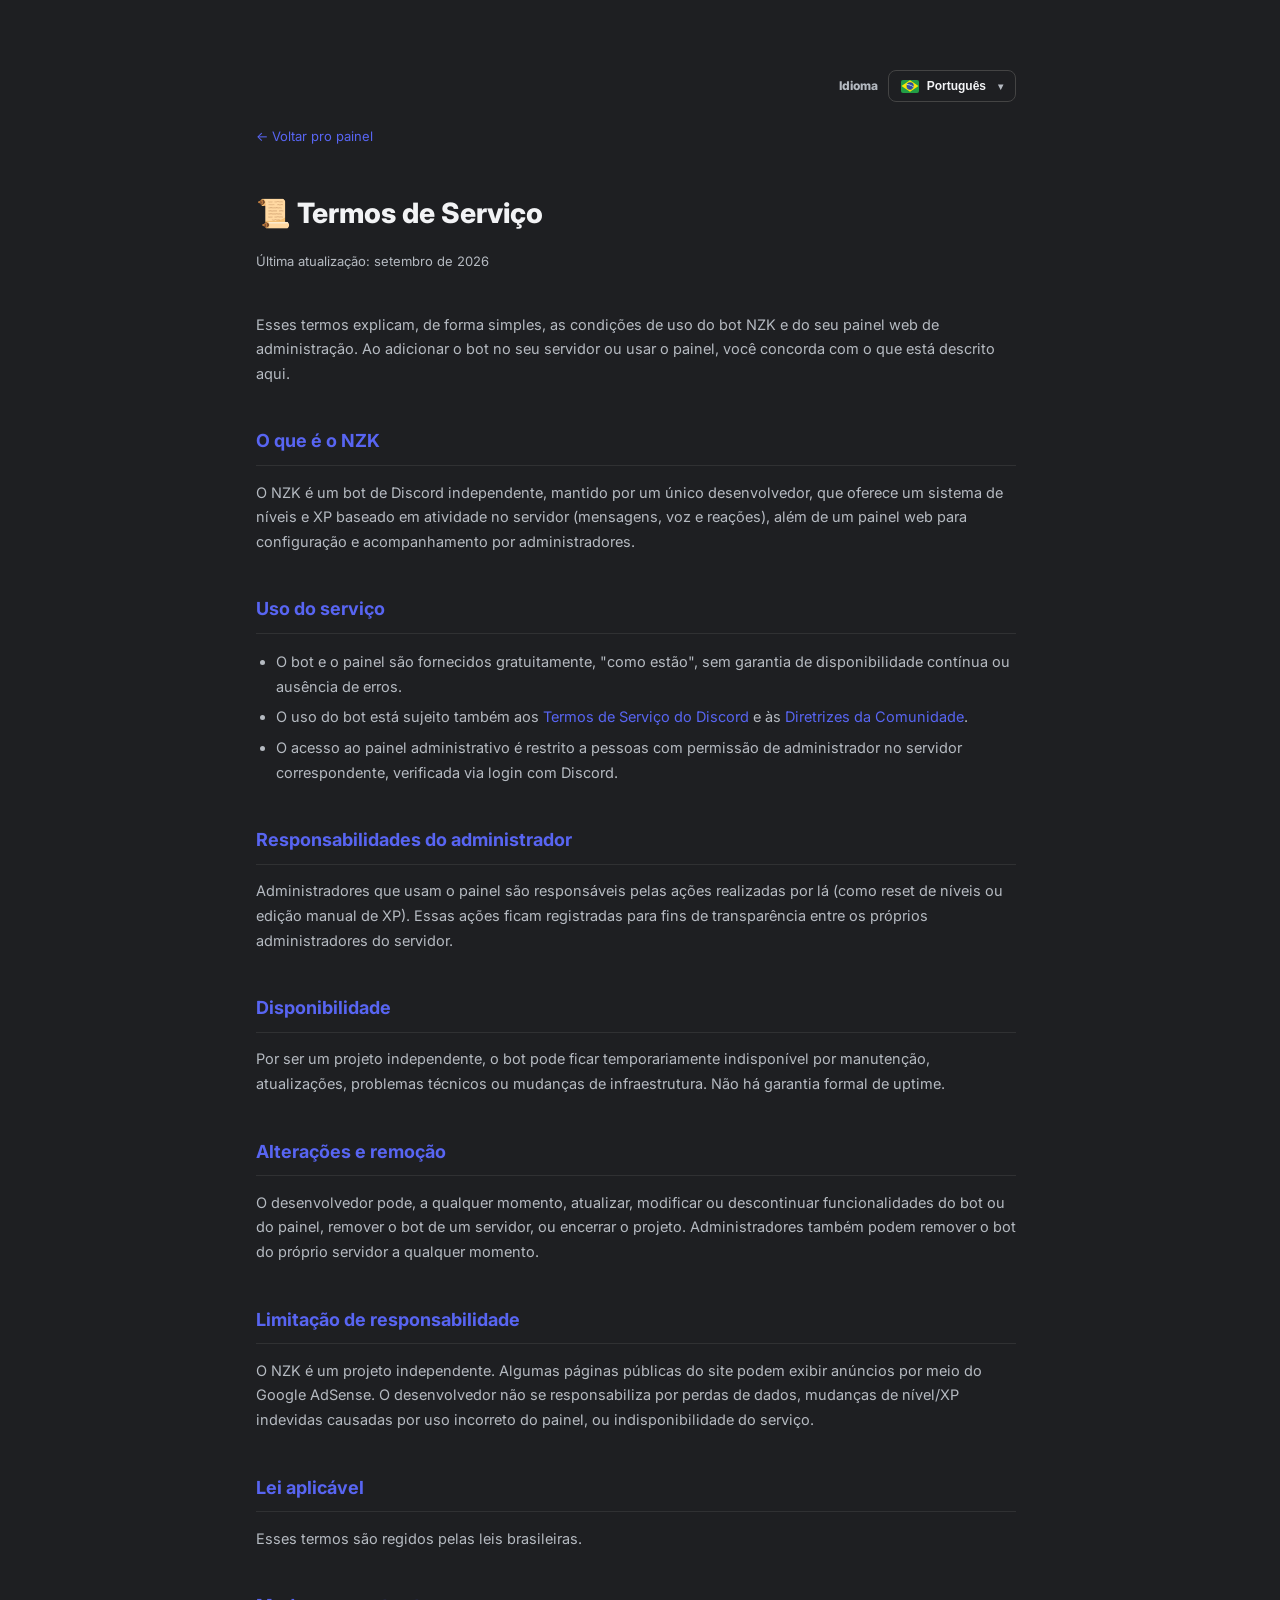
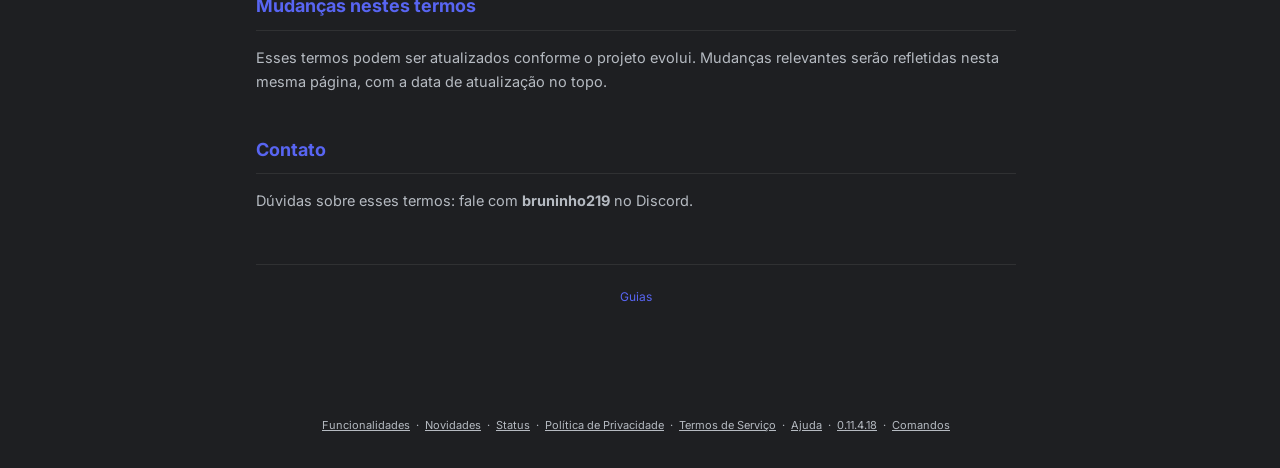
<file: termos.html>
<!DOCTYPE html>
<html lang="pt-BR">
<head>
    <meta charset="UTF-8">
    <meta name="viewport" content="width=device-width, initial-scale=1.0">
    <title>Termos de Serviço | NZK</title>
    <meta name="description" content="Consulte os Termos de Serviço do NZK, incluindo condições de uso do bot, painel web, responsabilidades e disponibilidade.">
    <link rel="icon" href="data:image/svg+xml,<svg xmlns=%22http://www.w3.org/2000/svg%22 viewBox=%220 0 100 100%22><text y=%22.9em%22 font-size=%2290%22>🔥</text></svg>">
    <link href="https://fonts.googleapis.com/css2?family=Inter:wght@400;600;800&display=swap" rel="stylesheet">
    <link rel="stylesheet" href="css/style.css">
    <script async src="https://pagead2.googlesyndication.com/pagead/js/adsbygoogle.js?client=ca-pub-8816082473901477" crossorigin="anonymous"></script>
    <script src="js/lang-select.js" defer></script>
    <script src="i18n/pt-BR.js"></script>
    <script src="i18n/en-US.js"></script>
	<script src="i18n/es-ES.js"></script>
	<script src="i18n/fr-FR.js"></script>
	<script src="i18n/ja-JP.js"></script>
	<script src="i18n/zh-CN.js"></script>
    <script src="js/i18n.js"></script>
    <style>
        .legal-container { max-width: 760px; margin: 0 auto; padding: 50px 24px 80px; line-height: 1.7; }
        .legal-container h1 { font-size: 28px; margin-bottom: 6px; }
        .legal-container .updated { color: var(--text-muted); font-size: 13px; margin-bottom: 40px; }
        .legal-container h2 { font-size: 18px; color: var(--accent); margin-top: 40px; margin-bottom: 12px; border-bottom: 1px solid rgba(255,255,255,0.08); padding-bottom: 8px; }
        .legal-container p, .legal-container li { color: var(--text-muted); font-size: 14.5px; }
        .legal-container ul { padding-left: 20px; }
        .legal-container li { margin-bottom: 6px; }
        .legal-container a { color: var(--accent); text-decoration: none; }
        .legal-container a:hover { text-decoration: underline; }
        .back-link { display: inline-block; margin-bottom: 24px; font-size: 13px; }
        .language-picker { display:flex; justify-content:flex-end; align-items:center; gap:10px; margin-bottom:20px; }
        .language-picker label { color:var(--text-muted); font-size:12px; }
        .language-picker select { padding:8px 10px; font-size:12px; }
    </style>

    <script src="/js/config.js"></script>
    <script src="/js/footer.js"></script>
    <script src="/js/site-info.js"></script>
</head>
<body>
    <div class="legal-container">
        <div class="language-picker">
            <label for="languageSelect" data-i18n="label.language">Idioma</label>
            <div class="lang-select" data-lang-select>
				<button type="button" class="lang-trigger" aria-haspopup="listbox" aria-expanded="false">
					<img src="svg/br.svg" alt="" class="lang-flag" data-lang-flag>
					<span data-lang-label>Português</span>
				</button>
				<ul class="lang-options" role="listbox" hidden>
					<li role="option" data-value="pt-BR" data-flag="svg/br.svg" aria-selected="true">
						<img src="svg/br.svg" alt=""><span>Português</span>
					</li>
					<li role="option" data-value="en-US" data-flag="svg/us.svg" aria-selected="false">
						<img src="svg/us.svg" alt=""><span>English</span>
					</li>
					<li role="option" data-value="es-ES" data-flag="svg/es.svg" aria-selected="false">
						<img src="svg/es.svg" alt=""><span>Español</span>
					</li>
					<li role="option" data-value="fr-FR" data-flag="svg/fr.svg" aria-selected="false">
						<img src="svg/fr.svg" alt=""><span>Français</span>
					</li>
					<li role="option" data-value="ja-JP" data-flag="svg/jp.svg" aria-selected="false">
						<img src="svg/jp.svg" alt=""><span>日本語</span>
					</li>
					<li role="option" data-value="zh-CN" data-flag="svg/cn.svg" aria-selected="false">
						<img src="svg/cn.svg" alt=""><span>简体中文</span>
					</li>
				</ul>
				<select id="languageSelect" data-language-select hidden>
					<option value="pt-BR">Português</option>
					<option value="en-US">English</option>
					<option value="es-ES">Español</option>
					<option value="fr-FR">Français</option>
					<option value="ja-JP">日本語</option>
					<option value="zh-CN">简体中文</option>
				</select>
			</div>
        </div>

        <a class="back-link" href="/">← Voltar pro painel</a>
        <h1>📜 Termos de Serviço</h1>
        <p class="updated">Última atualização: setembro de 2026</p>

        <p>Esses termos explicam, de forma simples, as condições de uso do bot NZK e do seu painel web de administração. Ao adicionar o bot no seu servidor ou usar o painel, você concorda com o que está descrito aqui.</p>

        <h2>O que é o NZK</h2>
        <p>O NZK é um bot de Discord independente, mantido por um único desenvolvedor, que oferece um sistema de níveis e XP baseado em atividade no servidor (mensagens, voz e reações), além de um painel web para configuração e acompanhamento por administradores.</p>

        <h2>Uso do serviço</h2>
        <ul>
            <li>O bot e o painel são fornecidos gratuitamente, "como estão", sem garantia de disponibilidade contínua ou ausência de erros.</li>
            <li>O uso do bot está sujeito também aos <a href="https://discord.com/terms" target="_blank" rel="noopener">Termos de Serviço do Discord</a> e às <a href="https://discord.com/guidelines" target="_blank" rel="noopener">Diretrizes da Comunidade</a>.</li>
            <li>O acesso ao painel administrativo é restrito a pessoas com permissão de administrador no servidor correspondente, verificada via login com Discord.</li>
        </ul>

        <h2>Responsabilidades do administrador</h2>
        <p>Administradores que usam o painel são responsáveis pelas ações realizadas por lá (como reset de níveis ou edição manual de XP). Essas ações ficam registradas para fins de transparência entre os próprios administradores do servidor.</p>

        <h2>Disponibilidade</h2>
        <p>Por ser um projeto independente, o bot pode ficar temporariamente indisponível por manutenção, atualizações, problemas técnicos ou mudanças de infraestrutura. Não há garantia formal de uptime.</p>

        <h2>Alterações e remoção</h2>
        <p>O desenvolvedor pode, a qualquer momento, atualizar, modificar ou descontinuar funcionalidades do bot ou do painel, remover o bot de um servidor, ou encerrar o projeto. Administradores também podem remover o bot do próprio servidor a qualquer momento.</p>

        <h2>Limitação de responsabilidade</h2>
        <p>O NZK é um projeto independente. Algumas páginas públicas do site podem exibir anúncios por meio do Google AdSense. O desenvolvedor não se responsabiliza por perdas de dados, mudanças de nível/XP indevidas causadas por uso incorreto do painel, ou indisponibilidade do serviço.</p>

        <h2>Lei aplicável</h2>
        <p>Esses termos são regidos pelas leis brasileiras.</p>

        <h2>Mudanças nestes termos</h2>
        <p>Esses termos podem ser atualizados conforme o projeto evolui. Mudanças relevantes serão refletidas nesta mesma página, com a data de atualização no topo.</p>

        <h2>Contato</h2>
        <p>Dúvidas sobre esses termos: fale com <strong>bruninho219</strong> no Discord.</p>

        <div style="text-align:center; margin-top:50px; padding-top:22px; border-top:1px solid rgba(255,255,255,0.08); font-size:12px; color:var(--text-muted);">
            <a href="/guia-xp.html">Guias</a>
        </div>
    </div>
    <div data-nzk-footer></div>
</body>
</html>
</file>
<file: css/style.css>
/* ============================================
   NZK ADMIN DASHBOARD — style.css
   ============================================ */

/* --- VARIÁVEIS --- */
:root { 
    --bg: #1e1f22; 
    --sidebar: #2b2d31; 
    --card: #313338; 
    --accent: #5865f2; 
    --accent-hover: #4752c4;
    --text-main: #f2f3f5; 
    --text-muted: #b5bac1;
    --danger: #ed4245; 
    --success: #23a559; 
    --gold: #f1c40f;
    --silver: #95a5a6;
    --bronze: #e67e22;
}

/* --- BASE --- */
/* Reserva o espaço da scrollbar vertical sempre, mesmo quando o conteúdo
   ainda não precisa dela. Sem isso, toda vez que a altura da página muda
   rápido (ex: troca de servidor no select, que mostra loading e depois
   carrega os dados), a barra de rolagem aparece/some e a página inteira
   "pula" de largura — o efeito de tremor que o usuário reportou.
   scrollbar-gutter cobre os navegadores modernos; overflow-y: scroll é o
   fallback pra quem ainda não suporta. */
html {
    overflow-y: scroll;
    scrollbar-gutter: stable;
}

body { 
    font-family: 'Inter', sans-serif; 
    background: var(--bg); 
    color: var(--text-main); 
    margin: 0; 
    padding: 20px;
    line-height: 1.5;
}

.container { 
    max-width: 1200px; 
    margin: 0 auto; 
    animation: fadeIn 0.5s ease; 
}

@keyframes fadeIn { 
    from { opacity: 0; transform: translateY(10px); } 
    to { opacity: 1; transform: translateY(0); } 
}

h1 { font-size: 24px; margin-bottom: 30px; font-weight: 800; }

/* --- GRID DE SERVIDORES --- */
.server-grid {
    display: grid;
    grid-template-columns: repeat(auto-fit, minmax(280px, 1fr)); 
    gap: 20px;
    width: 100%;
}

.server-card { 
    background: var(--card); 
    padding: 30px; 
    border-radius: 16px; 
    cursor: pointer; 
    text-align: center; 
    border: 1px solid rgba(255,255,255,0.05);
    transition: all 0.3s cubic-bezier(0.4, 0, 0.2, 1);
}

.server-card:hover { 
    border-color: var(--accent); 
    transform: translateY(-8px);
    background: #383a40;
    box-shadow: 0 10px 30px rgba(0,0,0,0.3);
}

.server-icon { font-size: 48px; margin-bottom: 15px; display: inline-block; }

.icon-wrapper {
    height: 60px;
    display: flex;
    align-items: center;
    justify-content: center;
    margin-bottom: 15px;
}

.server-icon-img {
    width: 55px;
    height: 55px;
    object-fit: cover;
    border-radius: 12px;
    border: 2px solid rgba(255, 255, 255, 0.1);
    transition: transform 0.3s ease;
    backface-visibility: hidden;
    transform-style: preserve-3d;
}

.server-card:hover .server-icon-img {
    border-color: var(--accent);
    transform: scale(1.1);
}

/* --- EDITOR --- */
#editor { 
    background: var(--sidebar); 
    padding: 40px; 
    border-radius: 20px; 
    margin-top: 20px; 
    display: none; 
    box-shadow: 0 20px 50px rgba(0,0,0,0.4);
}

.editor-header {
    display: flex;
    align-items: center;
    justify-content: space-between;
    flex-wrap: wrap;
    gap: 12px;
    margin-bottom: 25px;
}

.editor-header h2 { margin: 0; }

.section-title { 
    padding-bottom: 12px; 
    margin-top: 50px; 
    color: var(--accent); 
    display: flex; 
    align-items: center; 
    gap: 12px; 
    font-size: 14px;
    text-transform: uppercase;
    letter-spacing: 1px;
    border-bottom: 1px solid rgba(255,255,255,0.1);
}

/* --- FORMULÁRIOS --- */
.form-row { 
    display: flex; 
    gap: 20px; 
    align-items: flex-end; 
    margin-bottom: 30px; 
    flex-wrap: wrap; 
    background: rgba(0,0,0,0.2); 
    padding: 25px; 
    border-radius: 12px; 
}

.field { display: flex; flex-direction: column; gap: 10px; flex-grow: 1; min-width: 0; }

label { font-size: 11px; color: var(--text-muted); font-weight: 800; }

input, select { 
    background: #1e1f22; 
    border: 1px solid #444; 
    color: white; 
    padding: 12px; 
    border-radius: 8px; 
    outline: none;
    width: 100%;
    box-sizing: border-box;
}

input:focus, select:focus { border-color: var(--accent); }

/* --- BOTÕES --- */
button { 
    background: var(--accent); 
    color: white; 
    border: none; 
    padding: 12px 24px; 
    border-radius: 8px; 
    cursor: pointer; 
    font-weight: 700; 
    transition: 0.2s;
}

button:hover { background: var(--accent-hover); transform: scale(1.02); }
button.secondary { background: #4e5058; margin-bottom: 25px; }
button.success { background: var(--success); }
button.danger { background: var(--danger); padding: 12px 24px; font-size: 11px; }

/* --- ABAS --- */
.tab-container {
    display: flex;
    gap: 15px;
    margin-bottom: 30px;
    border-bottom: 2px solid rgba(255, 255, 255, 0.05);
    padding-bottom: 5px;
    overflow-x: auto;
    overflow-y: hidden;
    -webkit-overflow-scrolling: touch;
    scrollbar-width: thin;
}

.tab-btn {
    background: transparent;
    border: none;
    color: var(--text-muted);
    padding: 12px 20px;
    cursor: pointer;
    font-weight: 700;
    font-size: 14px;
    white-space: nowrap;
    flex-shrink: 0;
    transition: all 0.3s ease;
    border-radius: 8px 8px 0 0;
    position: relative;
}

.tab-btn:hover {
    color: var(--text-main);
    background: rgba(255, 255, 255, 0.05);
}

.tab-btn.active { color: var(--accent); }

.tab-btn.active::after {
    content: "";
    position: absolute;
    bottom: -7px;
    left: 0;
    width: 100%;
    height: 3px;
    background: var(--accent);
    border-radius: 10px;
    box-shadow: 0 0 10px var(--accent);
}

/* --- TABELAS --- */
.table-wrapper {
    max-height: 500px;
    overflow-y: auto;
    overflow-x: auto;
    -webkit-overflow-scrolling: touch;
    padding-right: 8px;
    margin-top: 15px;
    border-radius: 12px;
    background: rgba(0, 0, 0, 0.1);
}

.table-wrapper th,
.table-wrapper td {
    white-space: nowrap;
}

.table-wrapper::-webkit-scrollbar { width: 6px; height: 6px; }
.table-wrapper::-webkit-scrollbar-thumb { background: var(--card); border-radius: 10px; }
.table-wrapper::-webkit-scrollbar-track { background: transparent; }

table { 
    width: 100%; 
    border-collapse: separate; 
    border-spacing: 0 8px; 
    margin-top: 0;
}

th { 
    padding: 15px 20px; 
    color: var(--text-muted); 
    font-size: 11px; 
    text-transform: uppercase; 
    border: none; 
    text-align: left;
    position: sticky;
    top: 0;
    background: var(--sidebar);
    z-index: 10;
}

td { 
    padding: 15px 20px; 
    background: rgba(255, 255, 255, 0.03); 
    border: none;
    transition: all 0.2s ease;
}

td:first-child { border-radius: 10px 0 0 10px; }
td:last-child { border-radius: 0 10px 10px 0; }
tr:hover td { background: rgba(255, 255, 255, 0.07); transform: scale(1.005); }

/* --- RANKING --- */
.top-1 td { 
    background: rgba(241, 196, 15, 0.2) !important;
    border-top: 1px solid rgba(241, 196, 15, 0.25) !important;
    border-bottom: 1px solid rgba(241, 196, 15, 0.25) !important;
}

.top-1 b { color: var(--gold); text-shadow: 0 0 10px rgba(241, 196, 15, 0.5); }
.top-2 td { background: rgba(255, 255, 255, 0.3) !important; }
.top-3 td { background: rgba(230, 126, 34, 0.15) !important; }

.xp-bar-container { 
    width: 100%; 
    height: 4px; 
    background: rgba(0,0,0,0.3); 
    border-radius: 10px; 
    margin-top: 6px; 
    overflow: hidden; 
}

.xp-bar-fill { 
    height: 100%; 
    background: var(--accent); 
    box-shadow: 0 0 8px var(--accent); 
}

/* --- MISC --- */
code { 
    background: #1e1f22; 
    padding: 4px 8px; 
    border-radius: 6px; 
    color: var(--accent); 
    font-size: 12px; 
}

/* --- TOASTS --- */
.nzk-toast {
    position: fixed;
    bottom: -60px;
    right: 20px;
    padding: 15px 25px;
    background: var(--success);
    color: white;
    border-radius: 10px;
    font-weight: 700;
    box-shadow: 0 5px 20px rgba(0,0,0,0.5);
    z-index: 10000;
    transition: all 0.4s cubic-bezier(0.68, -0.55, 0.265, 1.55);
    opacity: 0;
    display: flex;
    align-items: center;
}

.nzk-toast.show { bottom: 20px; opacity: 1; }
.nzk-toast.error { background: var(--danger); }

/* --- SCROLLBAR GLOBAL --- */
::-webkit-scrollbar { width: 8px; }
::-webkit-scrollbar-thumb { background: #444; border-radius: 10px; }

/* --- LOADING --- */
.loading-cell {
    text-align: center;
    padding: 30px !important;
    color: var(--text-muted);
}

.loading-spinner {
    display: inline-block;
    width: 16px;
    height: 16px;
    border: 2px solid var(--text-muted);
    border-top-color: var(--accent);
    border-radius: 50%;
    animation: spin 0.7s linear infinite;
    vertical-align: middle;
    margin-right: 8px;
}

@keyframes spin {
    to { transform: rotate(360deg); }
}

/* --- ESTATÍSTICAS --- */
.stats-grid {
    display: grid;
    grid-template-columns: repeat(auto-fit, minmax(180px, 1fr));
    gap: 15px;
    margin-top: 15px;
    margin-bottom: 10px;
}

.stat-card {
    background: rgba(0,0,0,0.2);
    border-radius: 12px;
    padding: 20px;
    display: flex;
    flex-direction: column;
    gap: 8px;
    border: 1px solid rgba(255,255,255,0.05);
}

.stat-label {
    font-size: 11px;
    color: var(--text-muted);
    font-weight: 800;
    text-transform: uppercase;
    letter-spacing: 0.5px;
}

.stat-value {
    font-size: 22px;
    font-weight: 800;
    color: var(--text-main);
}

/* --- CABEÇALHOS ORDENÁVEIS --- */
.th-sort {
    cursor: pointer;
    user-select: none;
    transition: color 0.2s;
}

.th-sort:hover { color: var(--accent); }

/* --- BOTÕES DA TABELA DE PATENTES --- */
.btn-table-action {
    padding: 8px 0 !important;
    font-size: 11px !important;
    width: 80px !important;
    margin-bottom: 0 !important;
    height: 34px !important;
    line-height: 1 !important;
}

/* --- SERVIDOR REMOVIDO --- */
.server-card-removido {
    border-color: var(--danger) !important;
    opacity: 0.7;
}

.server-removido-badge {
    font-size: 11px;
    color: var(--danger);
    margin-top: 8px;
    font-weight: 700;
}

/* --- RESPONSIVIDADE MOBILE --- */
@media (max-width: 640px) {
    body { padding: 12px; }

    h1 { font-size: 20px; }
    .editor-header h2 { font-size: 17px; }

    .section-title { font-size: 12px; margin-top: 34px; }

    .form-row { padding: 16px; gap: 14px; margin-bottom: 22px; }

    button { padding: 10px 16px; font-size: 13px; }
    button.danger { padding: 7px 12px; font-size: 10px; }

    .server-grid { grid-template-columns: repeat(auto-fit, minmax(130px, 1fr)); gap: 10px; }
    .server-card { padding: 16px; }
    .server-icon { font-size: 34px; }

    .stats-grid { grid-template-columns: repeat(2, 1fr); gap: 10px; }
    .stat-value { font-size: 18px; }

    th, td { padding: 10px 12px; font-size: 12.5px; }

    .tab-btn { padding: 10px 14px; font-size: 13px; }
}

/* --- SELECT DE IDIOMA COM BANDEIRA --- */
.lang-select { position: relative; }

.lang-trigger {
    display: flex;
    align-items: center;
    gap: 8px;
    background: #1e1f22;
    border: 1px solid #444;
    color: var(--text-main);
    padding: 8px 12px;
    border-radius: 8px;
    font-size: 12px;
    font-weight: 600;
    cursor: pointer;
}

.lang-trigger:hover { border-color: var(--accent); }

.lang-flag { width: 18px; height: 13px; object-fit: cover; border-radius: 2px; }

.lang-trigger::after {
    content: "▾";
    margin-left: 4px;
    color: var(--text-muted);
    font-size: 10px;
}

.lang-options {
    position: absolute;
    top: calc(100% + 6px);
    right: 0;
    min-width: 160px;
    background: var(--sidebar);
    border: 1px solid #444;
    border-radius: 10px;
    padding: 6px;
    margin: 0;
    list-style: none;
    z-index: 1000;
    box-shadow: 0 10px 30px rgba(0,0,0,0.4);
}

.lang-options[hidden] { display: none; }

.lang-options li {
    display: flex;
    align-items: center;
    gap: 10px;
    padding: 8px 10px;
    border-radius: 6px;
    cursor: pointer;
    font-size: 13px;
}

.lang-options li img { width: 18px; height: 13px; object-fit: cover; border-radius: 2px; }

.lang-options li:hover { background: rgba(255,255,255,0.07); }
.lang-options li[aria-selected="true"] { background: rgba(88,101,242,0.15); color: var(--accent); }

#serverTitle { white-space: nowrap; }

/* --- TIPO DO SERVIDOR --- */
.server-type-badge {
    display: inline-flex;
    align-items: center;
    justify-content: center;
    gap: 4px;

    margin: 4px 0 10px;
    padding: 4px 10px;

    border-radius: 999px;

    font-size: 10px;
    font-weight: 800;
    letter-spacing: 0.6px;

    white-space: nowrap;
}

.server-type-adm {
    color: var(--gold);
    background: rgba(241, 196, 15, 0.12);
    border: 1px solid rgba(241, 196, 15, 0.35);
}

.server-type-premium {
    color: #c084fc;
    background: rgba(192, 132, 252, 0.12);
    border: 1px solid rgba(192, 132, 252, 0.35);
}

/* --- CONFIGURAÇÕES GLOBAIS --- */

#globalServerList {
    display: flex;
    flex-direction: column;
    gap: 10px;
}

.global-server-row {
    display: flex;
    align-items: center;
    justify-content: space-between;

    gap: 15px;

    padding: 16px 18px;

    background: rgba(255, 255, 255, 0.025);

    border: 1px solid rgba(255, 255, 255, 0.08);
    border-radius: 10px;
}

.global-server-info {
    min-width: 0;
}

.global-server-info strong {
    display: block;

    font-size: 14px;
    color: var(--text-main);

    overflow: hidden;
    text-overflow: ellipsis;
    white-space: nowrap;
}

/* ============================================
   CENTRAL DE AJUDA
   ============================================ */
.help-page {
    max-width: 1100px;
    margin: 0 auto;
    padding: 20px 20px 70px;
}

.help-topbar {
    margin-bottom: 18px;
}

.help-back,
.help-return,
.help-site-footer a {
    color: var(--text-muted);
    text-decoration: none;
}

.help-back:hover,
.help-return:hover,
.help-site-footer a:hover {
    color: var(--accent);
}

.help-hero {
    text-align: center;
    margin-bottom: 36px;
}

.help-icon {
    font-size: 42px;
    margin-bottom: 8px;
}

.help-hero h1 {
    margin: 0 0 10px;
    font-size: 30px;
}

.help-hero p {
    color: var(--text-muted);
    max-width: 700px;
    margin: 0 auto;
    line-height: 1.7;
}

.help-search {
    margin: 28px auto 0;
    max-width: 640px;
}

.help-search input {
    width: 100%;
    padding: 14px 16px;
    border-radius: 12px;
}

.help-grid {
    display: grid;
    grid-template-columns: repeat(auto-fit, minmax(260px, 1fr));
    gap: 18px;
}

.help-card {
    background: var(--sidebar);
    border: 1px solid rgba(255,255,255,0.08);
    border-radius: 16px;
    padding: 20px;
    transition: transform 0.2s ease, border-color 0.2s ease;
}

.help-card:hover {
    transform: translateY(-2px);
    border-color: rgba(88,101,242,0.45);
}

.help-card h2 {
    margin: 0 0 14px;
    font-size: 18px;
}

.help-card a {
    display: block;
    padding: 8px 0;
    color: var(--text-main);
    text-decoration: none;
    border-bottom: 1px solid rgba(255,255,255,0.05);
}

.help-card a:last-child {
    border-bottom: none;
}

.help-card a:hover {
    color: var(--accent);
}

.help-content {
    margin-top: 50px;
    display: flex;
    flex-direction: column;
    gap: 22px;
}

.help-article {
    background: var(--sidebar);
    border: 1px solid rgba(255,255,255,0.08);
    border-radius: 16px;
    padding: 26px;
    scroll-margin-top: 24px;
}

.help-article:target {
    border-color: var(--accent);
    box-shadow: 0 0 0 1px rgba(88,101,242,0.15);
}

.help-article h2 {
    margin: 0 0 14px;
}

.help-article h3 {
    margin: 22px 0 8px;
    font-size: 16px;
}

.help-article p {
    margin: 10px 0;
    color: var(--text-muted);
    line-height: 1.7;
}

.help-return {
    display: inline-block;
    margin-top: 12px;
    font-size: 12px;
    font-weight: 700;
}

.help-no-results {
    margin-top: 30px;
    padding: 22px;
    text-align: center;
    color: var(--text-muted);
    background: var(--sidebar);
    border: 1px solid rgba(255,255,255,0.08);
    border-radius: 14px;
}

.help-footer {
    margin-top: 40px;
    padding: 28px;
    text-align: center;
    border-radius: 16px;
    background: var(--sidebar);
    border: 1px solid rgba(255,255,255,0.08);
}

.help-footer h2 {
    margin-top: 0;
}

.help-footer p {
    color: var(--text-muted);
    margin-bottom: 18px;
}

.help-cta {
    display: inline-block;
    background: var(--accent);
    color: white;
    padding: 11px 18px;
    border-radius: 8px;
    font-weight: 700;
    text-decoration: none;
}

.help-cta:hover {
    background: var(--accent-hover);
}

.help-site-footer {
    margin-top: 28px;
    text-align: center;
    font-size: 11px;
    color: var(--text-muted);
}

.help-site-footer span {
    margin: 0 8px;
}

@media (max-width: 640px) {
    .help-page {
        padding: 12px 0 50px;
    }

    .help-hero h1 {
        font-size: 24px;
    }

    .help-grid {
        grid-template-columns: 1fr;
    }

    .help-card,
    .help-article,
    .help-footer {
        padding: 18px;
    }

    .help-site-footer {
        line-height: 2;
    }
}

/* --- ONBOARDING --- */

.onboarding-card {
    background: var(--card);
    border: 1px solid rgba(255, 255, 255, 0.07);
    border-radius: 14px;
    padding: 20px;
    margin-bottom: 28px;
}

.onboarding-header {
    display: flex;
    align-items: flex-start;
    justify-content: space-between;
    gap: 20px;
    margin-bottom: 16px;
}

.onboarding-title {
    font-size: 17px;
    font-weight: 800;
    color: var(--text-main);
    margin-bottom: 5px;
}

.onboarding-subtitle {
    color: var(--text-muted);
    font-size: 12.5px;
}

.onboarding-progress-text {
    flex-shrink: 0;
    color: var(--text-muted);
    font-size: 12px;
    background: rgba(255, 255, 255, 0.04);
    padding: 7px 10px;
    border-radius: 20px;
}

.onboarding-progress-text strong {
    color: var(--text-main);
}

.onboarding-progress {
    width: 100%;
    height: 7px;
    background: rgba(255, 255, 255, 0.06);
    border-radius: 20px;
    overflow: hidden;
    margin-bottom: 18px;
}

.onboarding-progress-bar {
    height: 100%;
    background: var(--accent);
    border-radius: 20px;
    transition: width 0.35s ease;
}

.onboarding-list {
    display: grid;
    grid-template-columns: repeat(2, minmax(0, 1fr));
    gap: 10px;
}

.onboarding-item {
    display: flex;
    align-items: flex-start;
    gap: 10px;
    padding: 12px;
    border-radius: 10px;
    background: rgba(255, 255, 255, 0.025);
    border: 1px solid rgba(255, 255, 255, 0.04);
}

.onboarding-check {
    font-size: 17px;
    line-height: 1;
    margin-top: 2px;
}

.onboarding-item strong {
    display: block;
    color: var(--text-main);
    font-size: 12.5px;
    margin-bottom: 3px;
}

.onboarding-item span:not(.onboarding-check) {
    color: var(--text-muted);
    font-size: 11.5px;
    line-height: 1.45;
}

@media (max-width: 640px) {
    .onboarding-header {
        flex-direction: column;
    }

    .onboarding-list {
        grid-template-columns: 1fr;
    }
}

.onboarding-item.onboarding-complete {
    opacity: 0.65;
}

.onboarding-item.onboarding-complete strong {
    color: var(--success);
}

.onboarding-toggle {
    width: 30px;
    height: 30px;
    padding: 0;
    margin: 0;

    display: flex;
    align-items: center;
    justify-content: center;

    border: 1px solid rgba(255, 255, 255, 0.08);
    border-radius: 8px;

    background: rgba(255, 255, 255, 0.04);
    color: var(--text-muted);

    cursor: pointer;
    font-size: 13px;
}

.onboarding-toggle:hover {
    background: rgba(255, 255, 255, 0.08);
    color: var(--text-main);
}
</file>
